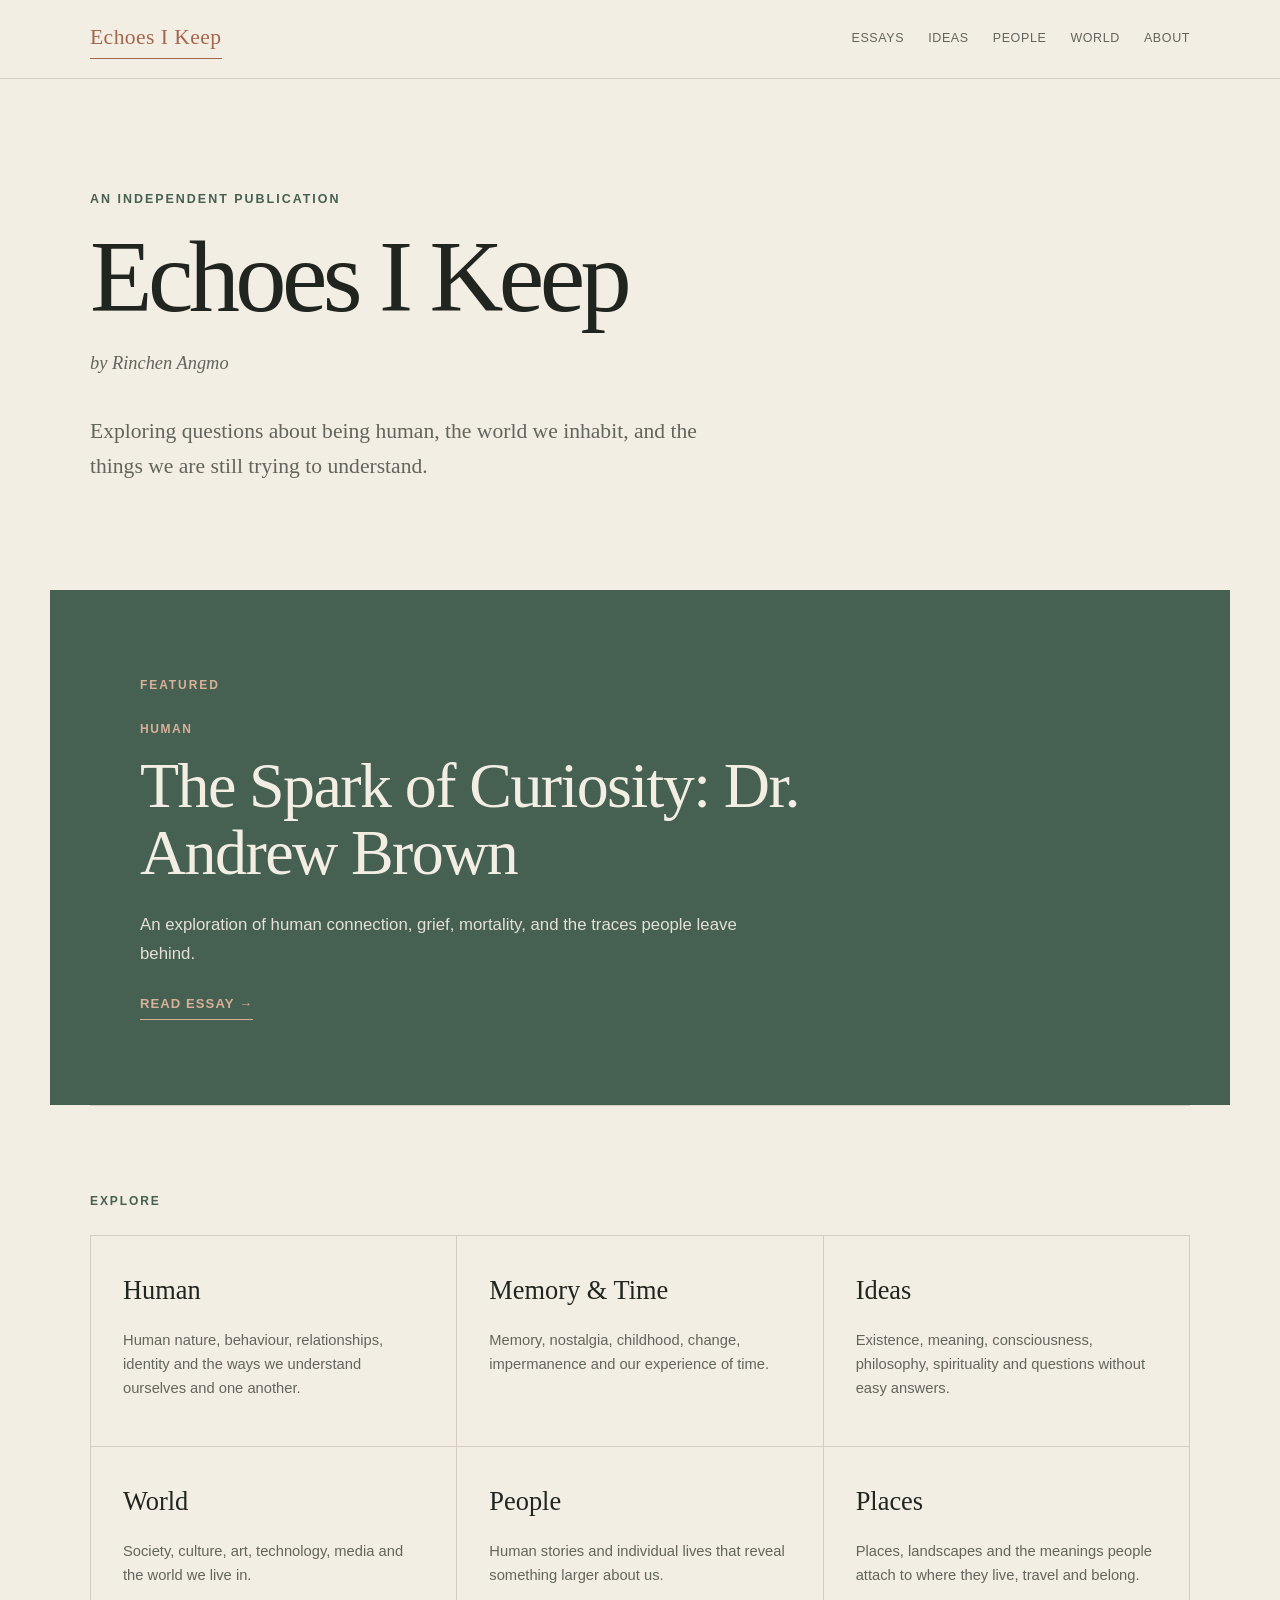
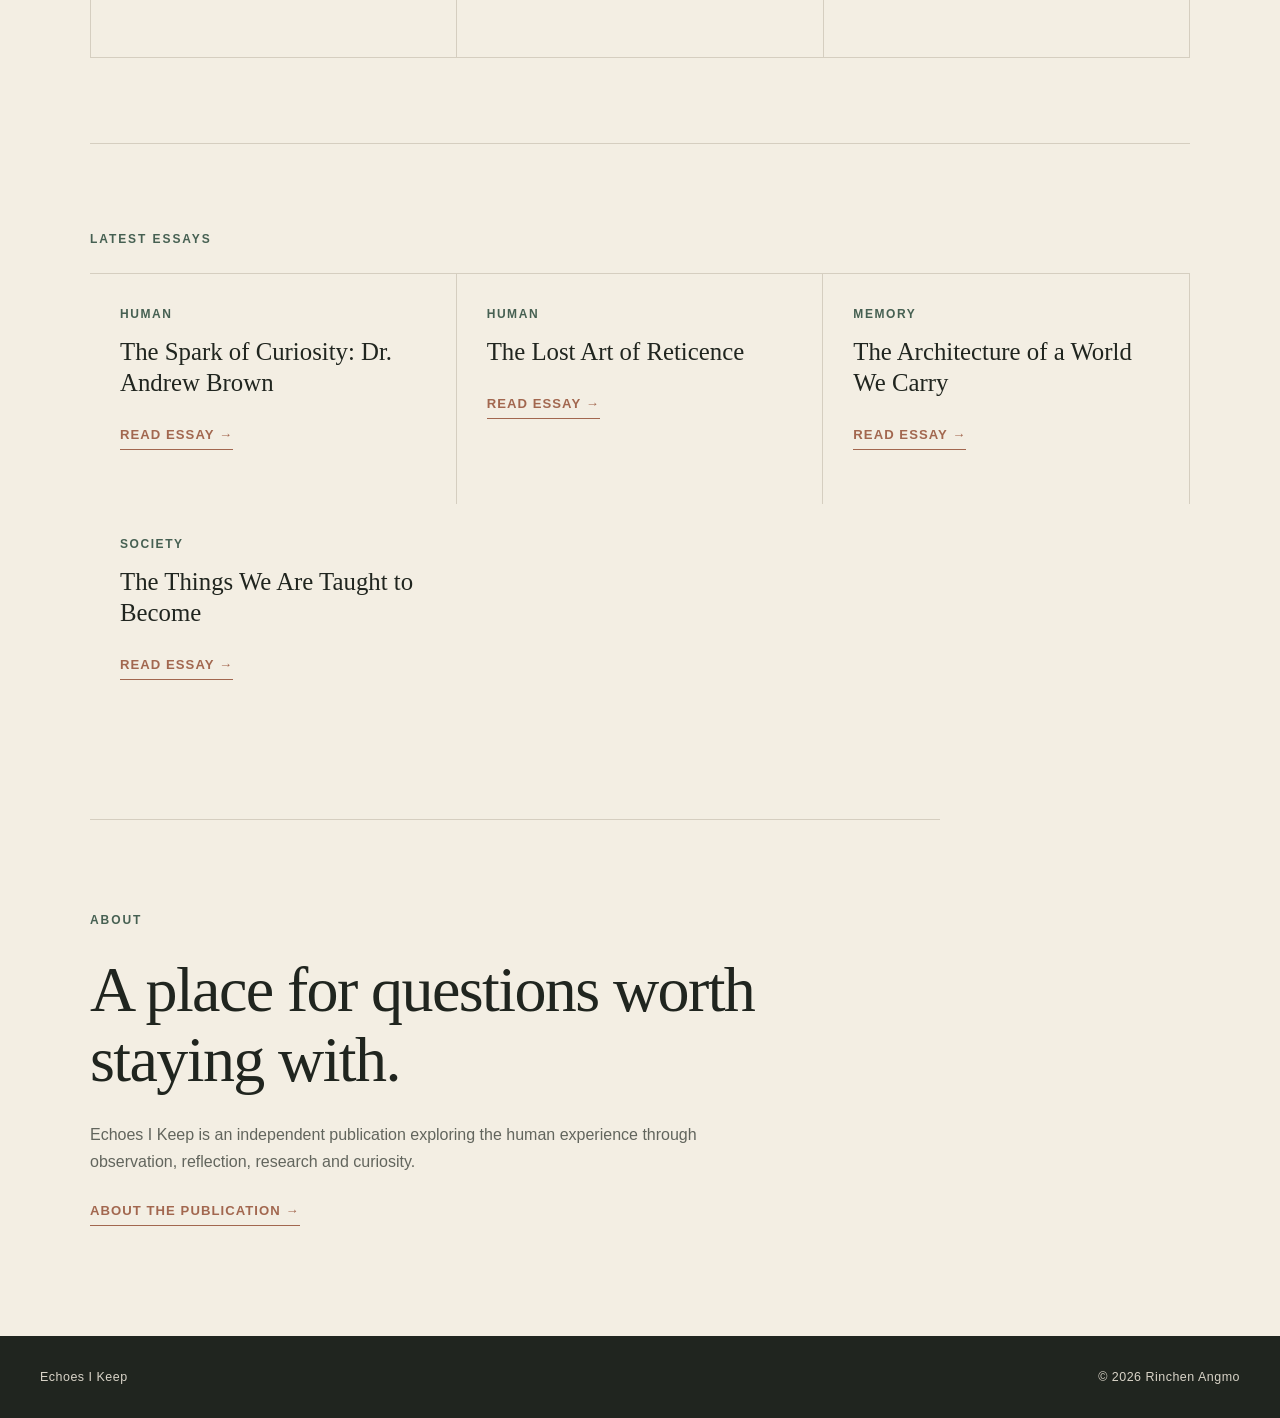
<file: index.html>
<!DOCTYPE html>
<html lang="en">
<head>
    <meta charset="UTF-8">
    <meta name="viewport" content="width=device-width, initial-scale=1.0">

    <title>Echoes I Keep</title>

    <link rel="stylesheet" href="style.css">
</head>

<body>

    <!-- ==============================
         HEADER
         ============================== -->

    <header>

        <nav>

            <a href="index.html" class="logo">
                Echoes I Keep
            </a>

            <div class="nav-links">

                <a href="essays.html">Essays</a>

                <a href="ideas.html">Ideas</a>

                <a href="#">People</a>

                <a href="#">World</a>

                <a href="about.html">About</a>

            </div>

        </nav>

    </header>


    <!-- ==============================
         MAIN
         ============================== -->

    <main>


        <!-- HERO -->

        <section class="hero">

            <p class="eyebrow">
                An independent publication
            </p>

            <h1>
                Echoes I Keep
            </h1>

            <p class="author">
                by Rinchen Angmo
            </p>

            <p class="hero-description">
                Exploring questions about being human,
                the world we inhabit, and the things
                we are still trying to understand.
            </p>

        </section>


        <!-- FEATURED -->

        <section class="featured">

    <p class="section-label">
        Featured
    </p>

    <article class="featured-article">

        <p class="category">
            Human
        </p>

        <h2>
            The Spark of Curiosity: Dr. Andrew Brown
        </h2>

        <p>
            An exploration of human connection, grief,
            mortality, and the traces people leave behind.
        </p>

        <a href="essay-3.html" class="read-link">
            Read essay →
        </a>

    </article>

</section>


        <!-- EXPLORE -->

        <section class="explore">

            <p class="section-label">
                Explore
            </p>

            <div class="category-grid">


                <a href="#" class="category-card">

                    <h3>
                        Human
                    </h3>

                    <p>
                        Human nature, behaviour, relationships,
                        identity and the ways we understand
                        ourselves and one another.
                    </p>

                </a>


                <a href="#" class="category-card">

                    <h3>
                        Memory &amp; Time
                    </h3>

                    <p>
                        Memory, nostalgia, childhood, change,
                        impermanence and our experience of time.
                    </p>

                </a>


                <a href="ideas.html" class="category-card">

                    <h3>
                        Ideas
                    </h3>

                    <p>
                        Existence, meaning, consciousness,
                        philosophy, spirituality and questions
                        without easy answers.
                    </p>

                </a>


                <a href="#" class="category-card">

                    <h3>
                        World
                    </h3>

                    <p>
                        Society, culture, art, technology,
                        media and the world we live in.
                    </p>

                </a>


                <a href="#" class="category-card">

                    <h3>
                        People
                    </h3>

                    <p>
                        Human stories and individual lives
                        that reveal something larger about us.
                    </p>

                </a>


                <a href="#" class="category-card">

                    <h3>
                        Places
                    </h3>

                    <p>
                        Places, landscapes and the meanings
                        people attach to where they live,
                        travel and belong.
                    </p>

                </a>


            </div>

        </section>


        <!-- LATEST ESSAYS -->

<section class="latest">

    <p class="section-label">
        Latest Essays
    </p>

    <div class="article-list">

        <article class="article-preview">

            <p class="category">
                Human
            </p>

            <h3>
                The Spark of Curiosity: Dr. Andrew Brown
            </h3>

            <a href="essay-3.html" class="read-link">
                Read essay →
            </a>

        </article>

 <article class="article-preview">

    <p class="category">
        Human
    </p>

    <h3>
        <a href="essay-4.html">
            The Lost Art of Reticence
        </a>
    </h3>

    <a href="essay-4.html" class="read-link">
        Read essay →
    </a>

</article>
            <article class="article-preview">

                <p class="category">
                    Memory
                </p>

                <h3>
                    <a href="essay-5.html">
                        The Architecture of a World We Carry
                    </a>
                </h3>

                <a href="essay-5.html" class="read-link">
                    Read essay →
                </a>

            </article>

<article class="article-preview">

    <p class="category">
        Society
    </p>

    <h3>
        <a href="essay-6.html">
            The Things We Are Taught to Become
        </a>
    </h3>

    <a href="essay-6.html" class="read-link">
        Read essay →
    </a>

</article>


    </div>

</section>

        <!-- ABOUT -->

        <section class="about-preview">

            <p class="section-label">
                About
            </p>

            <h2>
                A place for questions worth staying with.
            </h2>

            <p>
                Echoes I Keep is an independent publication
                exploring the human experience through
                observation, reflection, research and curiosity.
            </p>

            <a href="#" class="read-link">
                About the publication →
            </a>

        </section>


    </main>


    <!-- ==============================
         FOOTER
         ============================== -->

    <footer>

        <p>
            Echoes I Keep
        </p>

        <p>
            © 2026 Rinchen Angmo
        </p>

    </footer>


    <script src="script.js"></script>

</body>
</html>
</file>
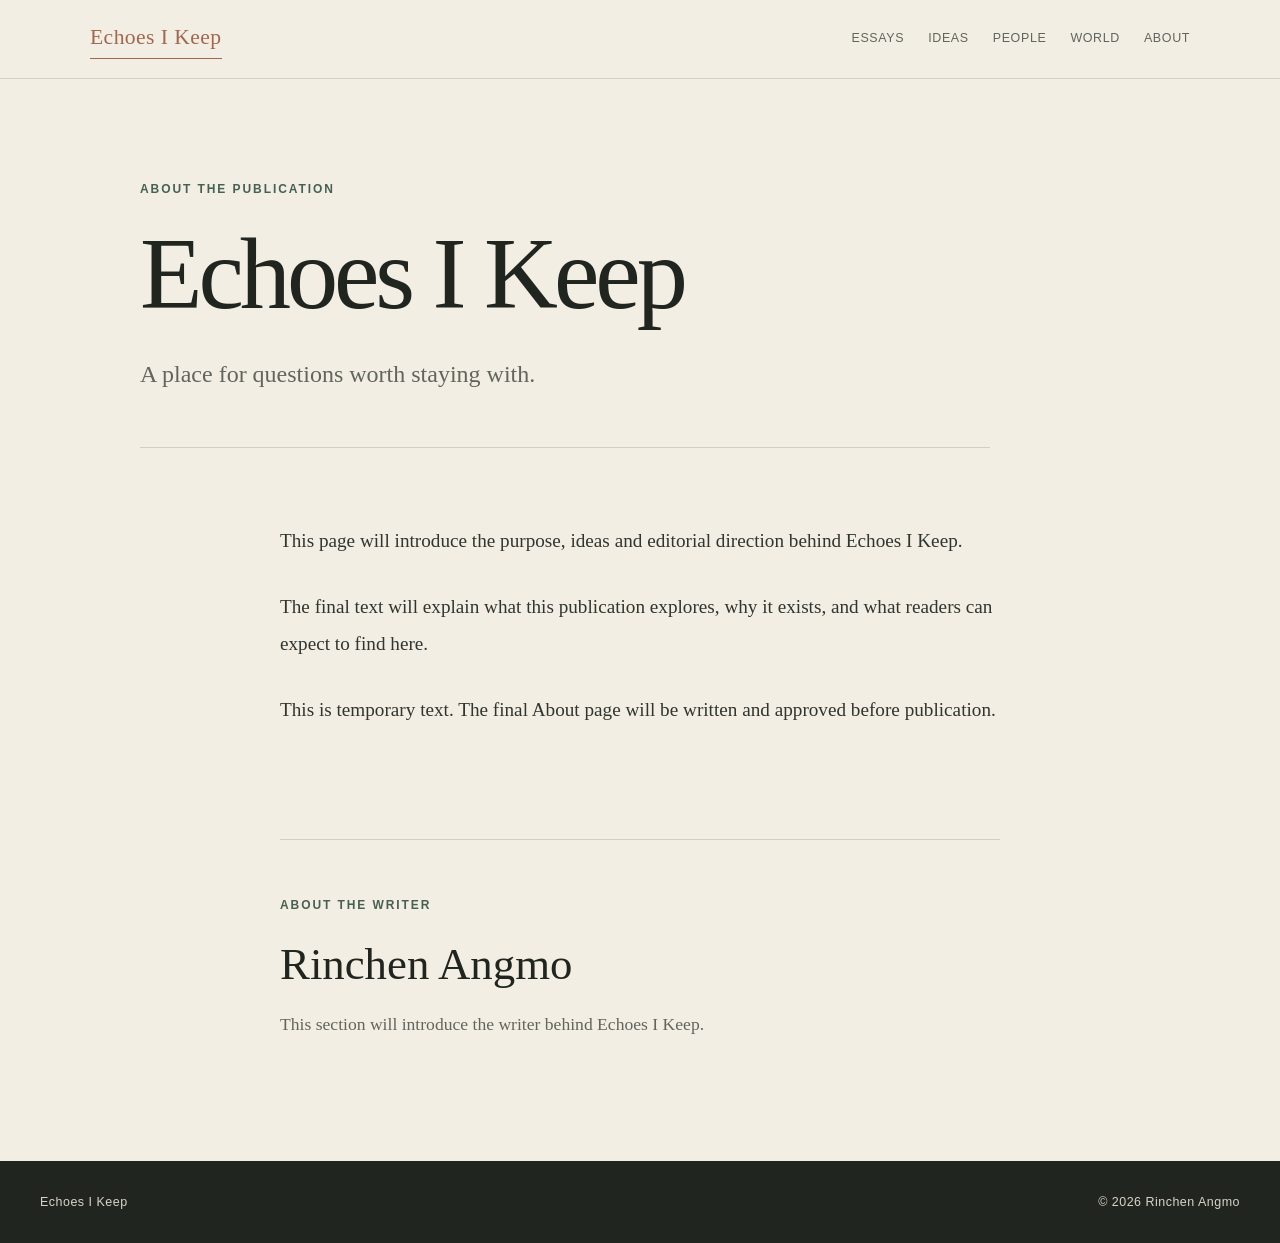
<file: about.html>
<!DOCTYPE html>
<html lang="en">
<head>
    <meta charset="UTF-8">
    <meta name="viewport" content="width=device-width, initial-scale=1.0">

    <title>About — Echoes I Keep</title>

    <link rel="stylesheet" href="style.css">
</head>

<body>

    <!-- HEADER -->

    <header>

        <nav>

            <a href="index.html" class="logo">
                Echoes I Keep
            </a>

            <div class="nav-links">

               <a href="essays.html">Essays</a>

               <a href="ideas.html">Ideas</a>

                <a href="#">People</a>

                <a href="#">World</a>

                <a href="about.html">About</a>

            </div>

        </nav>

    </header>


    <!-- ABOUT PAGE -->

    <main>

        <article class="about-page">

            <header class="about-header">

                <p class="eyebrow">
                    About the publication
                </p>

                <h1>
                    Echoes I Keep
                </h1>

                <p class="about-subtitle">
                    A place for questions worth staying with.
                </p>

            </header>


            <div class="about-content">

                <p>
                    This page will introduce the purpose,
                    ideas and editorial direction behind
                    Echoes I Keep.
                </p>

                <p>
                    The final text will explain what this
                    publication explores, why it exists,
                    and what readers can expect to find here.
                </p>

                <p>
                    This is temporary text. The final
                    About page will be written and approved
                    before publication.
                </p>

            </div>


            <section class="about-author">

                <p class="section-label">
                    About the Writer
                </p>

                <h2>
                    Rinchen Angmo
                </h2>

                <p>
                    This section will introduce the writer
                    behind Echoes I Keep.
                </p>

            </section>


        </article>

    </main>


    <!-- FOOTER -->

    <footer>

        <p>
            Echoes I Keep
        </p>

        <p>
            © 2026 Rinchen Angmo
        </p>

    </footer>


    <script src="script.js"></script>

</body>
</html>
</file>
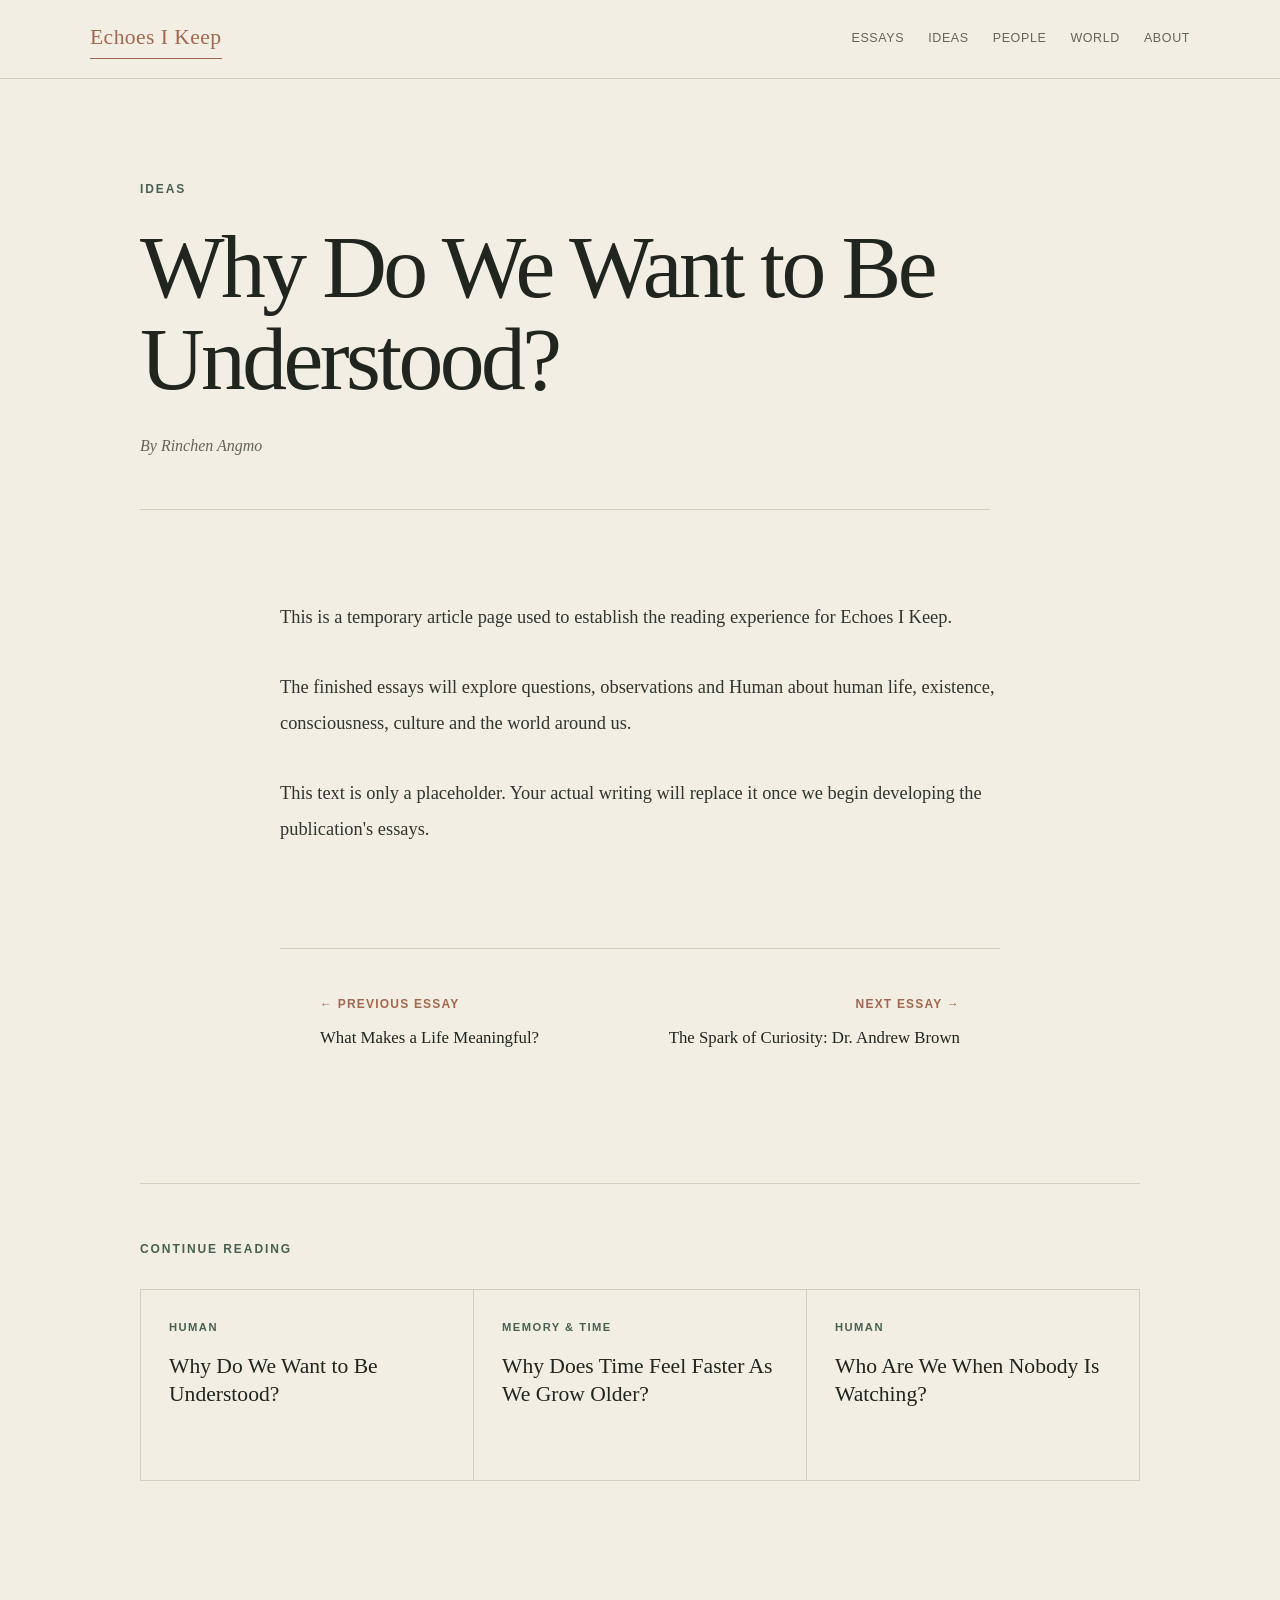
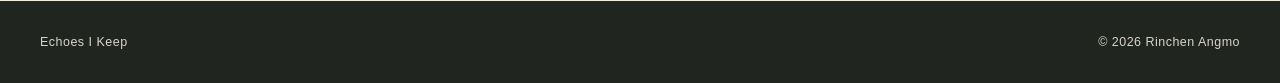
<file: essay-2.html>
<!DOCTYPE html>
<html lang="en">
<head>
    <meta charset="UTF-8">
    <meta name="viewport" content="width=device-width, initial-scale=1.0">

    <title>Essay — Echoes I Keep</title>

    <link rel="stylesheet" href="style.css">
</head>

<body>

    <!-- HEADER -->

    <header>

        <nav>

           <a href="index.html" class="logo active">Echoes I Keep</a>

            <div class="nav-links">

                <a href="index.html">Essays</a>

                <a href="#">Ideas</a>

                <a href="#">People</a>

                <a href="#">World</a>

                <a href="#">About</a>

            </div>

        </nav>

    </header>


    <!-- ARTICLE -->

    <main>

        <article class="essay-page">

            <header class="essay-header">

                <p class="category">
                    Ideas
                </p>

                <h1>
                    Why Do We Want to Be Understood?
                </h1>

                <p class="essay-author">
                    By Rinchen Angmo
                </p>

            </header>


            <div class="essay-body">

                <p>
                    This is a temporary article page used to
                    establish the reading experience for
                    Echoes I Keep.
                </p>

                <p>
                    The finished essays will explore questions,
                    observations and Human about human life,
                    existence, consciousness, culture and the
                    world around us.
                </p>

                <p>
                    This text is only a placeholder. Your actual
                    writing will replace it once we begin
                    developing the publication's essays.
                </p>

            </div>


            <!-- ARTICLE NAVIGATION -->

            <nav class="essay-navigation">

                <a href="essay.html" class="previous-essay">

    <span>
        ← Previous Essay
    </span>

    <strong>
        What Makes a Life Meaningful?
    </strong>

</a>


               <a href="essay-3.html" class="next-essay">

    <span>
        Next Essay →
    </span>

    <strong>
        The Spark of Curiosity: Dr. Andrew Brown
    </strong>

</a>
            </nav>


            <!-- RELATED ESSAYS -->

            <section class="related-essays">

                <p class="section-label">
                    Continue Reading
                </p>

                <div class="related-grid">

                    <a href="#" class="related-card">

                        <p class="category">
                            Human
                        </p>

                        <h3>
                            Why Do We Want to Be Understood?
                        </h3>

                    </a>


                    <a href="#" class="related-card">

                        <p class="category">
                            Memory &amp; Time
                        </p>

                        <h3>
                            Why Does Time Feel Faster As We Grow Older?
                        </h3>

                    </a>


                    <a href="#" class="related-card">

                        <p class="category">
                            Human
                        </p>

                        <h3>
                            Who Are We When Nobody Is Watching?
                        </h3>

                    </a>

                </div>

            </section>

        </article>

    </main>


    <!-- FOOTER -->

    <footer>

        <p>
            Echoes I Keep
        </p>

        <p>
            © 2026 Rinchen Angmo
        </p>

    </footer>


    <script src="script.js"></script>

</body>
</html>
</file>
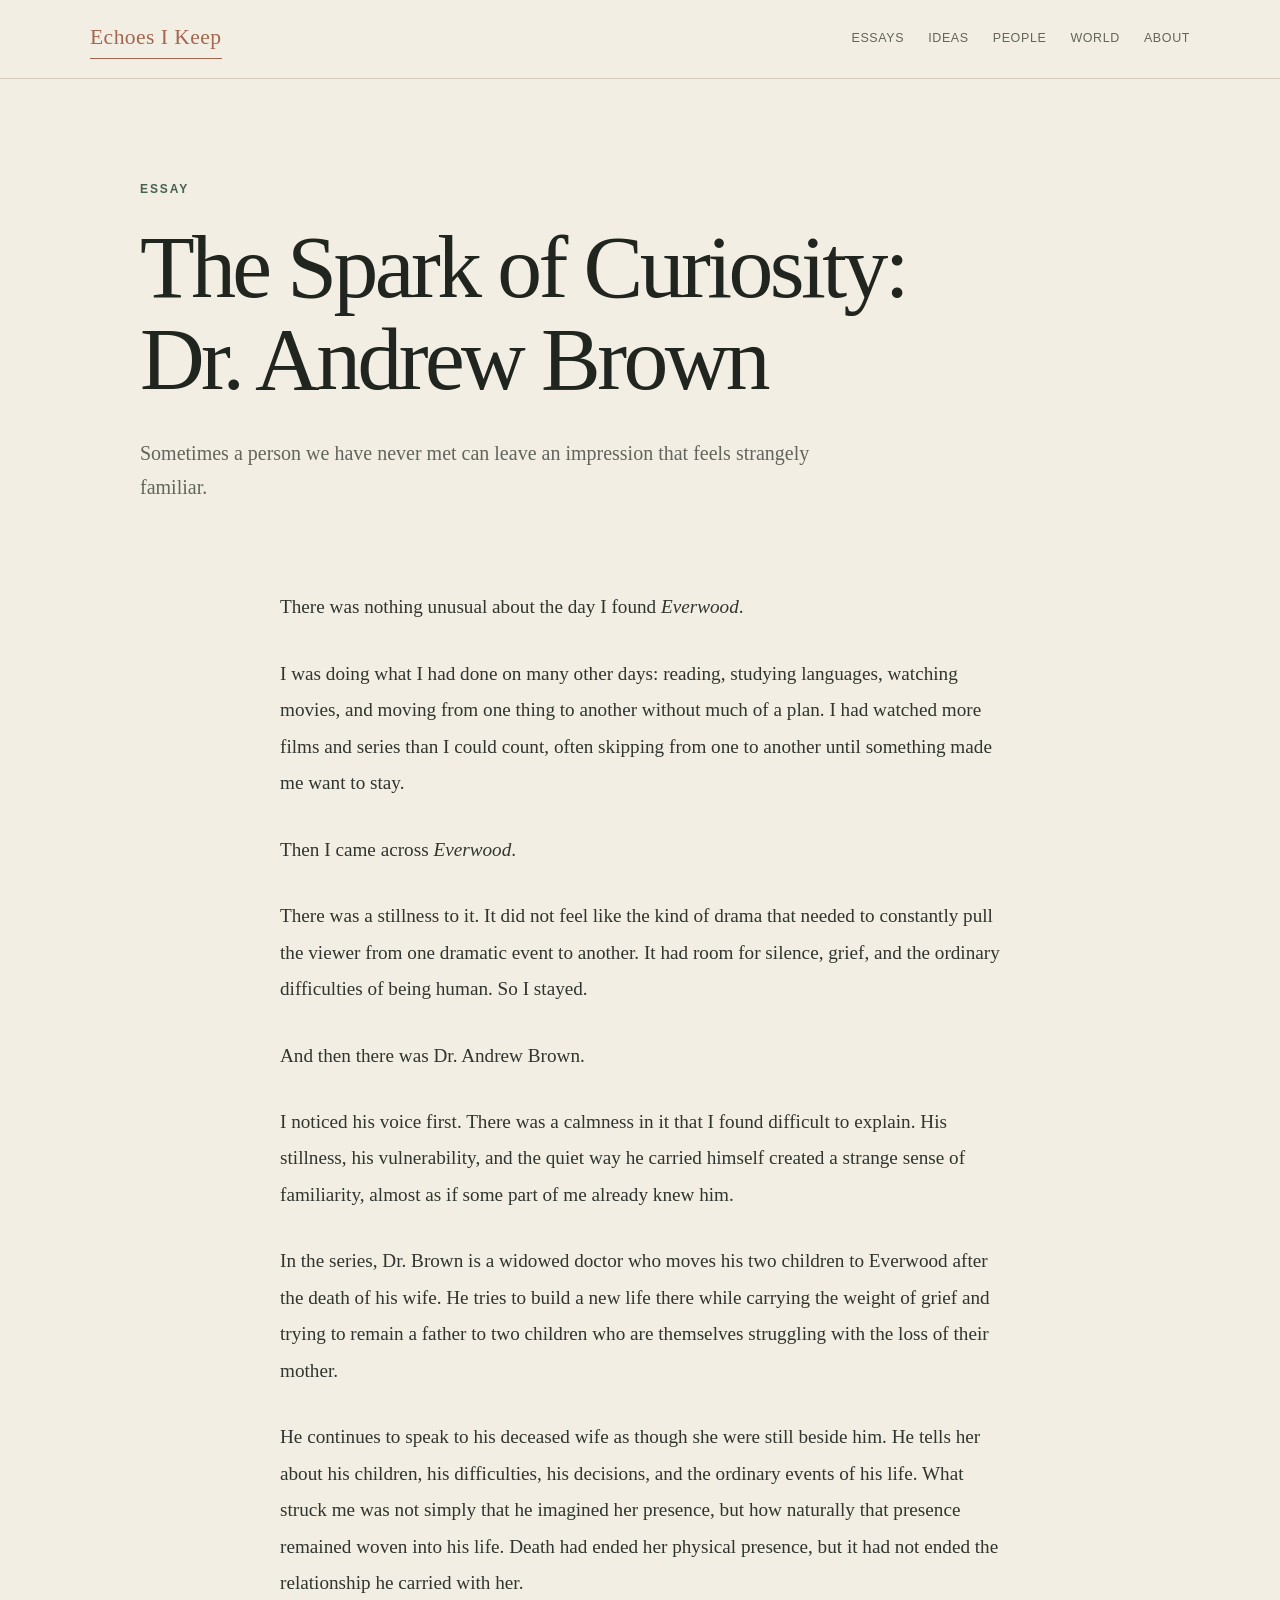
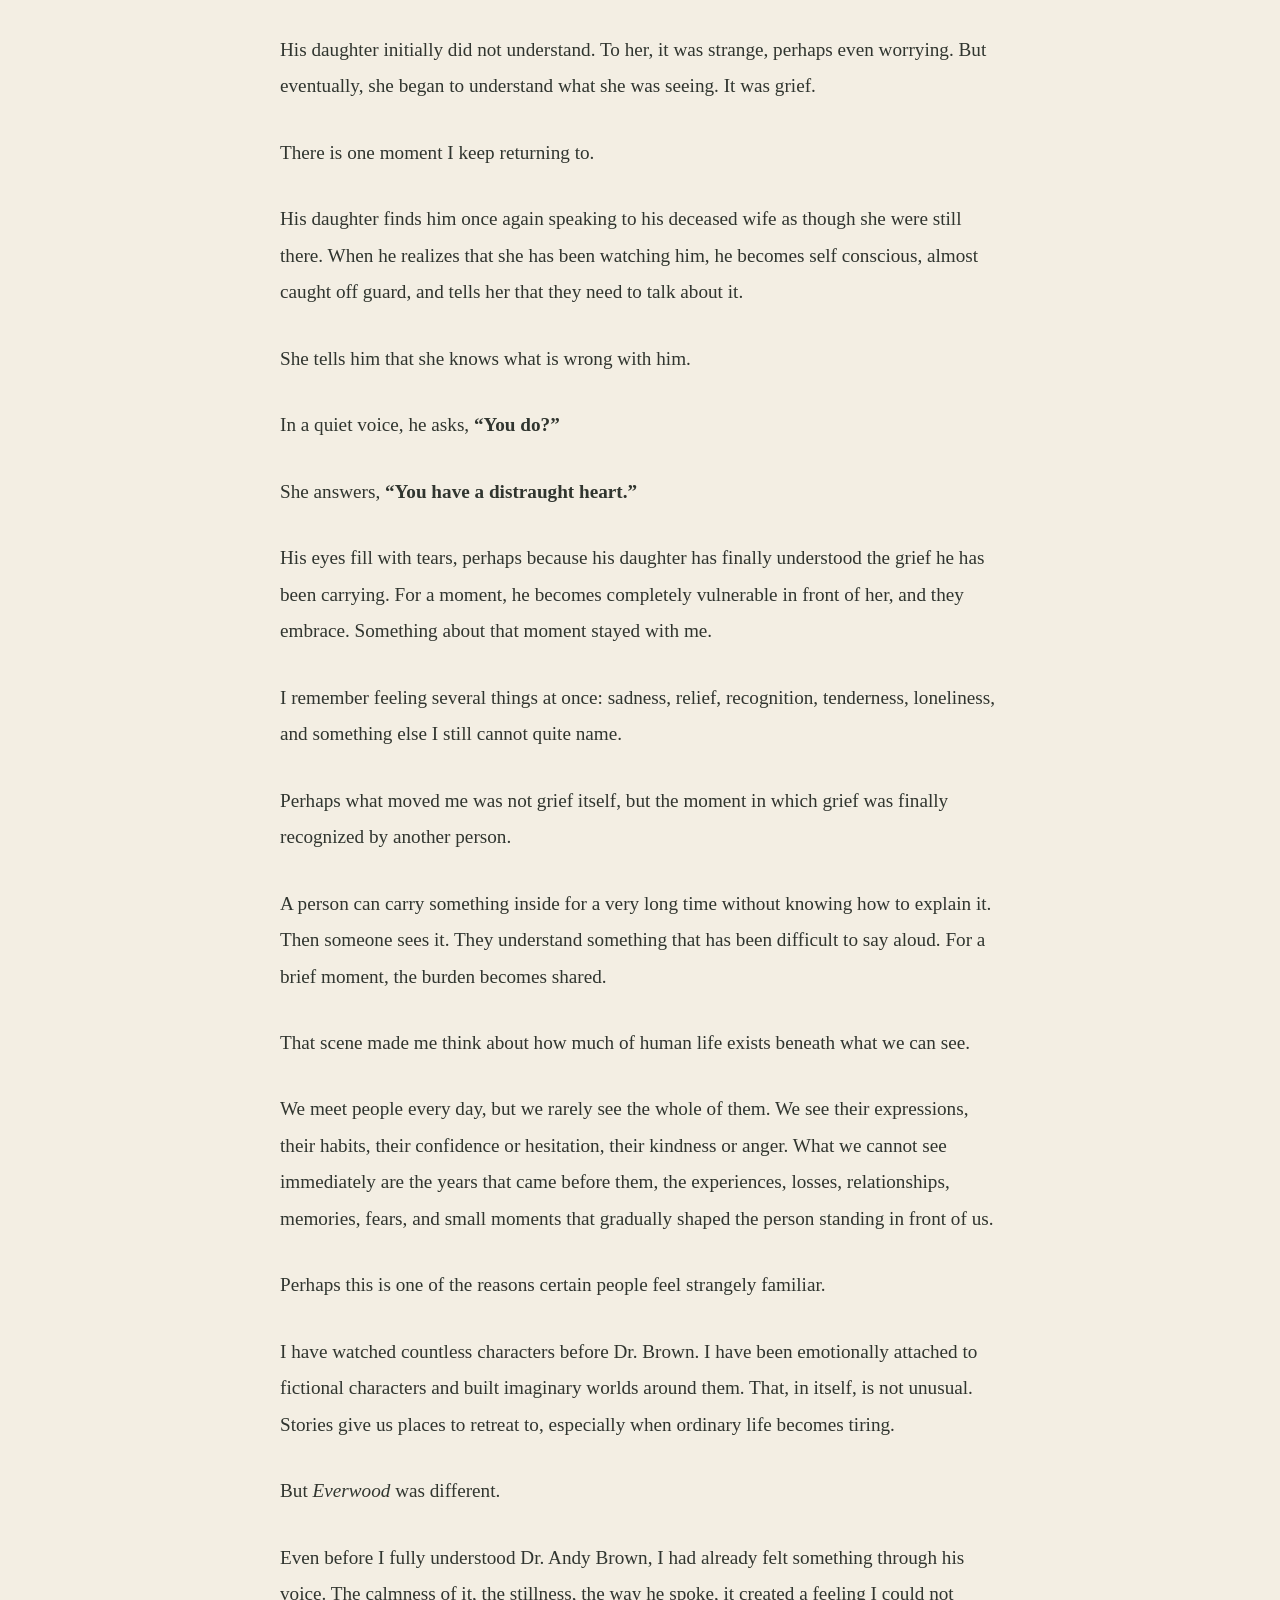
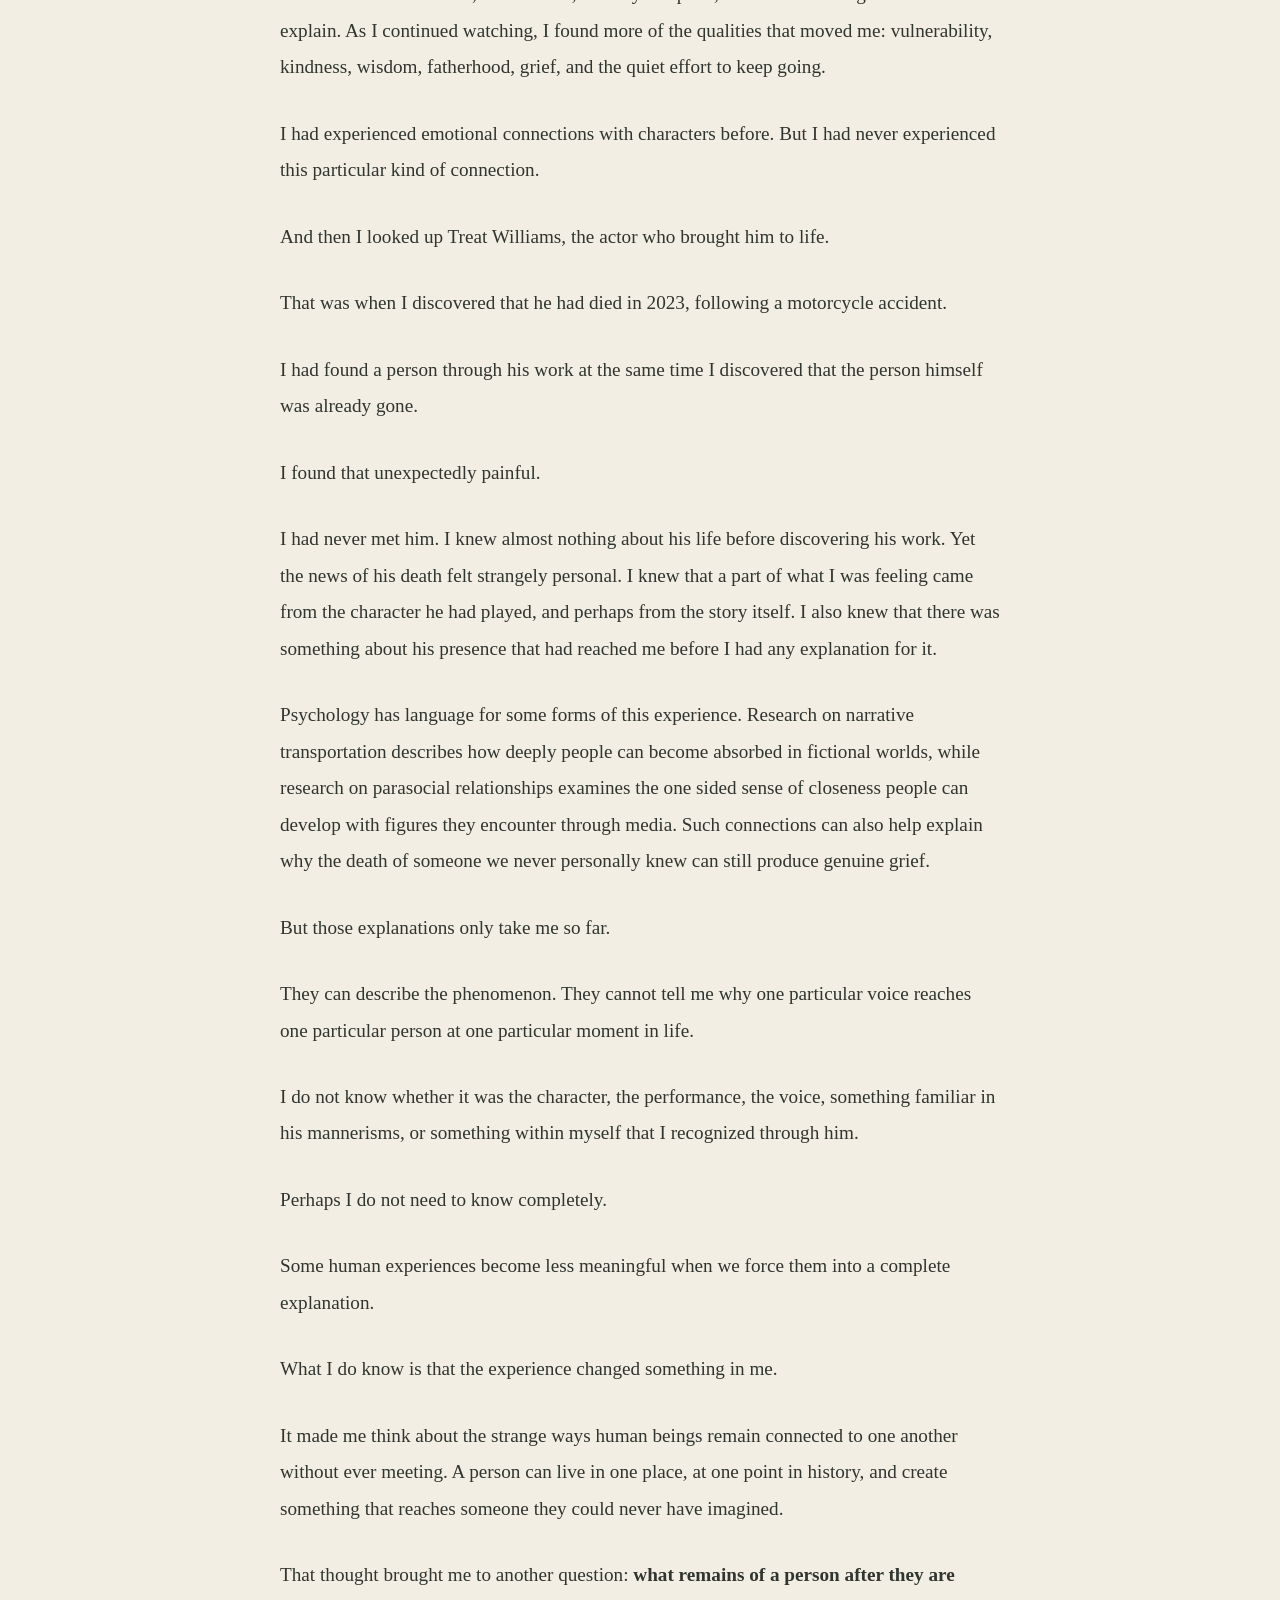
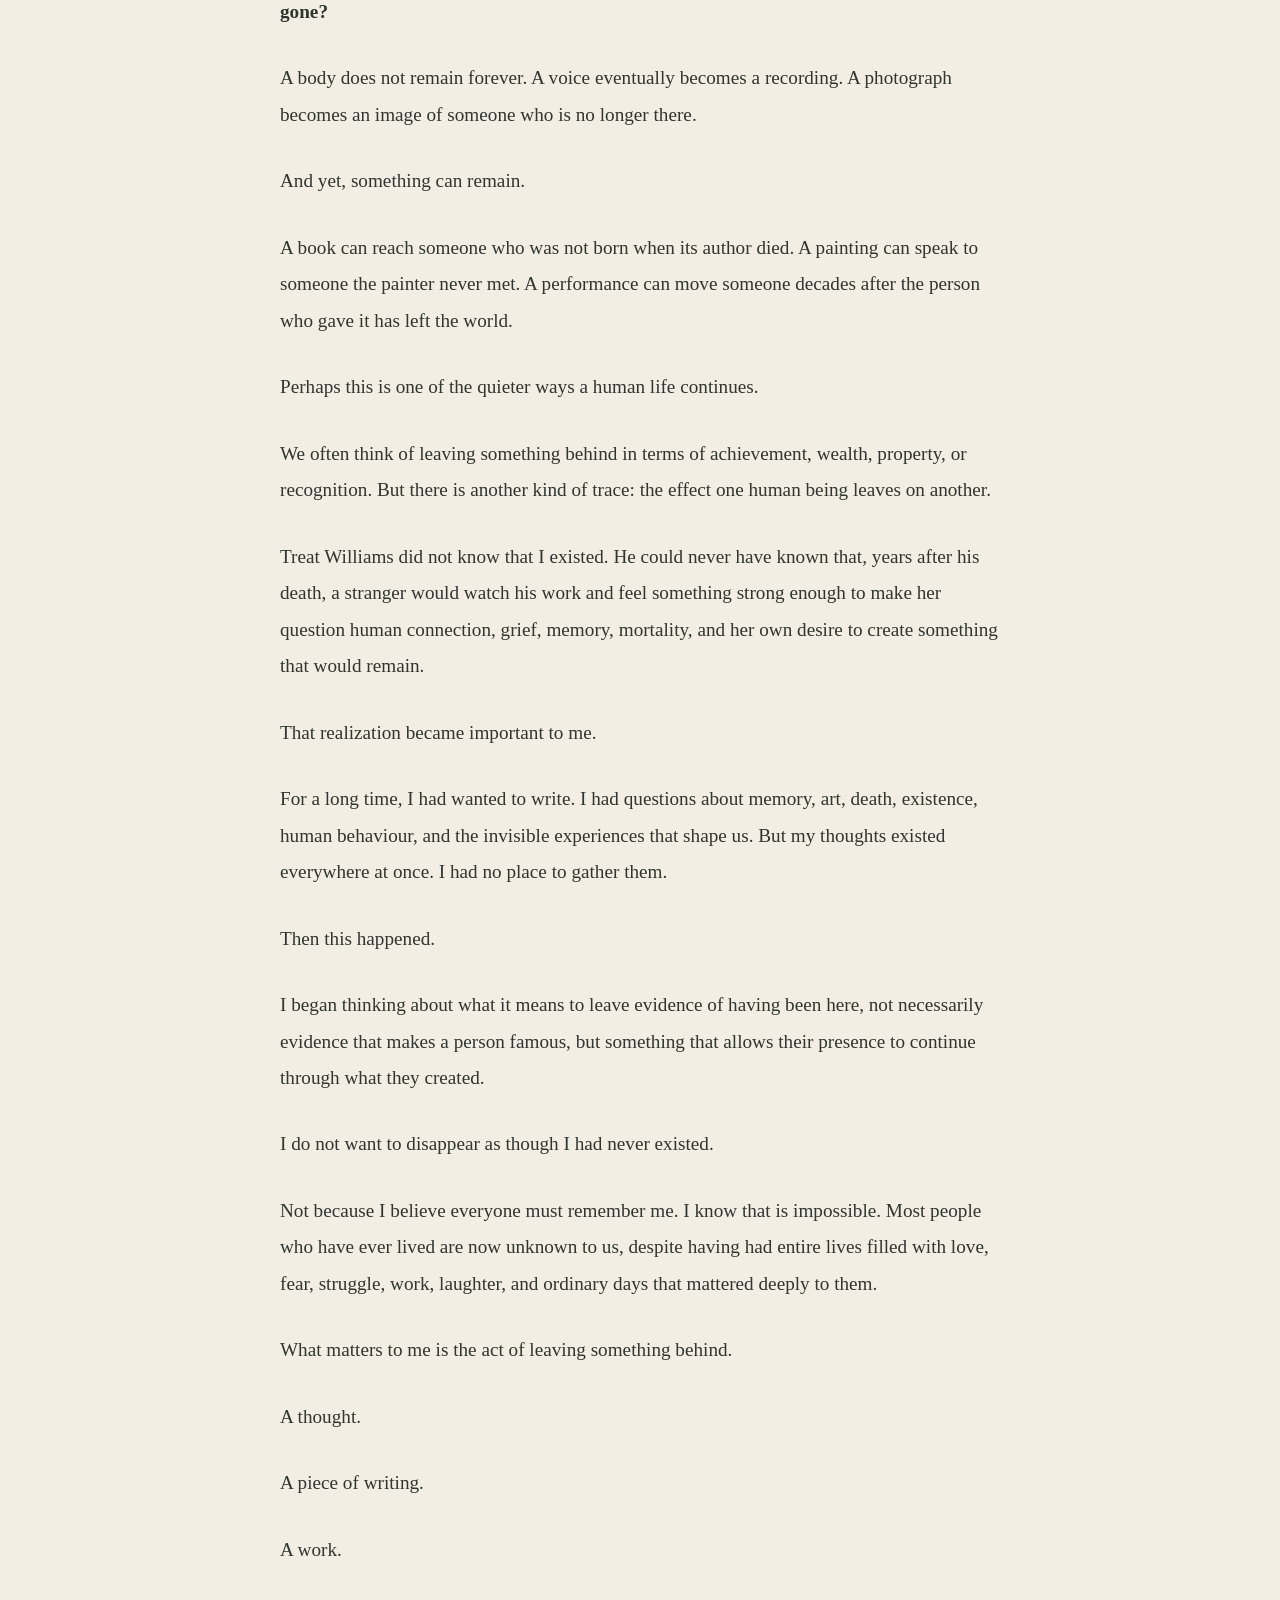
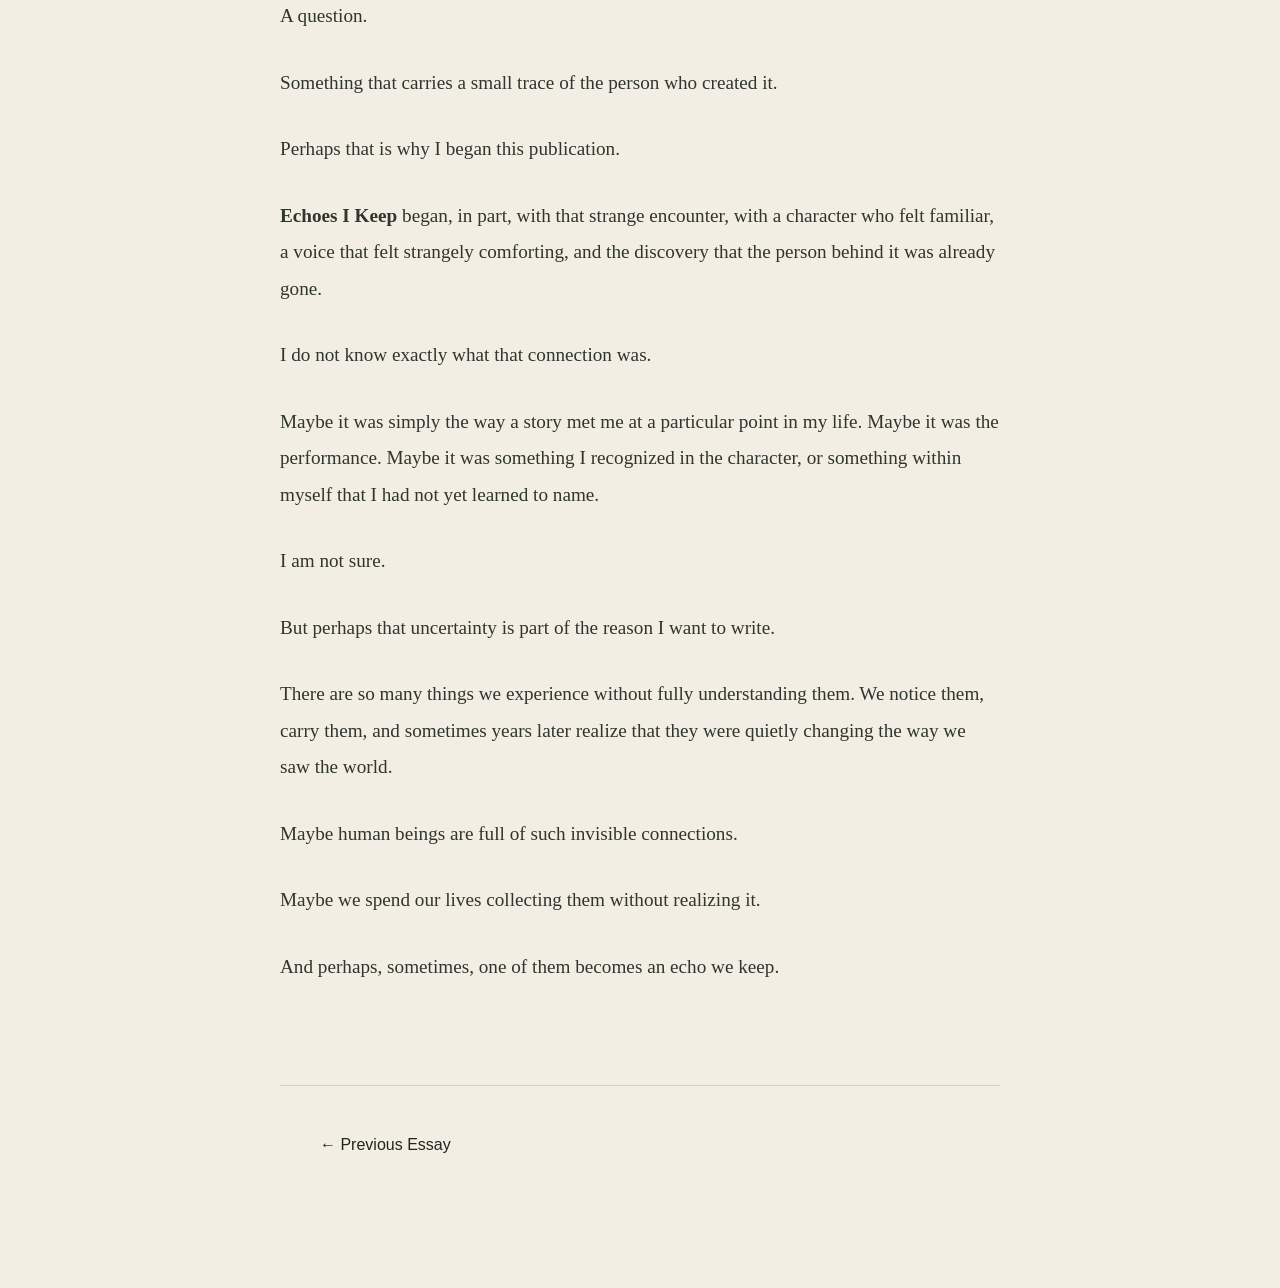
<file: essay-3.html>
<!DOCTYPE html>
<html lang="en">
<head>
    <meta charset="UTF-8">
    <meta name="viewport" content="width=device-width, initial-scale=1.0">

    <title>The Spark of Curiosity: Dr. Andrew Brown | Echoes I Keep</title>

    <link rel="stylesheet" href="style.css">
</head>

<body>

    <header>

        <nav>

            <a href="index.html" class="logo active">Echoes I Keep</a>

            <div class="nav-links">

                <a href="essays.html">Essays</a>

                <a href="ideas.html">Ideas</a>

                <a href="#">People</a>

                <a href="#">World</a>

                <a href="about.html">About</a>

            </div>

        </nav>

    </header>


    <main class="essay-page">

        <article>

            <p class="essay-category">ESSAY</p>

            <h1>The Spark of Curiosity: Dr. Andrew Brown</h1>

            <p class="essay-intro">
                Sometimes a person we have never met can leave an impression that feels strangely familiar.
            </p>


            <div class="essay-content">

                <p>
                    There was nothing unusual about the day I found <em>Everwood</em>.
                </p>

                <p>
                    I was doing what I had done on many other days: reading, studying languages, watching movies, and moving from one thing to another without much of a plan. I had watched more films and series than I could count, often skipping from one to another until something made me want to stay.
                </p>

                <p>
                    Then I came across <em>Everwood</em>.
                </p>

                <p>
                    There was a stillness to it. It did not feel like the kind of drama that needed to constantly pull the viewer from one dramatic event to another. It had room for silence, grief, and the ordinary difficulties of being human. So I stayed.
                </p>

                <p>
                    And then there was Dr. Andrew Brown.
                </p>

                <p>
                    I noticed his voice first. There was a calmness in it that I found difficult to explain. His stillness, his vulnerability, and the quiet way he carried himself created a strange sense of familiarity, almost as if some part of me already knew him.
                </p>

                <p>
                    In the series, Dr. Brown is a widowed doctor who moves his two children to Everwood after the death of his wife. He tries to build a new life there while carrying the weight of grief and trying to remain a father to two children who are themselves struggling with the loss of their mother.
                </p>

                <p>
                    He continues to speak to his deceased wife as though she were still beside him. He tells her about his children, his difficulties, his decisions, and the ordinary events of his life. What struck me was not simply that he imagined her presence, but how naturally that presence remained woven into his life. Death had ended her physical presence, but it had not ended the relationship he carried with her.
                </p>

                <p>
                    His daughter initially did not understand. To her, it was strange, perhaps even worrying. But eventually, she began to understand what she was seeing. It was grief.
                </p>

                <p>
                    There is one moment I keep returning to.
                </p>

                <p>
                    His daughter finds him once again speaking to his deceased wife as though she were still there. When he realizes that she has been watching him, he becomes self conscious, almost caught off guard, and tells her that they need to talk about it.
                </p>

                <p>
                    She tells him that she knows what is wrong with him.
                </p>

                <p>
                    In a quiet voice, he asks, <strong>“You do?”</strong>
                </p>

                <p>
                    She answers, <strong>“You have a distraught heart.”</strong>
                </p>

                <p>
                    His eyes fill with tears, perhaps because his daughter has finally understood the grief he has been carrying. For a moment, he becomes completely vulnerable in front of her, and they embrace. Something about that moment stayed with me.
                </p>

                <p>
                    I remember feeling several things at once: sadness, relief, recognition, tenderness, loneliness, and something else I still cannot quite name.
                </p>

                <p>
                    Perhaps what moved me was not grief itself, but the moment in which grief was finally recognized by another person.
                </p>

                <p>
                    A person can carry something inside for a very long time without knowing how to explain it. Then someone sees it. They understand something that has been difficult to say aloud. For a brief moment, the burden becomes shared.
                </p>

                <p>
                    That scene made me think about how much of human life exists beneath what we can see.
                </p>

                <p>
                    We meet people every day, but we rarely see the whole of them. We see their expressions, their habits, their confidence or hesitation, their kindness or anger. What we cannot see immediately are the years that came before them, the experiences, losses, relationships, memories, fears, and small moments that gradually shaped the person standing in front of us.
                </p>

                <p>
                    Perhaps this is one of the reasons certain people feel strangely familiar.
                </p>

                <p>
                    I have watched countless characters before Dr. Brown. I have been emotionally attached to fictional characters and built imaginary worlds around them. That, in itself, is not unusual. Stories give us places to retreat to, especially when ordinary life becomes tiring.
                </p>

                <p>
                    But <em>Everwood</em> was different.
                </p>

                <p>
                    Even before I fully understood Dr. Andy Brown, I had already felt something through his voice. The calmness of it, the stillness, the way he spoke, it created a feeling I could not explain. As I continued watching, I found more of the qualities that moved me: vulnerability, kindness, wisdom, fatherhood, grief, and the quiet effort to keep going.
                </p>

                <p>
                    I had experienced emotional connections with characters before. But I had never experienced this particular kind of connection.
                </p>

                <p>
                    And then I looked up Treat Williams, the actor who brought him to life.
                </p>

                <p>
                    That was when I discovered that he had died in 2023, following a motorcycle accident.
                </p>

                <p>
                    I had found a person through his work at the same time I discovered that the person himself was already gone.
                </p>

                <p>
                    I found that unexpectedly painful.
                </p>

                <p>
                    I had never met him. I knew almost nothing about his life before discovering his work. Yet the news of his death felt strangely personal. I knew that a part of what I was feeling came from the character he had played, and perhaps from the story itself. I also knew that there was something about his presence that had reached me before I had any explanation for it.
                </p>

                <p>
                    Psychology has language for some forms of this experience. Research on narrative transportation describes how deeply people can become absorbed in fictional worlds, while research on parasocial relationships examines the one sided sense of closeness people can develop with figures they encounter through media. Such connections can also help explain why the death of someone we never personally knew can still produce genuine grief.
                </p>

                <p>
                    But those explanations only take me so far.
                </p>

                <p>
                    They can describe the phenomenon. They cannot tell me why one particular voice reaches one particular person at one particular moment in life.
                </p>

                <p>
                    I do not know whether it was the character, the performance, the voice, something familiar in his mannerisms, or something within myself that I recognized through him.
                </p>

                <p>
                    Perhaps I do not need to know completely.
                </p>

                <p>
                    Some human experiences become less meaningful when we force them into a complete explanation.
                </p>

                <p>
                    What I do know is that the experience changed something in me.
                </p>

                <p>
                    It made me think about the strange ways human beings remain connected to one another without ever meeting. A person can live in one place, at one point in history, and create something that reaches someone they could never have imagined.
                </p>

                <p>
                    That thought brought me to another question: <strong>what remains of a person after they are gone?</strong>
                </p>

                <p>
                    A body does not remain forever. A voice eventually becomes a recording. A photograph becomes an image of someone who is no longer there.
                </p>

                <p>
                    And yet, something can remain.
                </p>

                <p>
                    A book can reach someone who was not born when its author died. A painting can speak to someone the painter never met. A performance can move someone decades after the person who gave it has left the world.
                </p>

                <p>
                    Perhaps this is one of the quieter ways a human life continues.
                </p>

                <p>
                    We often think of leaving something behind in terms of achievement, wealth, property, or recognition. But there is another kind of trace: the effect one human being leaves on another.
                </p>

                <p>
                    Treat Williams did not know that I existed. He could never have known that, years after his death, a stranger would watch his work and feel something strong enough to make her question human connection, grief, memory, mortality, and her own desire to create something that would remain.
                </p>

                <p>
                    That realization became important to me.
                </p>

                <p>
                    For a long time, I had wanted to write. I had questions about memory, art, death, existence, human behaviour, and the invisible experiences that shape us. But my thoughts existed everywhere at once. I had no place to gather them.
                </p>

                <p>
                    Then this happened.
                </p>

                <p>
                    I began thinking about what it means to leave evidence of having been here, not necessarily evidence that makes a person famous, but something that allows their presence to continue through what they created.
                </p>

                <p>
                    I do not want to disappear as though I had never existed.
                </p>

                <p>
                    Not because I believe everyone must remember me. I know that is impossible. Most people who have ever lived are now unknown to us, despite having had entire lives filled with love, fear, struggle, work, laughter, and ordinary days that mattered deeply to them.
                </p>

                <p>
                    What matters to me is the act of leaving something behind.
                </p>

                <p>
                    A thought.
                </p>

                <p>
                    A piece of writing.
                </p>

                <p>
                    A work.
                </p>

                <p>
                    A question.
                </p>

                <p>
                    Something that carries a small trace of the person who created it.
                </p>

                <p>
                    Perhaps that is why I began this publication.
                </p>

                <p>
                    <strong>Echoes I Keep</strong> began, in part, with that strange encounter, with a character who felt familiar, a voice that felt strangely comforting, and the discovery that the person behind it was already gone.
                </p>

                <p>
                    I do not know exactly what that connection was.
                </p>

                <p>
                    Maybe it was simply the way a story met me at a particular point in my life. Maybe it was the performance. Maybe it was something I recognized in the character, or something within myself that I had not yet learned to name.
                </p>

                <p>
                    I am not sure.
                </p>

                <p>
                    But perhaps that uncertainty is part of the reason I want to write.
                </p>

                <p>
                    There are so many things we experience without fully understanding them. We notice them, carry them, and sometimes years later realize that they were quietly changing the way we saw the world.
                </p>

                <p>
                    Maybe human beings are full of such invisible connections.
                </p>

                <p>
                    Maybe we spend our lives collecting them without realizing it.
                </p>

                               <p>
                    And perhaps, sometimes, one of them becomes an echo we keep.
                </p>

            </div>


            <nav class="essay-navigation">

                <a href="essay-2.html" class="previous-essay">
                    ← Previous Essay
                </a>

            </nav>


        </article>
</file>
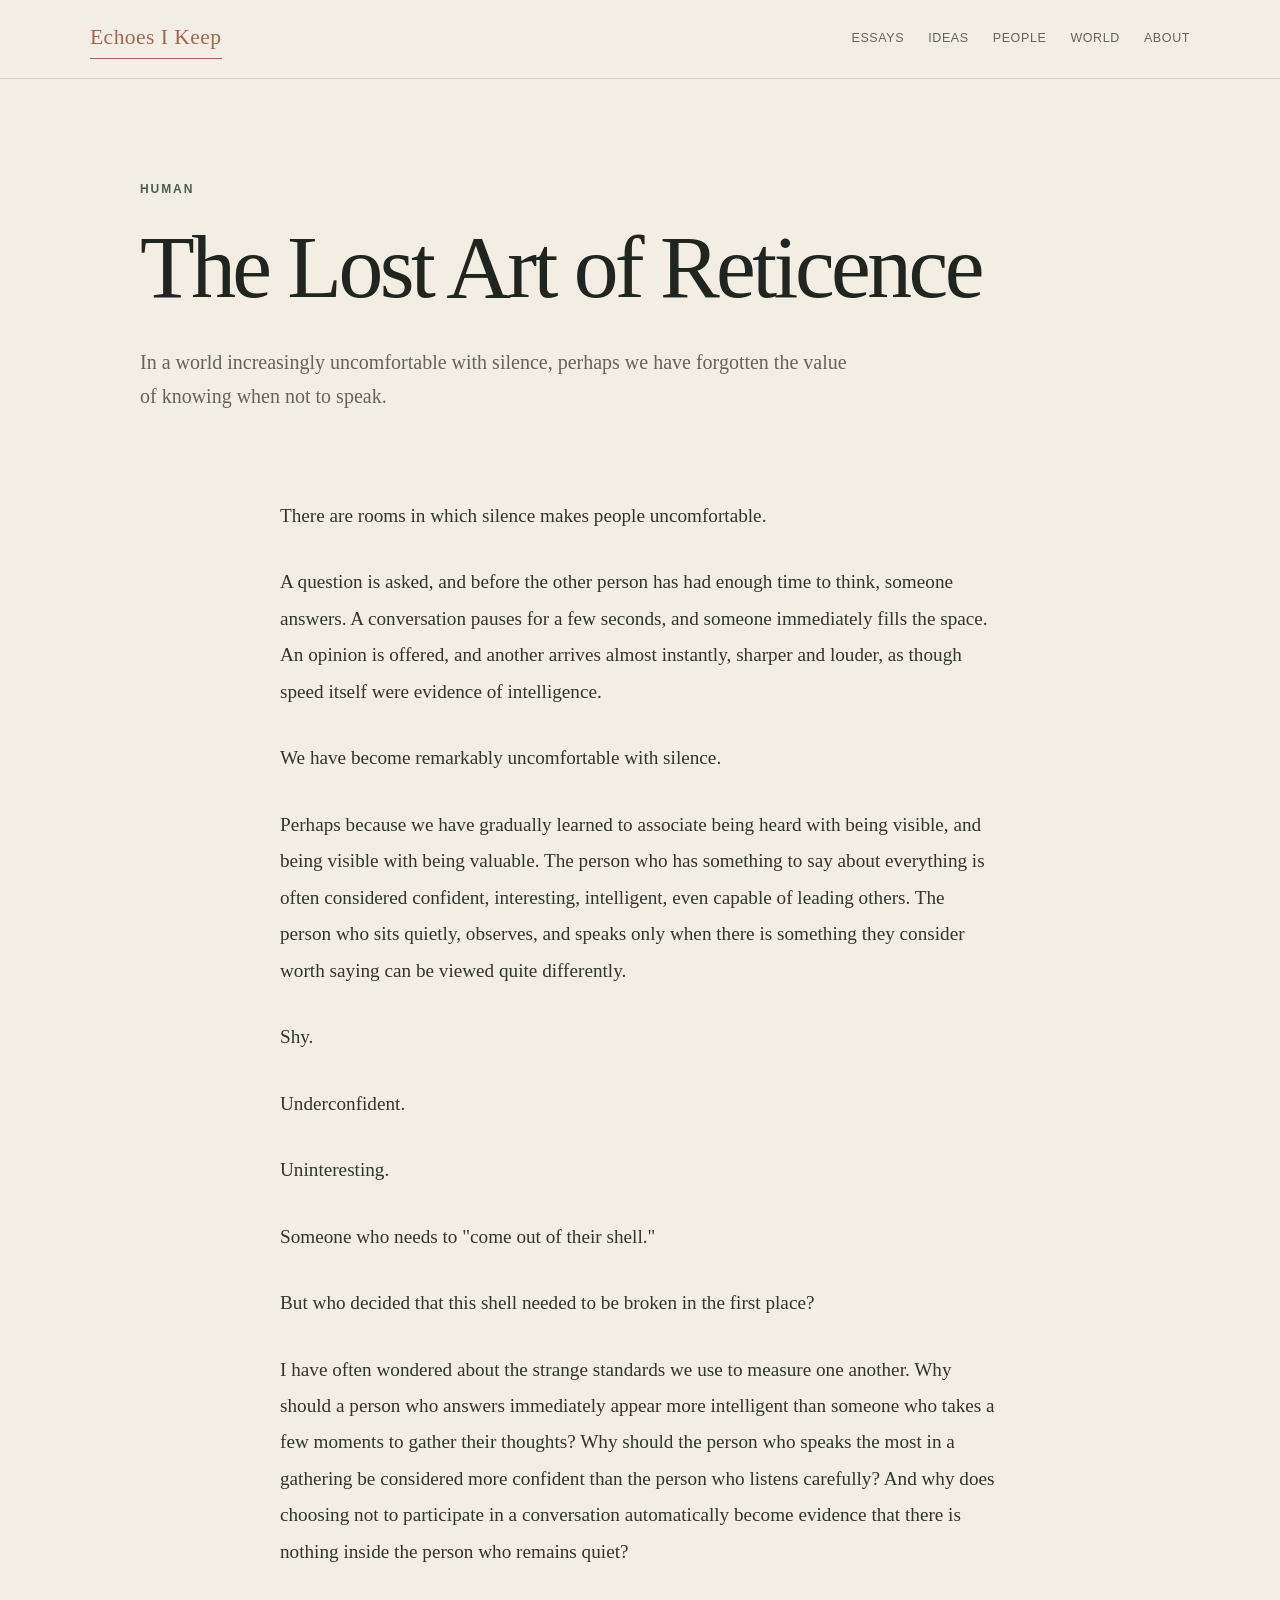
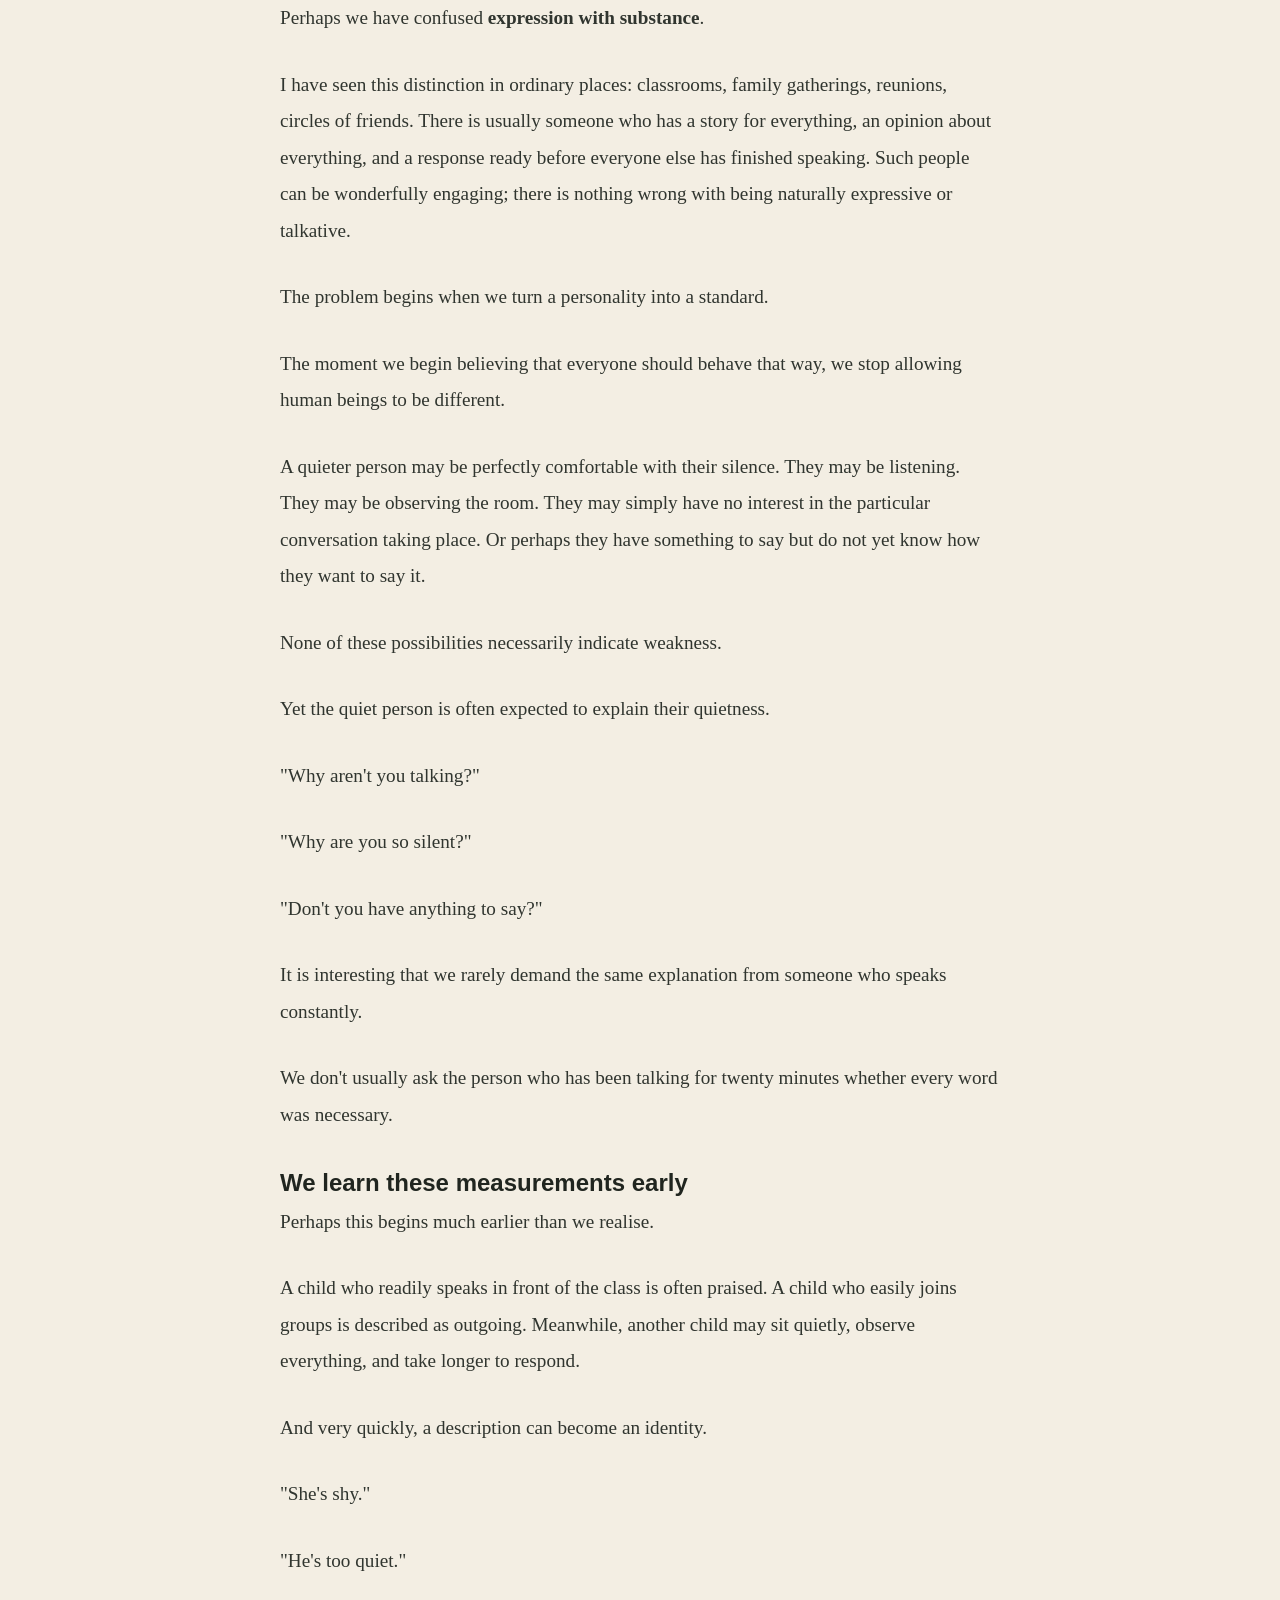
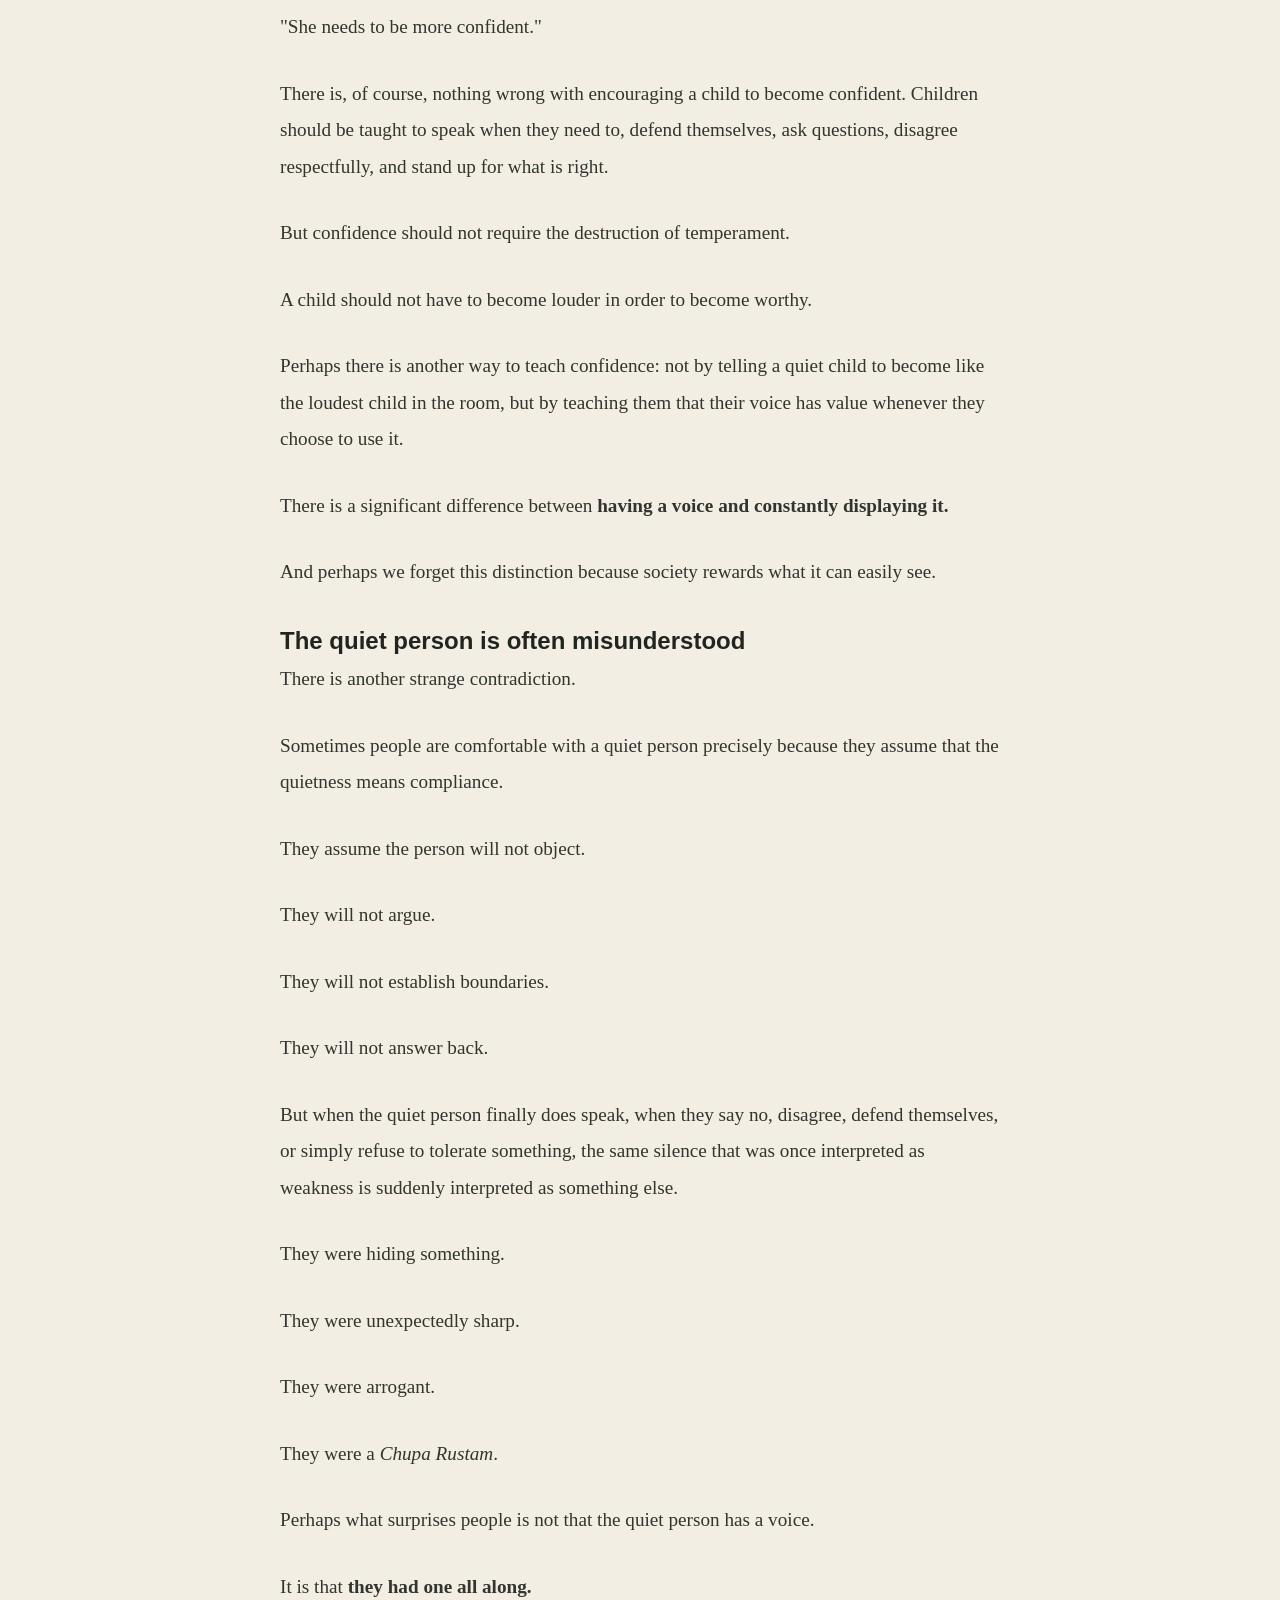
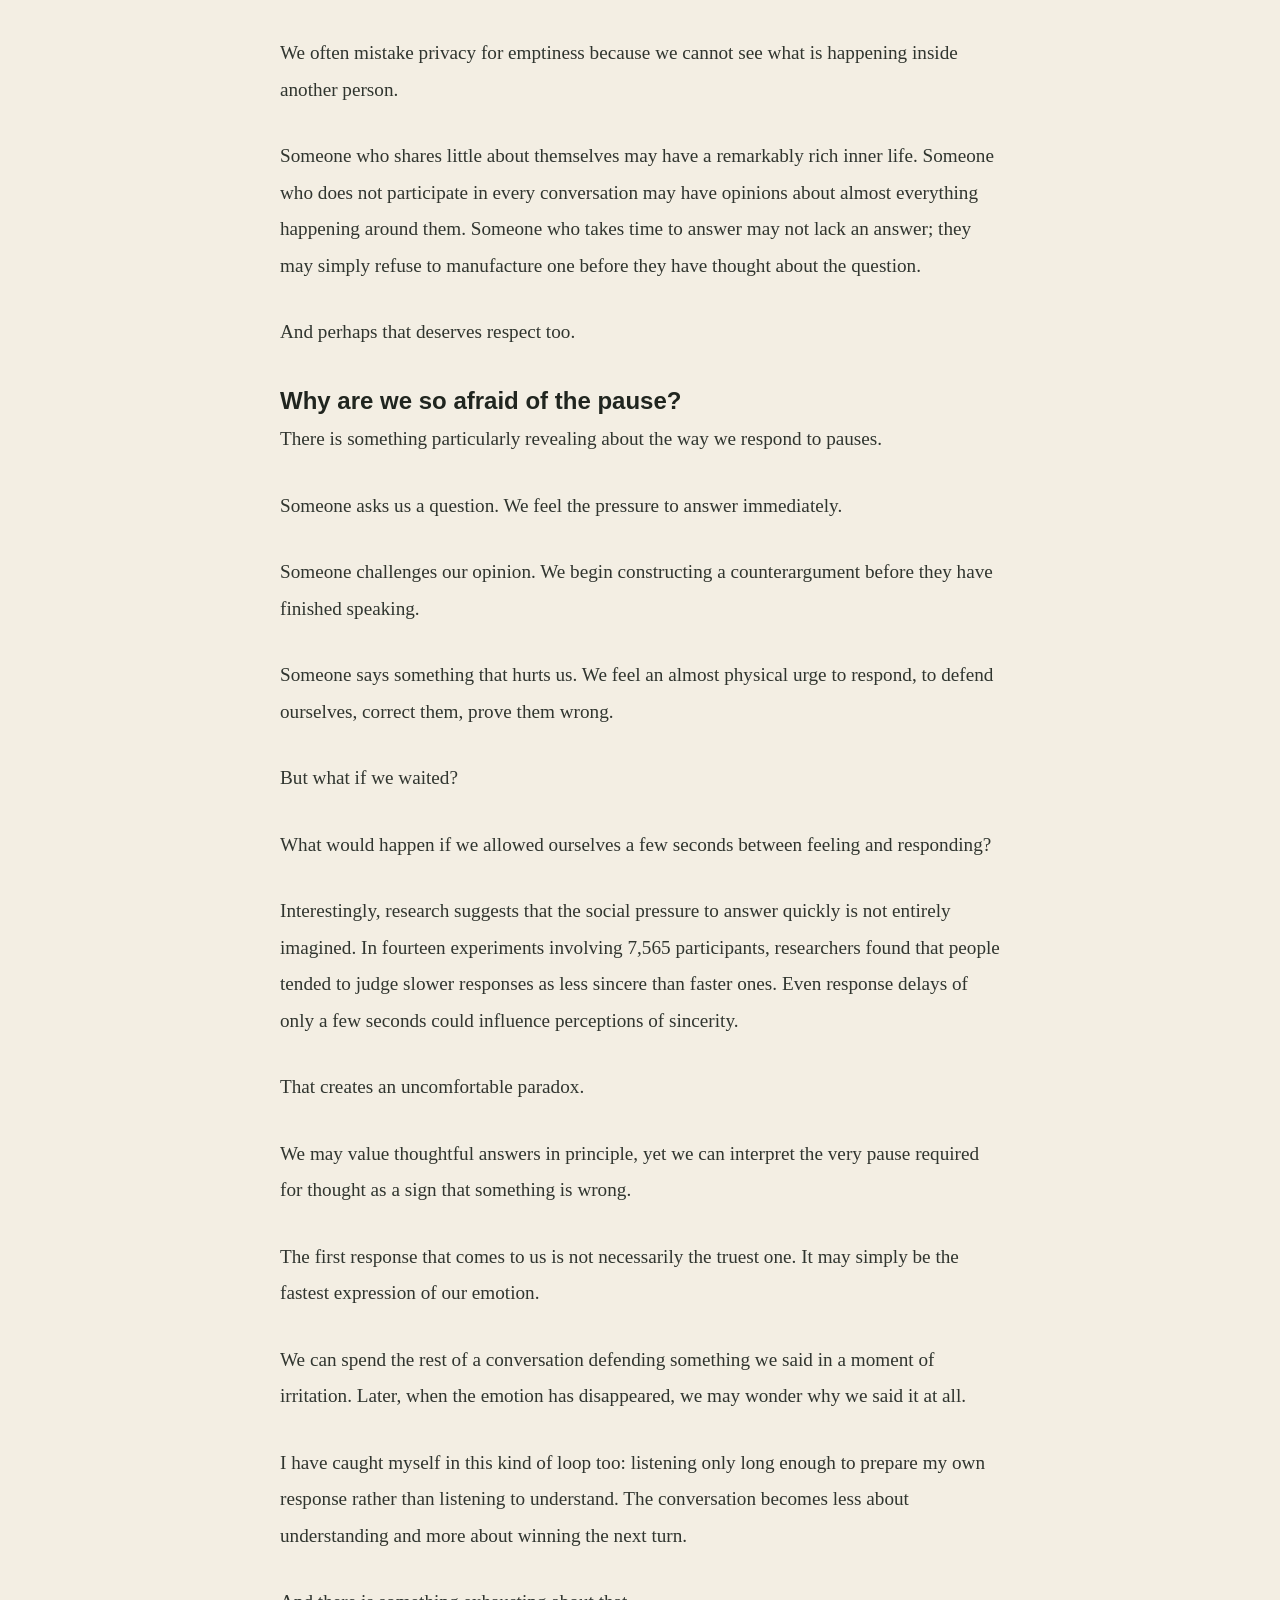
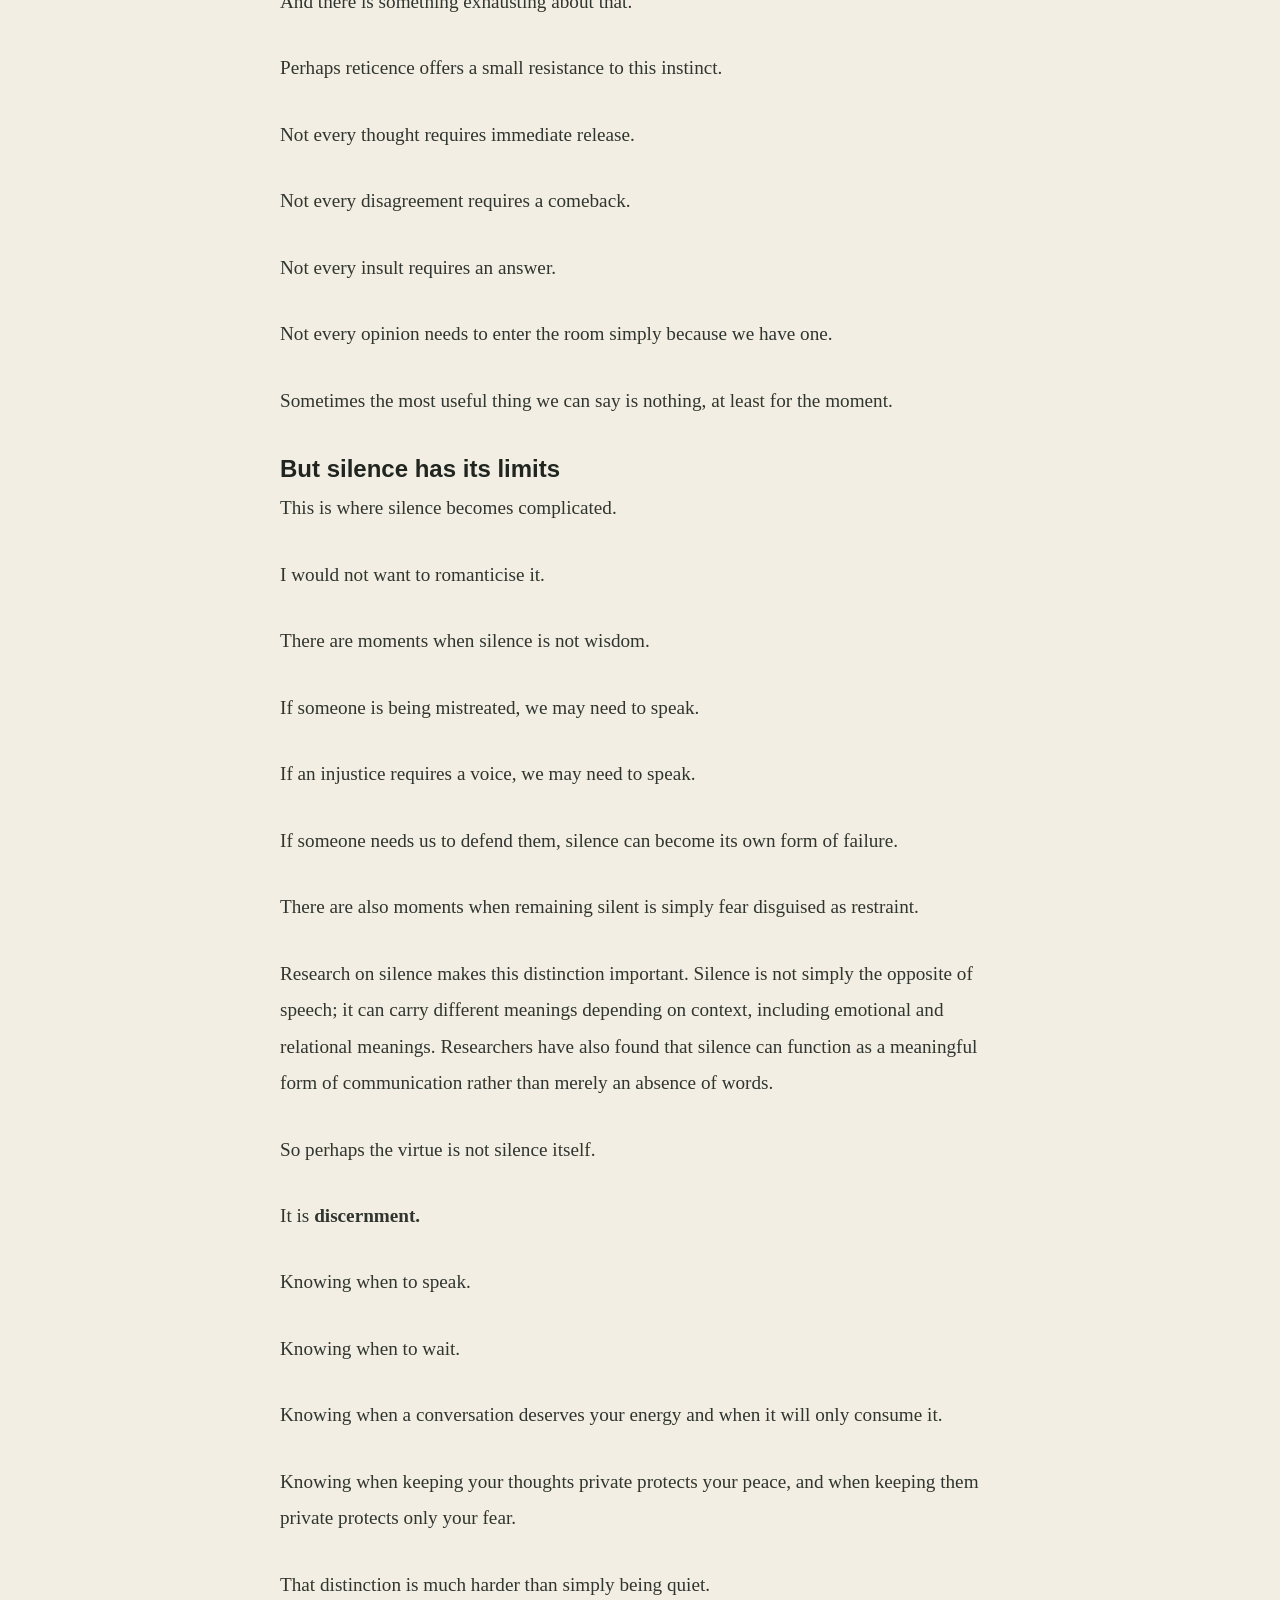
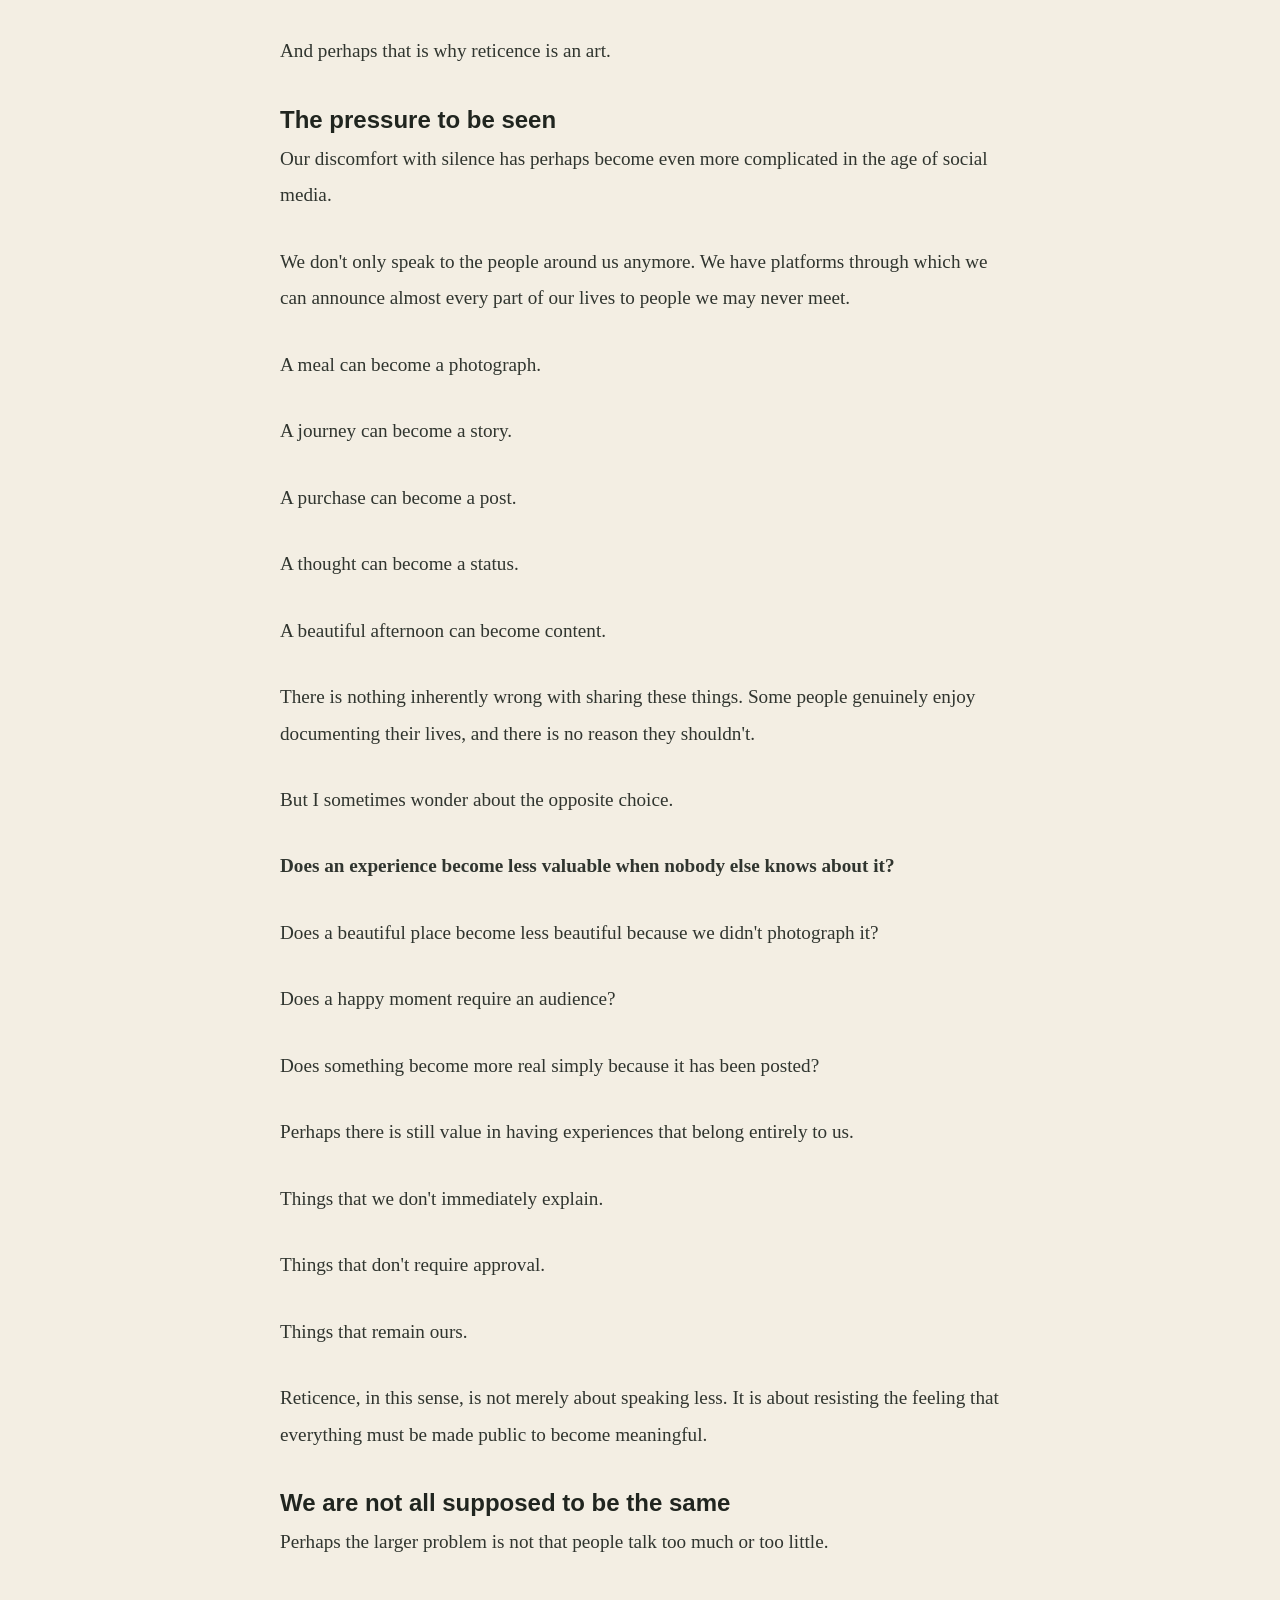
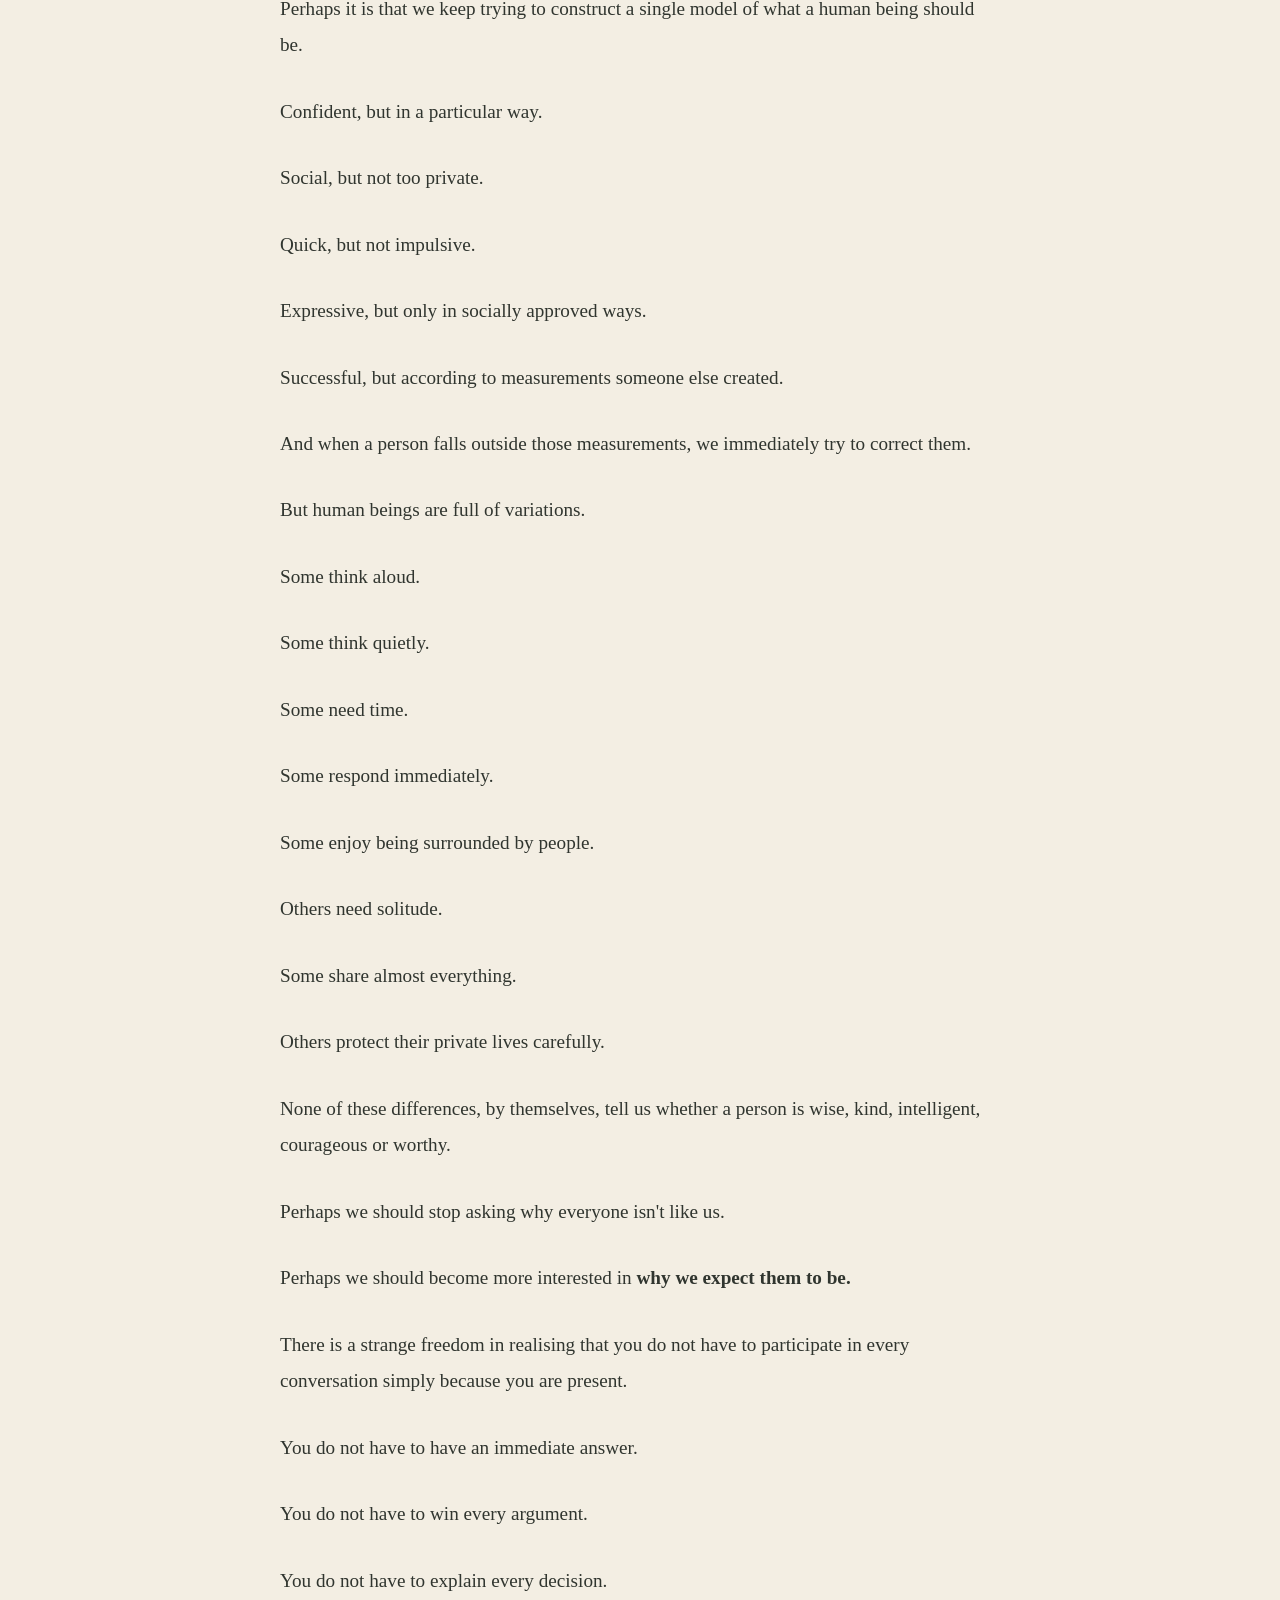
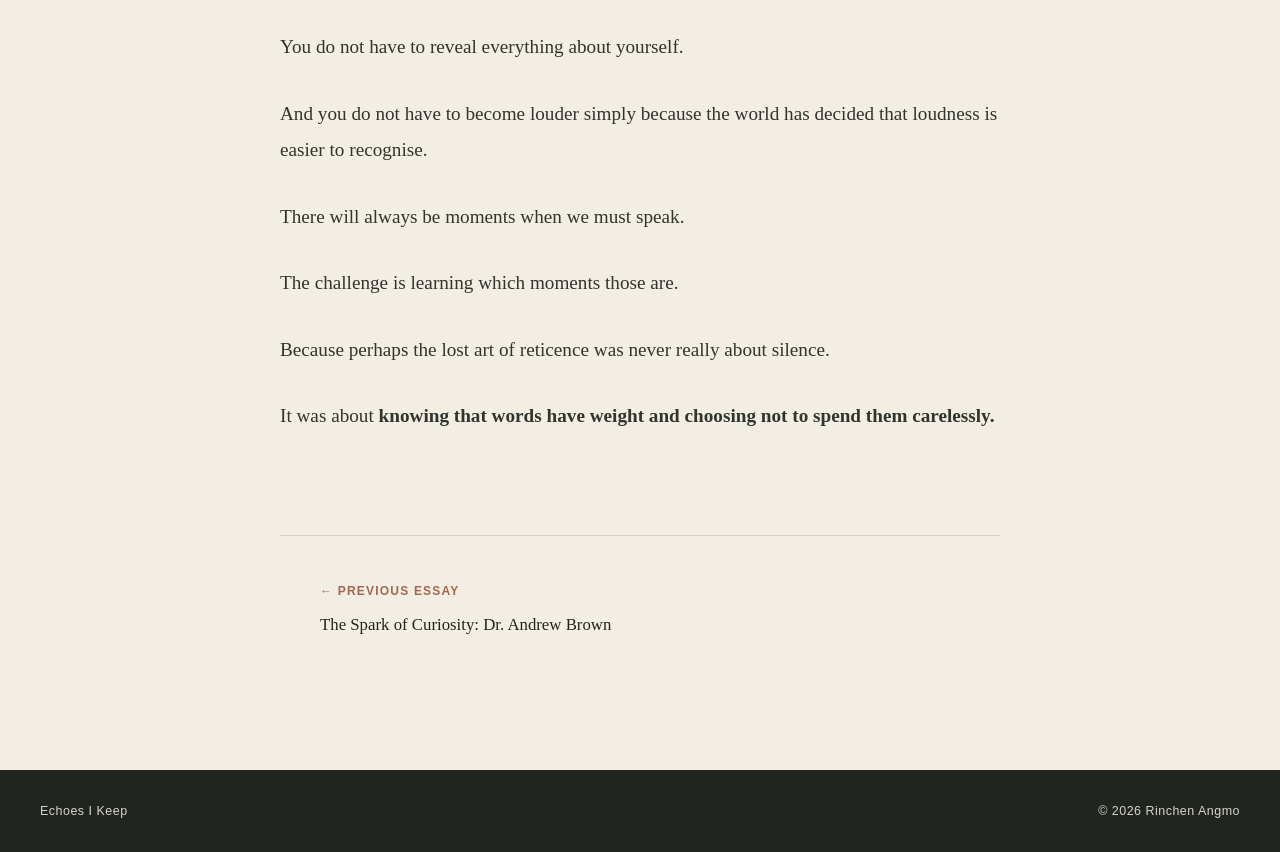
<file: essay-4.html>
<!DOCTYPE html>
<html lang="en">
<head>
    <meta charset="UTF-8">
    <meta name="viewport" content="width=device-width, initial-scale=1.0">

    <title>The Lost Art of Reticence | Echoes I Keep</title>

    <link rel="stylesheet" href="style.css">
</head>

<body>

    <!-- HEADER -->

    <header>

        <nav>

            <a href="index.html" class="logo">Echoes I Keep</a>

            <div class="nav-links">

                <a href="essays.html">Essays</a>

                <a href="ideas.html">Ideas</a>

                <a href="#">People</a>

                <a href="#">World</a>

                <a href="about.html">About</a>

            </div>

        </nav>

    </header>


    <!-- ARTICLE -->

    <main class="essay-page">

        <article>

            <p class="essay-category">
                HUMAN
            </p>

            <h1>
                The Lost Art of Reticence
            </h1>

            <p class="essay-intro">
                In a world increasingly uncomfortable with silence,
                perhaps we have forgotten the value of knowing when
                not to speak.
            </p>


            <div class="essay-content">

                <p>
                    There are rooms in which silence makes people uncomfortable.
                </p>

                <p>
                    A question is asked, and before the other person has had enough time to think, someone answers. A conversation pauses for a few seconds, and someone immediately fills the space. An opinion is offered, and another arrives almost instantly, sharper and louder, as though speed itself were evidence of intelligence.
                </p>

                <p>
                    We have become remarkably uncomfortable with silence.
                </p>

                <p>
                    Perhaps because we have gradually learned to associate being heard with being visible, and being visible with being valuable. The person who has something to say about everything is often considered confident, interesting, intelligent, even capable of leading others. The person who sits quietly, observes, and speaks only when there is something they consider worth saying can be viewed quite differently.
                </p>

                <p>
                    Shy.
                </p>

                <p>
                    Underconfident.
                </p>

                <p>
                    Uninteresting.
                </p>

                <p>
                    Someone who needs to "come out of their shell."
                </p>

                <p>
                    But who decided that this shell needed to be broken in the first place?
                </p>

                <p>
                    I have often wondered about the strange standards we use to measure one another. Why should a person who answers immediately appear more intelligent than someone who takes a few moments to gather their thoughts? Why should the person who speaks the most in a gathering be considered more confident than the person who listens carefully? And why does choosing not to participate in a conversation automatically become evidence that there is nothing inside the person who remains quiet?
                </p>

                <p>
                    Perhaps we have confused <strong>expression with substance</strong>.
                </p>

                <p>
                    I have seen this distinction in ordinary places: classrooms, family gatherings, reunions, circles of friends. There is usually someone who has a story for everything, an opinion about everything, and a response ready before everyone else has finished speaking. Such people can be wonderfully engaging; there is nothing wrong with being naturally expressive or talkative.
                </p>

                <p>
                    The problem begins when we turn a personality into a standard.
                </p>

                <p>
                    The moment we begin believing that everyone should behave that way, we stop allowing human beings to be different.
                </p>

                <p>
                    A quieter person may be perfectly comfortable with their silence. They may be listening. They may be observing the room. They may simply have no interest in the particular conversation taking place. Or perhaps they have something to say but do not yet know how they want to say it.
                </p>

                <p>
                    None of these possibilities necessarily indicate weakness.
                </p>

                <p>
                    Yet the quiet person is often expected to explain their quietness.
                </p>

                <p>
                    "Why aren't you talking?"
                </p>

                <p>
                    "Why are you so silent?"
                </p>

                <p>
                    "Don't you have anything to say?"
                </p>

                <p>
                    It is interesting that we rarely demand the same explanation from someone who speaks constantly.
                </p>

                <p>
                    We don't usually ask the person who has been talking for twenty minutes whether every word was necessary.
                </p>


                <h2>
                    We learn these measurements early
                </h2>

                <p>
                    Perhaps this begins much earlier than we realise.
                </p>

                <p>
                    A child who readily speaks in front of the class is often praised. A child who easily joins groups is described as outgoing. Meanwhile, another child may sit quietly, observe everything, and take longer to respond.
                </p>

                <p>
                    And very quickly, a description can become an identity.
                </p>

                <p>
                    "She's shy."
                </p>

                <p>
                    "He's too quiet."
                </p>

                <p>
                    "She needs to be more confident."
                </p>

                <p>
                    There is, of course, nothing wrong with encouraging a child to become confident. Children should be taught to speak when they need to, defend themselves, ask questions, disagree respectfully, and stand up for what is right.
                </p>

                <p>
                    But confidence should not require the destruction of temperament.
                </p>

                <p>
                    A child should not have to become louder in order to become worthy.
                </p>

                <p>
                    Perhaps there is another way to teach confidence: not by telling a quiet child to become like the loudest child in the room, but by teaching them that their voice has value whenever they choose to use it.
                </p>

                <p>
                    There is a significant difference between <strong>having a voice and constantly displaying it.</strong>
                </p>

                <p>
                    And perhaps we forget this distinction because society rewards what it can easily see.
                </p>


                <h2>
                    The quiet person is often misunderstood
                </h2>

                <p>
                    There is another strange contradiction.
                </p>

                <p>
                    Sometimes people are comfortable with a quiet person precisely because they assume that the quietness means compliance.
                </p>

                <p>
                    They assume the person will not object.
                </p>

                <p>
                    They will not argue.
                </p>

                <p>
                    They will not establish boundaries.
                </p>

                <p>
                    They will not answer back.
                </p>

                <p>
                    But when the quiet person finally does speak, when they say no, disagree, defend themselves, or simply refuse to tolerate something, the same silence that was once interpreted as weakness is suddenly interpreted as something else.
                </p>

                <p>
                    They were hiding something.
                </p>

                <p>
                    They were unexpectedly sharp.
                </p>

                <p>
                    They were arrogant.
                </p>

                <p>
                    They were a <em>Chupa Rustam</em>.
                </p>

                <p>
                    Perhaps what surprises people is not that the quiet person has a voice.
                </p>

                <p>
                    It is that <strong>they had one all along.</strong>
                </p>

                <p>
                    We often mistake privacy for emptiness because we cannot see what is happening inside another person.
                </p>

                <p>
                    Someone who shares little about themselves may have a remarkably rich inner life. Someone who does not participate in every conversation may have opinions about almost everything happening around them. Someone who takes time to answer may not lack an answer; they may simply refuse to manufacture one before they have thought about the question.
                </p>

                <p>
                    And perhaps that deserves respect too.
                </p>


                <h2>
                    Why are we so afraid of the pause?
                </h2>

                <p>
                    There is something particularly revealing about the way we respond to pauses.
                </p>

                <p>
                    Someone asks us a question. We feel the pressure to answer immediately.
                </p>

                <p>
                    Someone challenges our opinion. We begin constructing a counterargument before they have finished speaking.
                </p>

                <p>
                    Someone says something that hurts us. We feel an almost physical urge to respond, to defend ourselves, correct them, prove them wrong.
                </p>

                <p>
                    But what if we waited?
                </p>

                <p>
                    What would happen if we allowed ourselves a few seconds between feeling and responding?
                </p>

                <p>
                    Interestingly, research suggests that the social pressure to answer quickly is not entirely imagined. In fourteen experiments involving 7,565 participants, researchers found that people tended to judge slower responses as less sincere than faster ones. Even response delays of only a few seconds could influence perceptions of sincerity.
                </p>

                <p>
                    That creates an uncomfortable paradox.
                </p>

                <p>
                    We may value thoughtful answers in principle, yet we can interpret the very pause required for thought as a sign that something is wrong.
                </p>

                <p>
                    The first response that comes to us is not necessarily the truest one. It may simply be the fastest expression of our emotion.
                </p>

                <p>
                    We can spend the rest of a conversation defending something we said in a moment of irritation. Later, when the emotion has disappeared, we may wonder why we said it at all.
                </p>

                <p>
                    I have caught myself in this kind of loop too: listening only long enough to prepare my own response rather than listening to understand. The conversation becomes less about understanding and more about winning the next turn.
                </p>

                <p>
                    And there is something exhausting about that.
                </p>

                <p>
                    Perhaps reticence offers a small resistance to this instinct.
                </p>

                <p>
                    Not every thought requires immediate release.
                </p>

                <p>
                    Not every disagreement requires a comeback.
                </p>

                <p>
                    Not every insult requires an answer.
                </p>

                <p>
                    Not every opinion needs to enter the room simply because we have one.
                </p>

                <p>
                    Sometimes the most useful thing we can say is nothing, at least for the moment.
                </p>


                <h2>
                    But silence has its limits
                </h2>

                <p>
                    This is where silence becomes complicated.
                </p>

                <p>
                    I would not want to romanticise it.
                </p>

                <p>
                    There are moments when silence is not wisdom.
                </p>

                <p>
                    If someone is being mistreated, we may need to speak.
                </p>

                <p>
                    If an injustice requires a voice, we may need to speak.
                </p>

                <p>
                    If someone needs us to defend them, silence can become its own form of failure.
                </p>

                <p>
                    There are also moments when remaining silent is simply fear disguised as restraint.
                </p>

                <p>
                    Research on silence makes this distinction important. Silence is not simply the opposite of speech; it can carry different meanings depending on context, including emotional and relational meanings. Researchers have also found that silence can function as a meaningful form of communication rather than merely an absence of words.
                </p>

                <p>
                    So perhaps the virtue is not silence itself.
                </p>

                <p>
                    It is <strong>discernment.</strong>
                </p>

                <p>
                    Knowing when to speak.
                </p>

                <p>
                    Knowing when to wait.
                </p>

                <p>
                    Knowing when a conversation deserves your energy and when it will only consume it.
                </p>

                <p>
                    Knowing when keeping your thoughts private protects your peace, and when keeping them private protects only your fear.
                </p>

                <p>
                    That distinction is much harder than simply being quiet.
                </p>

                <p>
                    And perhaps that is why reticence is an art.
                </p>


                <h2>
                    The pressure to be seen
                </h2>

                <p>
                    Our discomfort with silence has perhaps become even more complicated in the age of social media.
                </p>

                <p>
                    We don't only speak to the people around us anymore. We have platforms through which we can announce almost every part of our lives to people we may never meet.
                </p>

                <p>
                    A meal can become a photograph.
                </p>

                <p>
                    A journey can become a story.
                </p>

                <p>
                    A purchase can become a post.
                </p>

                <p>
                    A thought can become a status.
                </p>

                <p>
                    A beautiful afternoon can become content.
                </p>

                <p>
                    There is nothing inherently wrong with sharing these things. Some people genuinely enjoy documenting their lives, and there is no reason they shouldn't.
                </p>

                <p>
                    But I sometimes wonder about the opposite choice.
                </p>

                <p>
                    <strong>Does an experience become less valuable when nobody else knows about it?</strong>
                </p>

                <p>
                    Does a beautiful place become less beautiful because we didn't photograph it?
                </p>

                <p>
                    Does a happy moment require an audience?
                </p>

                <p>
                    Does something become more real simply because it has been posted?
                </p>

                <p>
                    Perhaps there is still value in having experiences that belong entirely to us.
                </p>

                <p>
                    Things that we don't immediately explain.
                </p>

                <p>
                    Things that don't require approval.
                </p>

                <p>
                    Things that remain ours.
                </p>

                <p>
                    Reticence, in this sense, is not merely about speaking less. It is about resisting the feeling that everything must be made public to become meaningful.
                </p>


                <h2>
                    We are not all supposed to be the same
                </h2>

                <p>
                    Perhaps the larger problem is not that people talk too much or too little.
                </p>

                <p>
                    Perhaps it is that we keep trying to construct a single model of what a human being should be.
                </p>

                <p>
                    Confident, but in a particular way.
                </p>

                <p>
                    Social, but not too private.
                </p>

                <p>
                    Quick, but not impulsive.
                </p>

                <p>
                    Expressive, but only in socially approved ways.
                </p>

                <p>
                    Successful, but according to measurements someone else created.
                </p>

                <p>
                    And when a person falls outside those measurements, we immediately try to correct them.
                </p>

                <p>
                    But human beings are full of variations.
                </p>

                <p>
                    Some think aloud.
                </p>

                <p>
                    Some think quietly.
                </p>

                <p>
                    Some need time.
                </p>

                <p>
                    Some respond immediately.
                </p>

                <p>
                    Some enjoy being surrounded by people.
                </p>

                <p>
                    Others need solitude.
                </p>

                <p>
                    Some share almost everything.
                </p>

                <p>
                    Others protect their private lives carefully.
                </p>

                <p>
                    None of these differences, by themselves, tell us whether a person is wise, kind, intelligent, courageous or worthy.
                </p>

                <p>
                    Perhaps we should stop asking why everyone isn't like us.
                </p>

                <p>
                    Perhaps we should become more interested in <strong>why we expect them to be.</strong>
                </p>


                <p>
                    There is a strange freedom in realising that you do not have to participate in every conversation simply because you are present.
                </p>

                <p>
                    You do not have to have an immediate answer.
                </p>

                <p>
                    You do not have to win every argument.
                </p>

                <p>
                    You do not have to explain every decision.
                </p>

                <p>
                    You do not have to reveal everything about yourself.
                </p>

                <p>
                    And you do not have to become louder simply because the world has decided that loudness is easier to recognise.
                </p>

                <p>
                    There will always be moments when we must speak.
                </p>

                <p>
                    The challenge is learning which moments those are.
                </p>

                <p>
                    Because perhaps the lost art of reticence was never really about silence.
                </p>

                <p>
                    It was about <strong>knowing that words have weight and choosing not to spend them carelessly.</strong>
                </p>

            </div>


            <!-- ARTICLE NAVIGATION -->

            <nav class="essay-navigation">

                <a href="essay-3.html" class="previous-essay">

                    <span>
                        ← Previous Essay
                    </span>

                    <strong>
                        The Spark of Curiosity: Dr. Andrew Brown
                    </strong>

                </a>

            </nav>

        </article>

    </main>


    <!-- FOOTER -->

    <footer>

        <p>
            Echoes I Keep
        </p>

        <p>
            © 2026 Rinchen Angmo
        </p>

    </footer>


    <script src="script.js"></script>

</body>
</html>
</file>
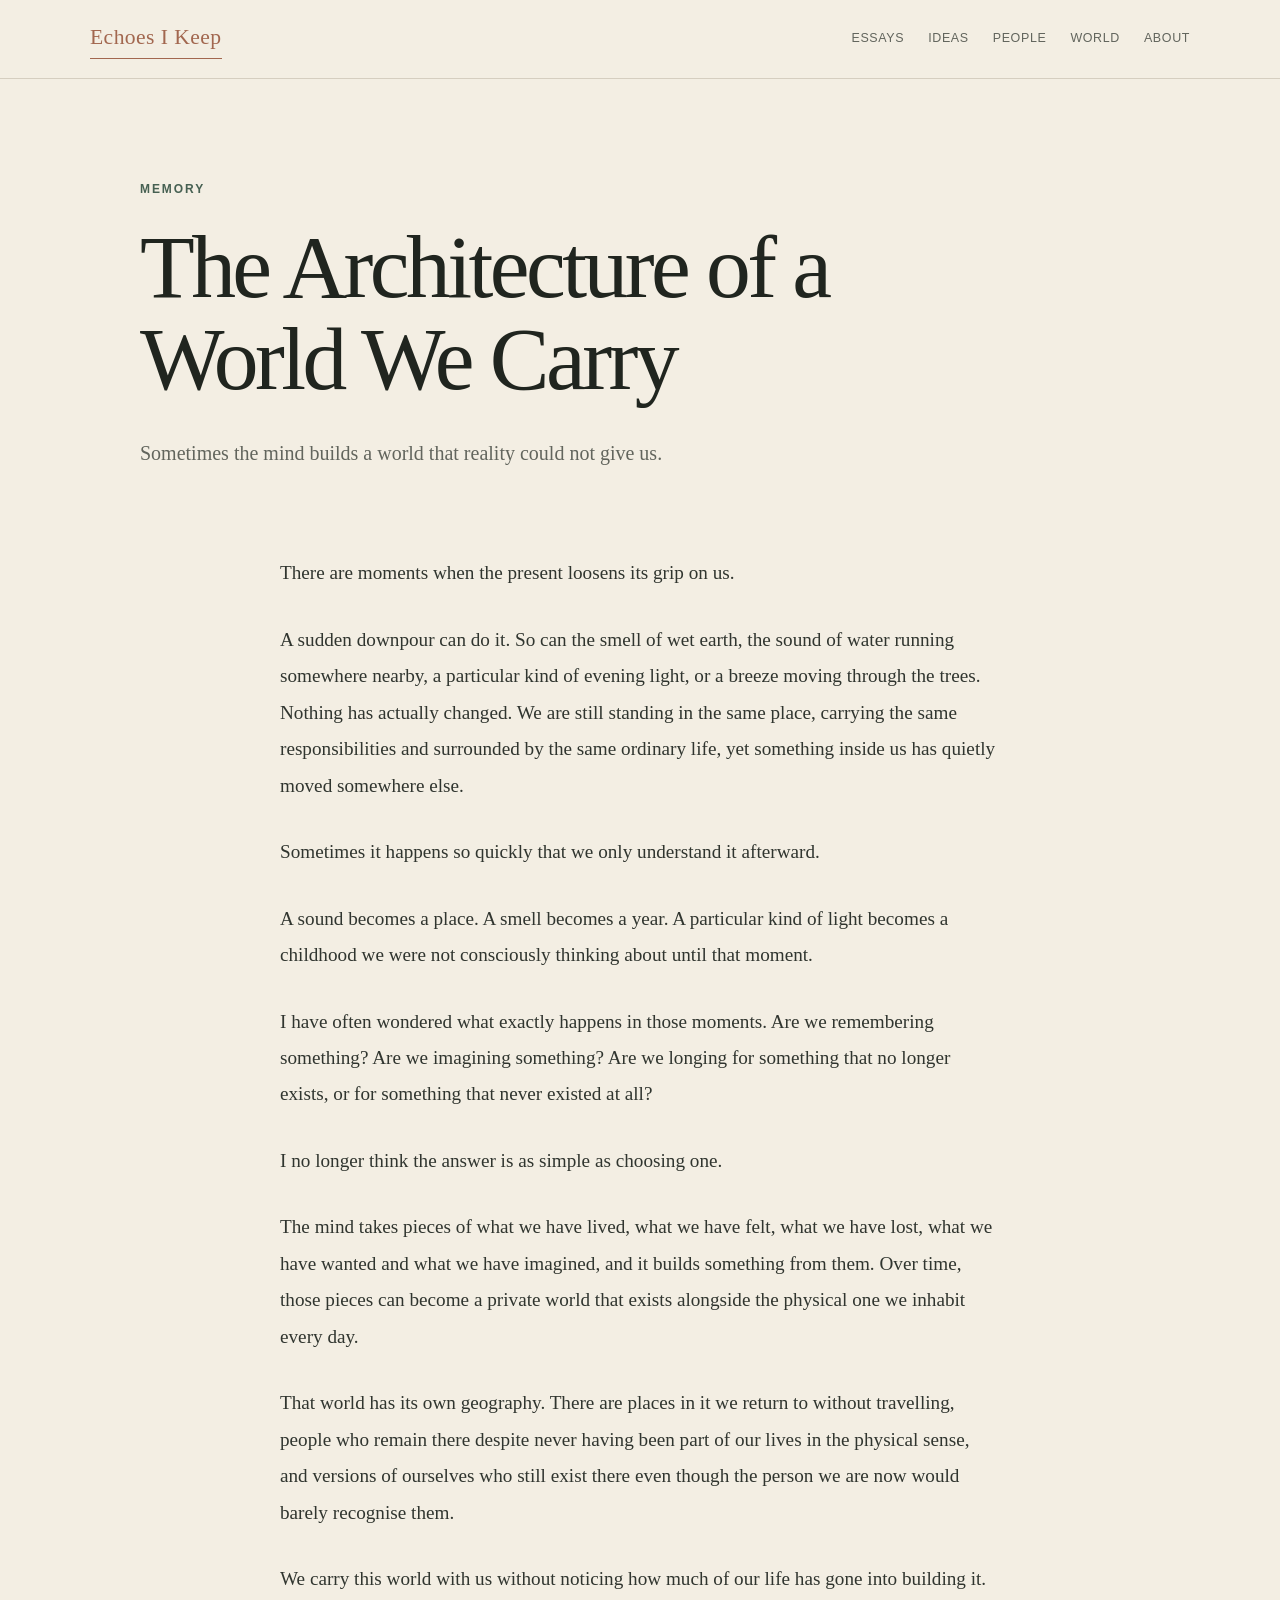
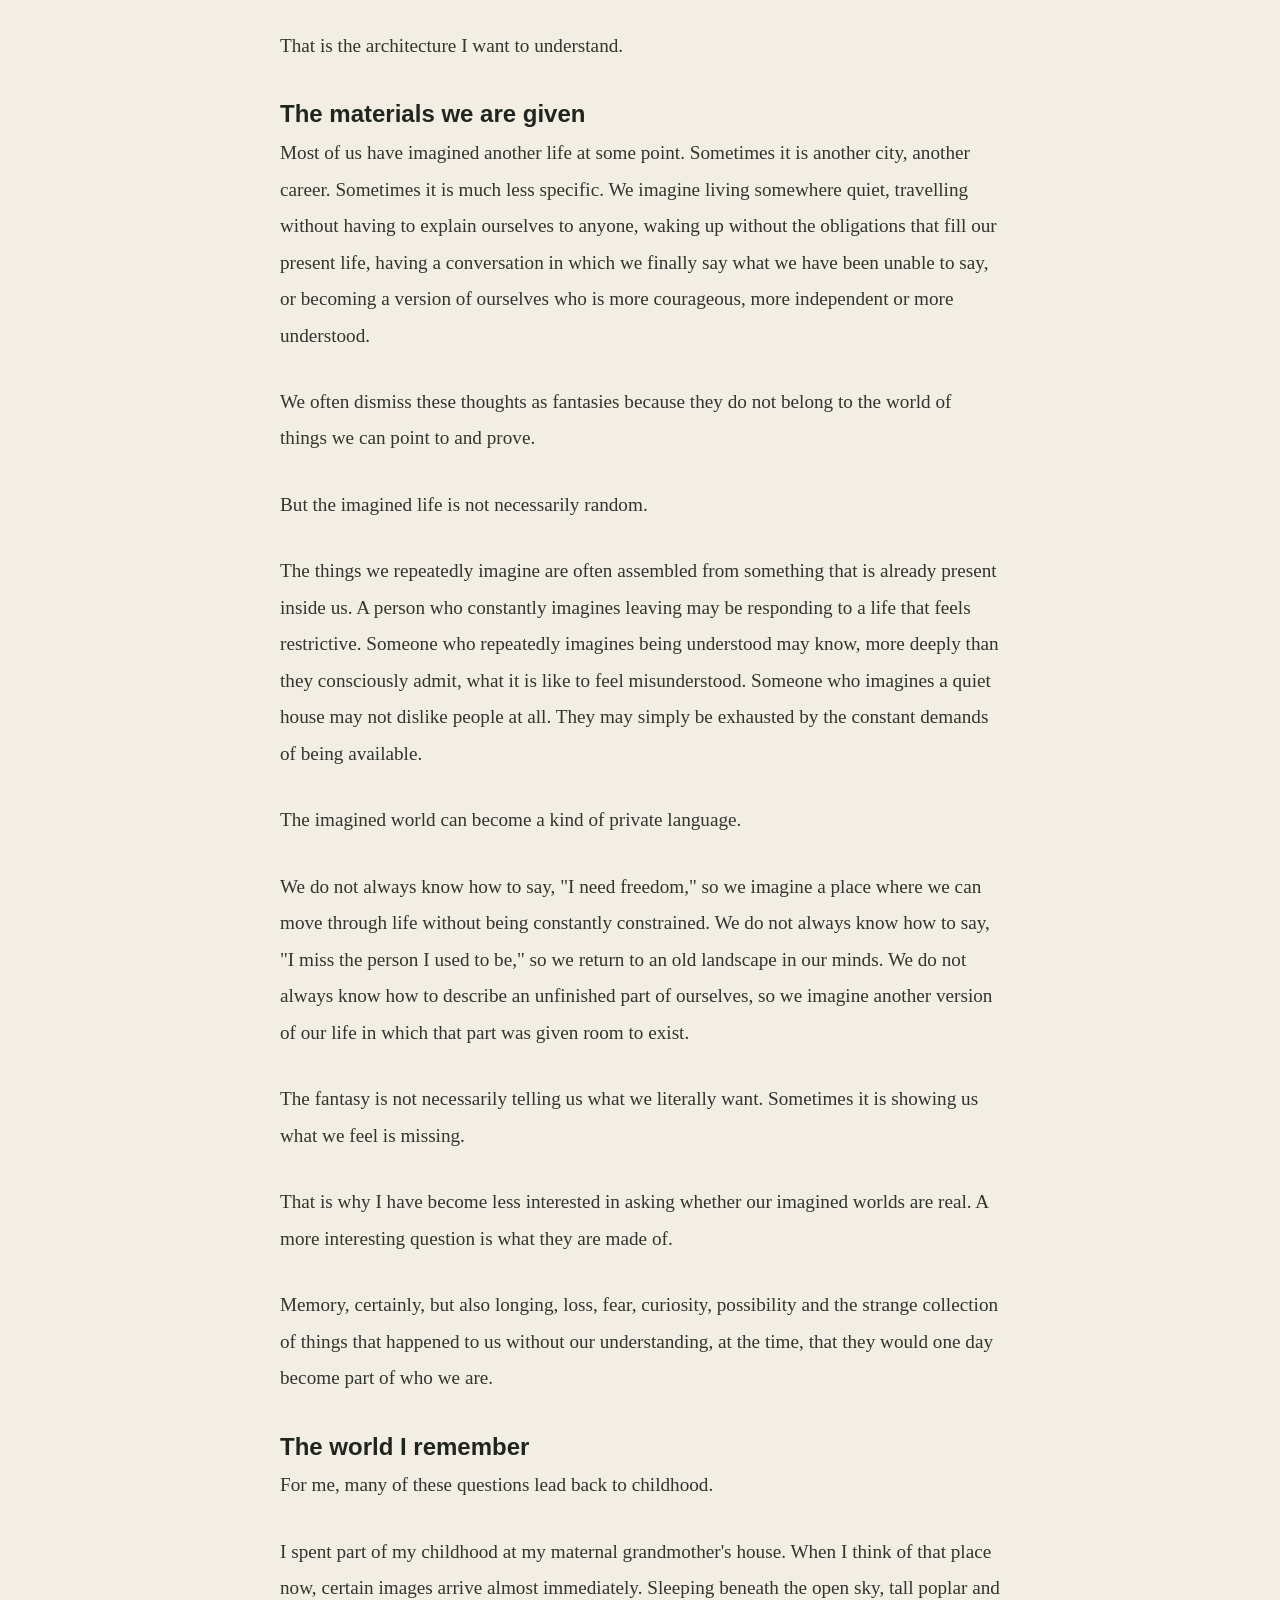
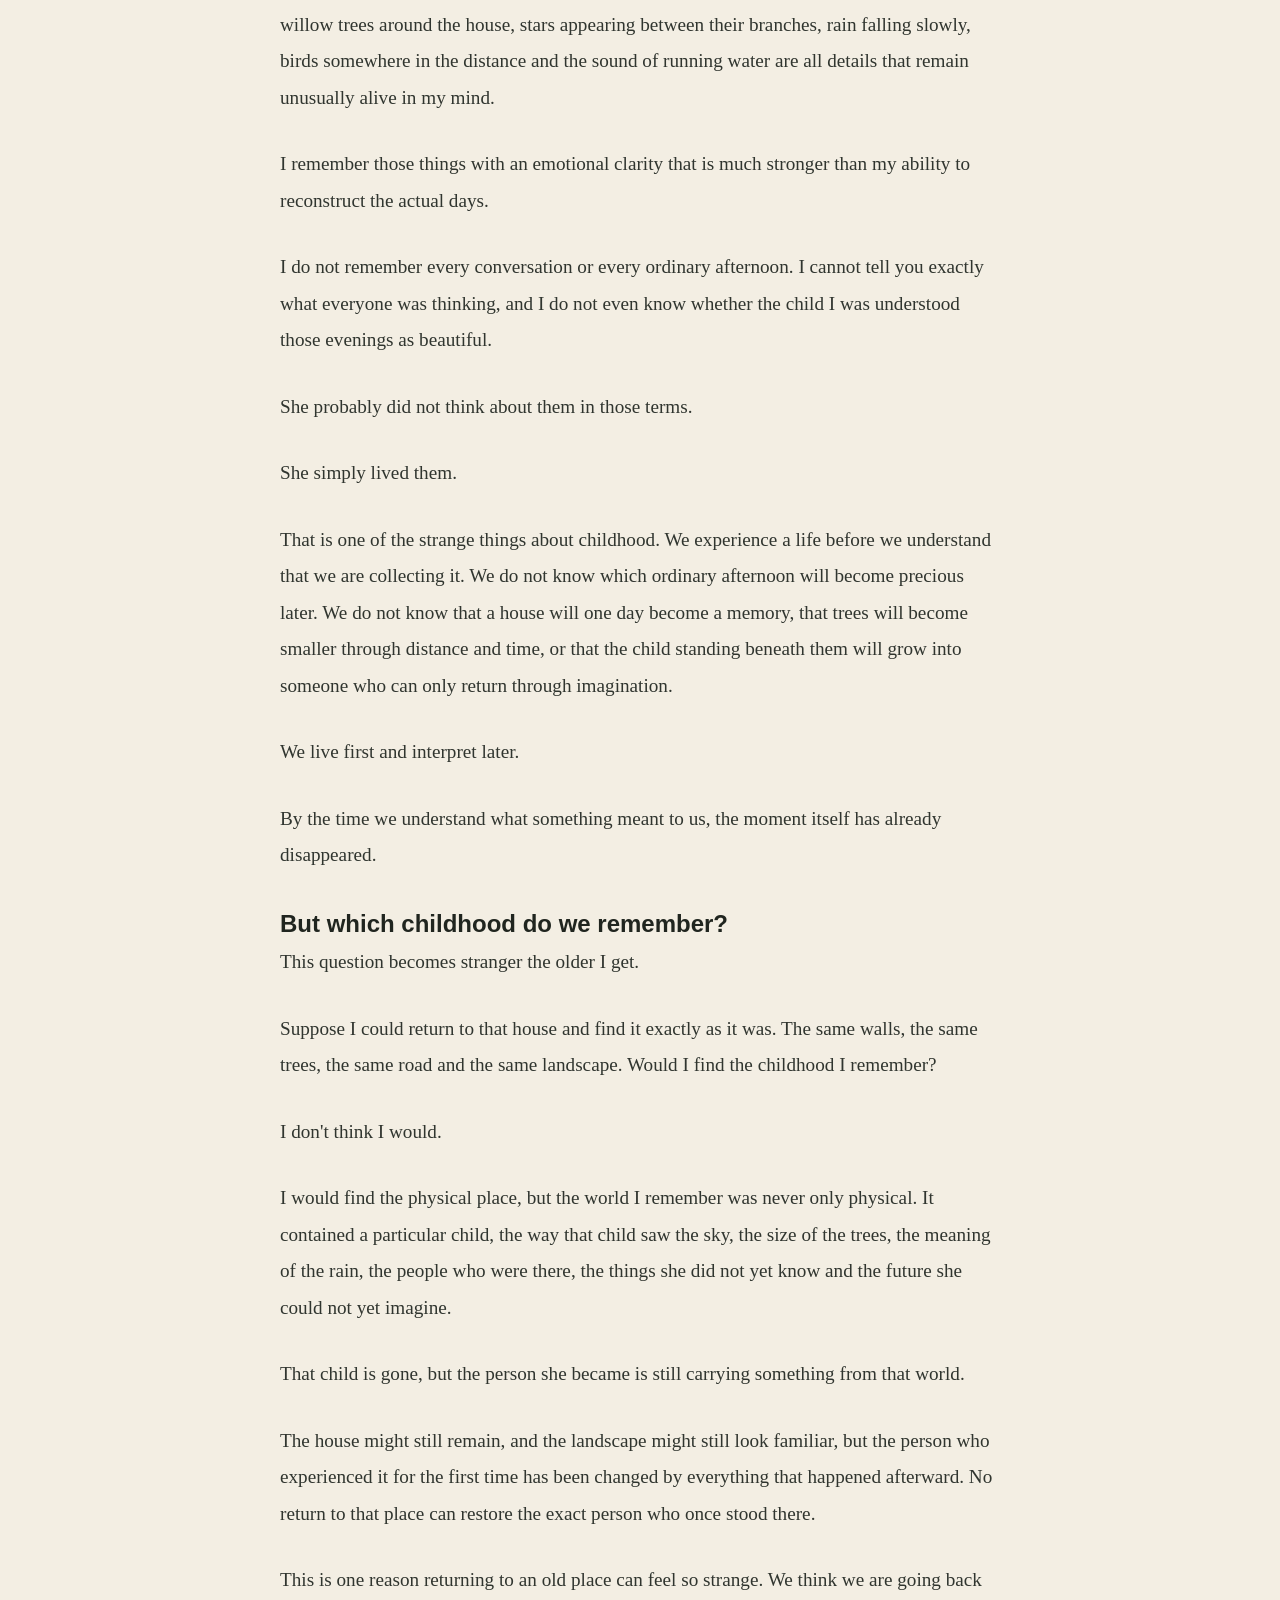
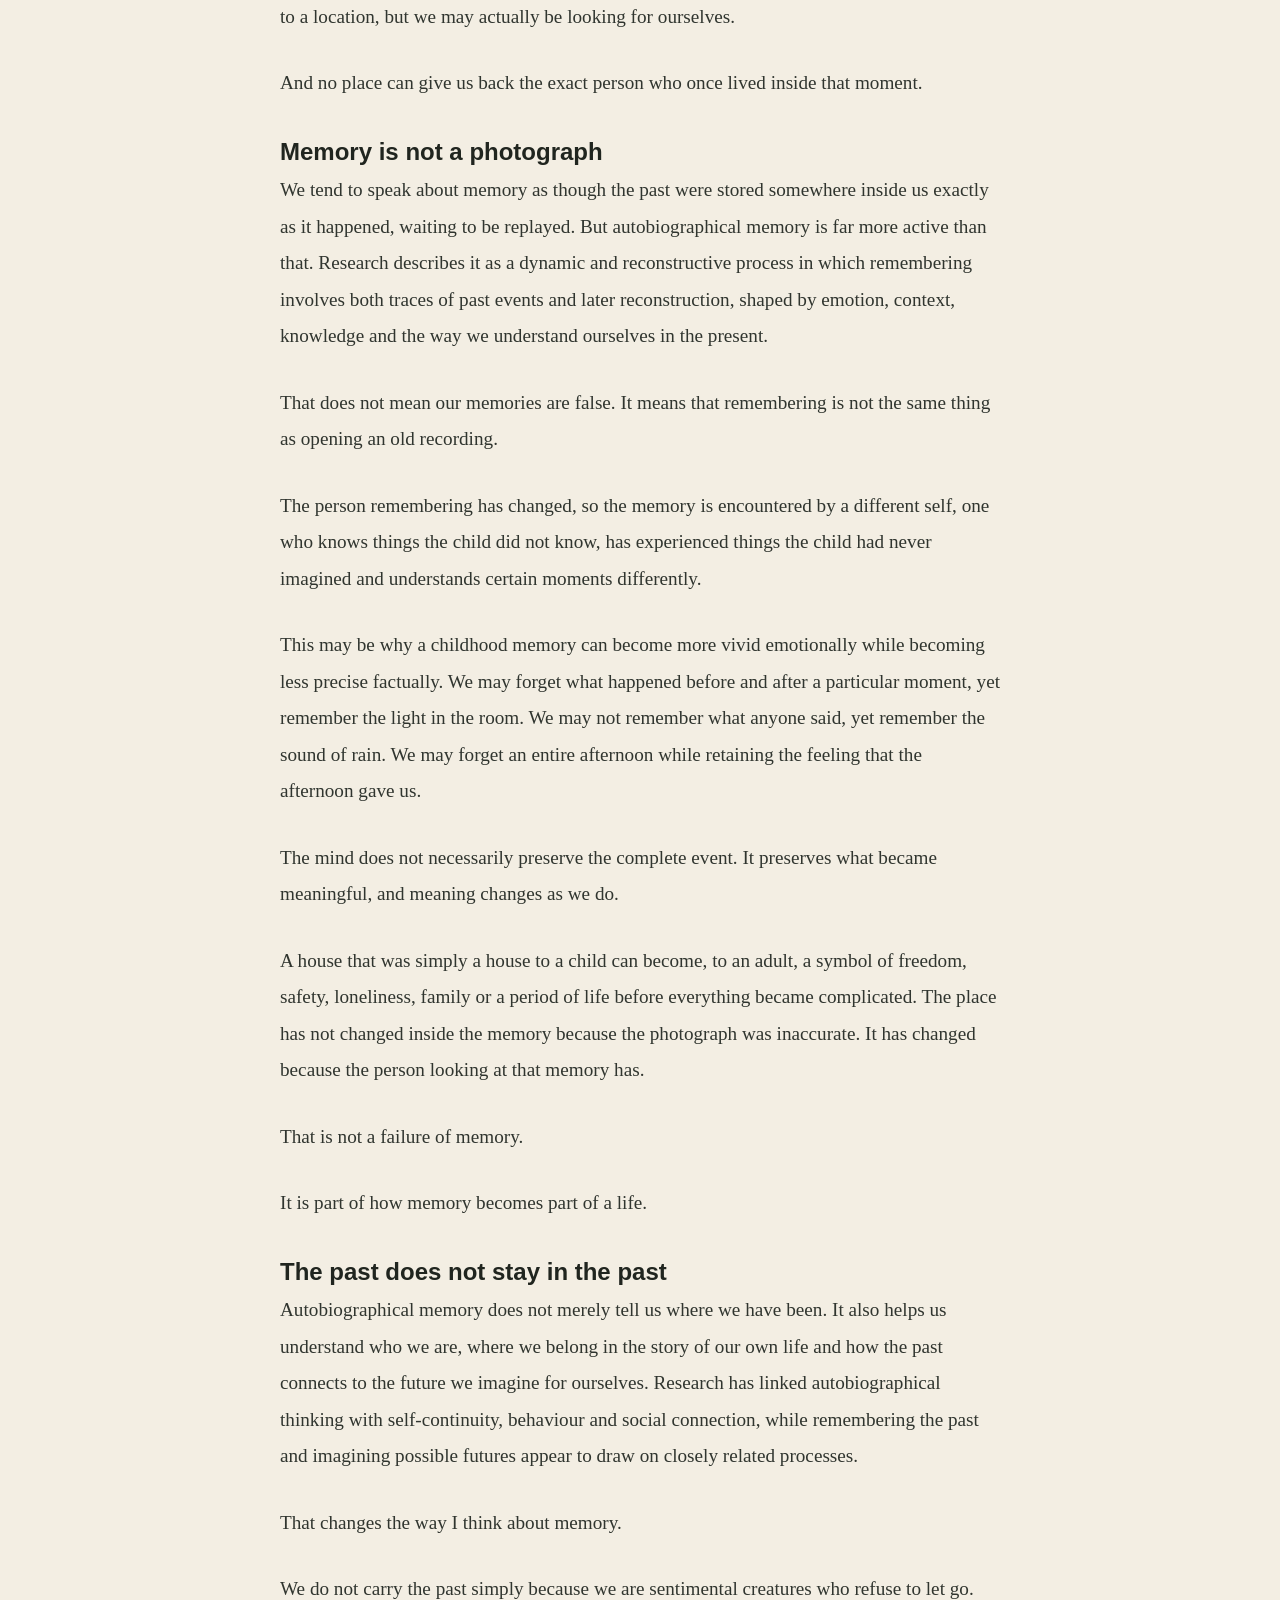
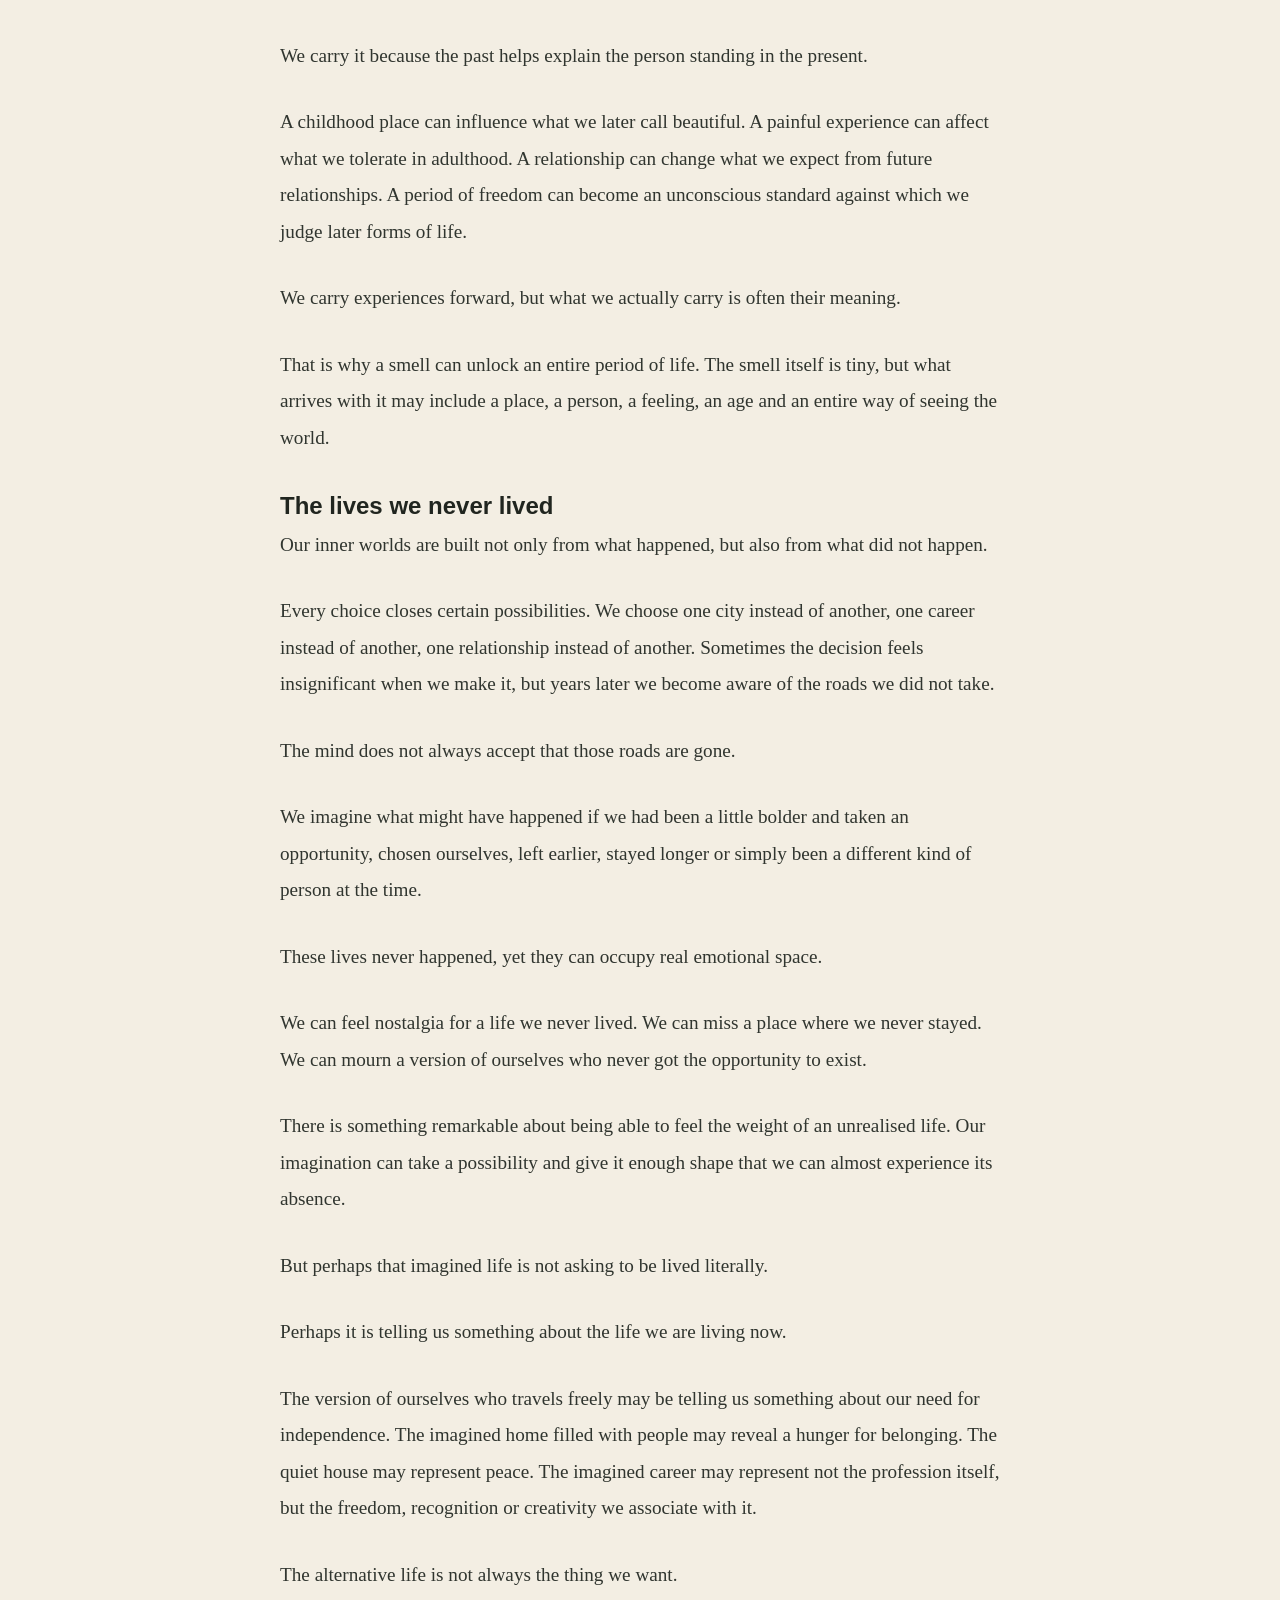
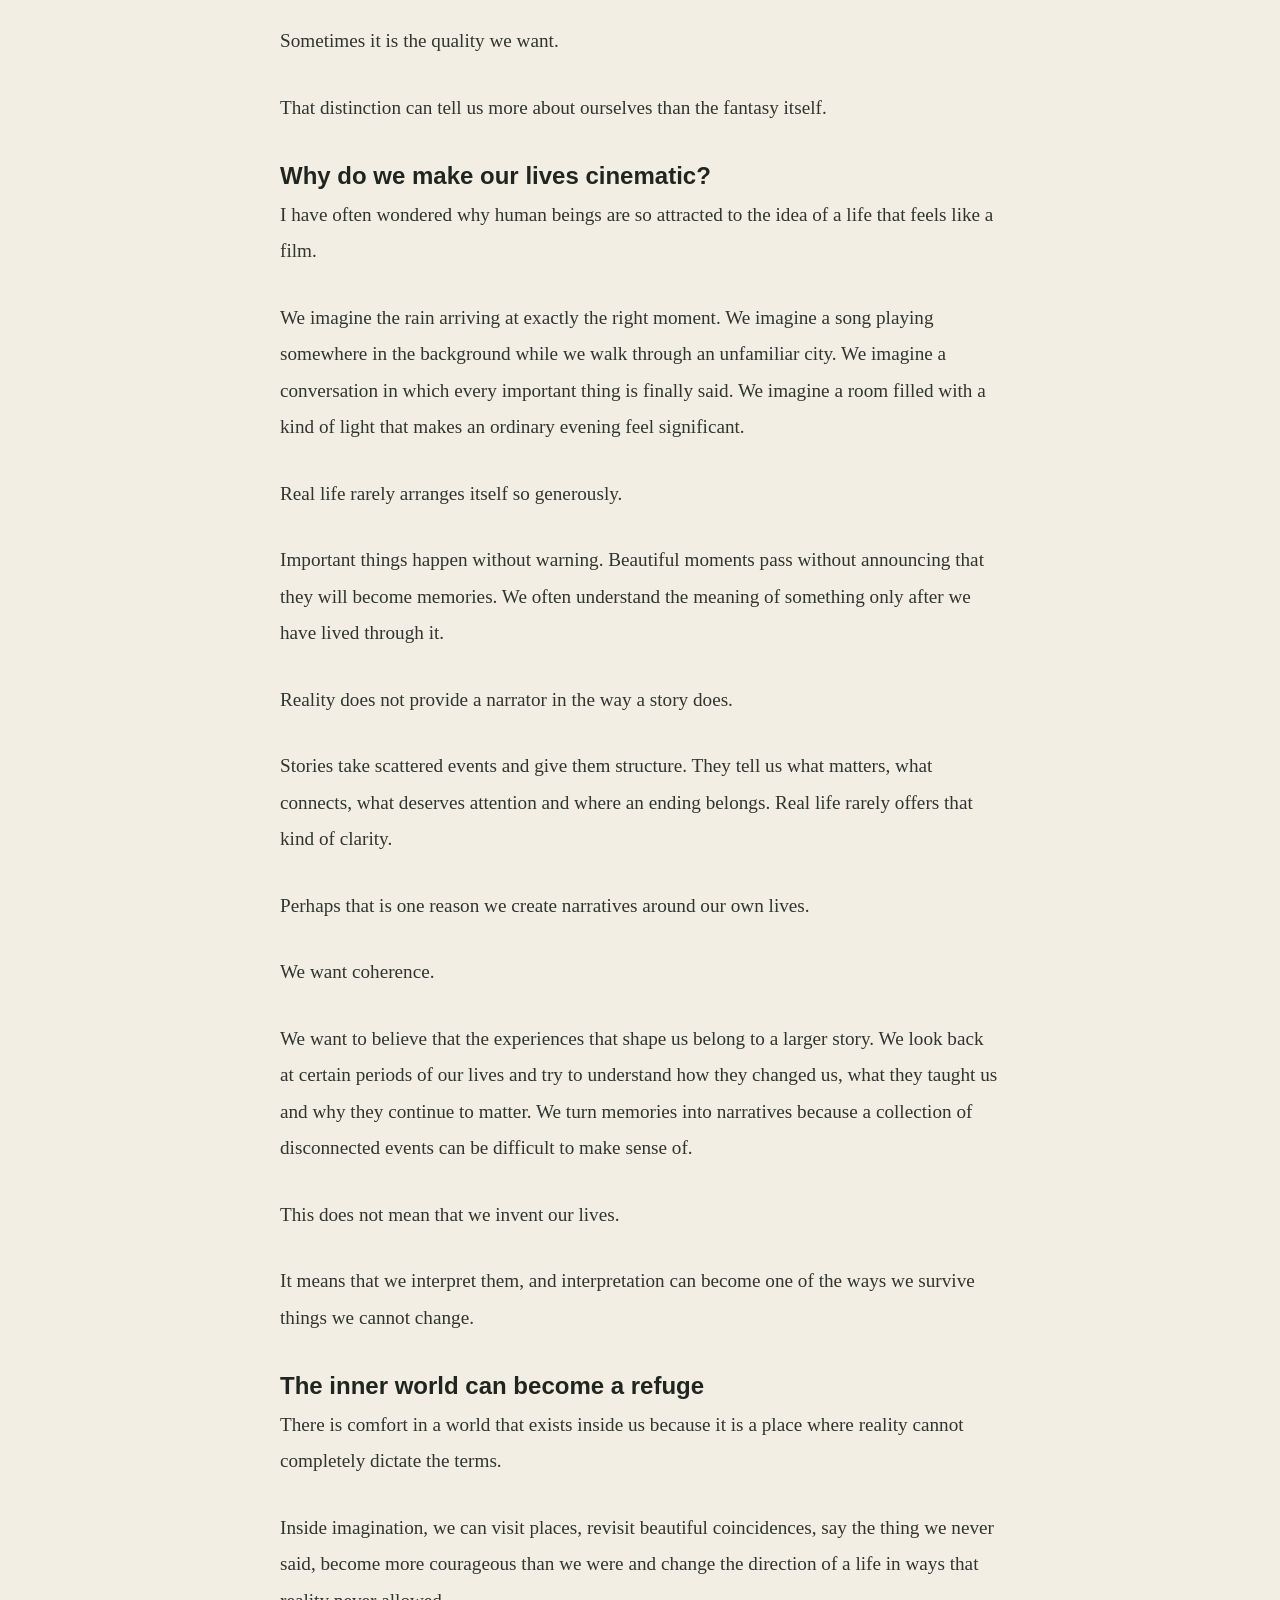
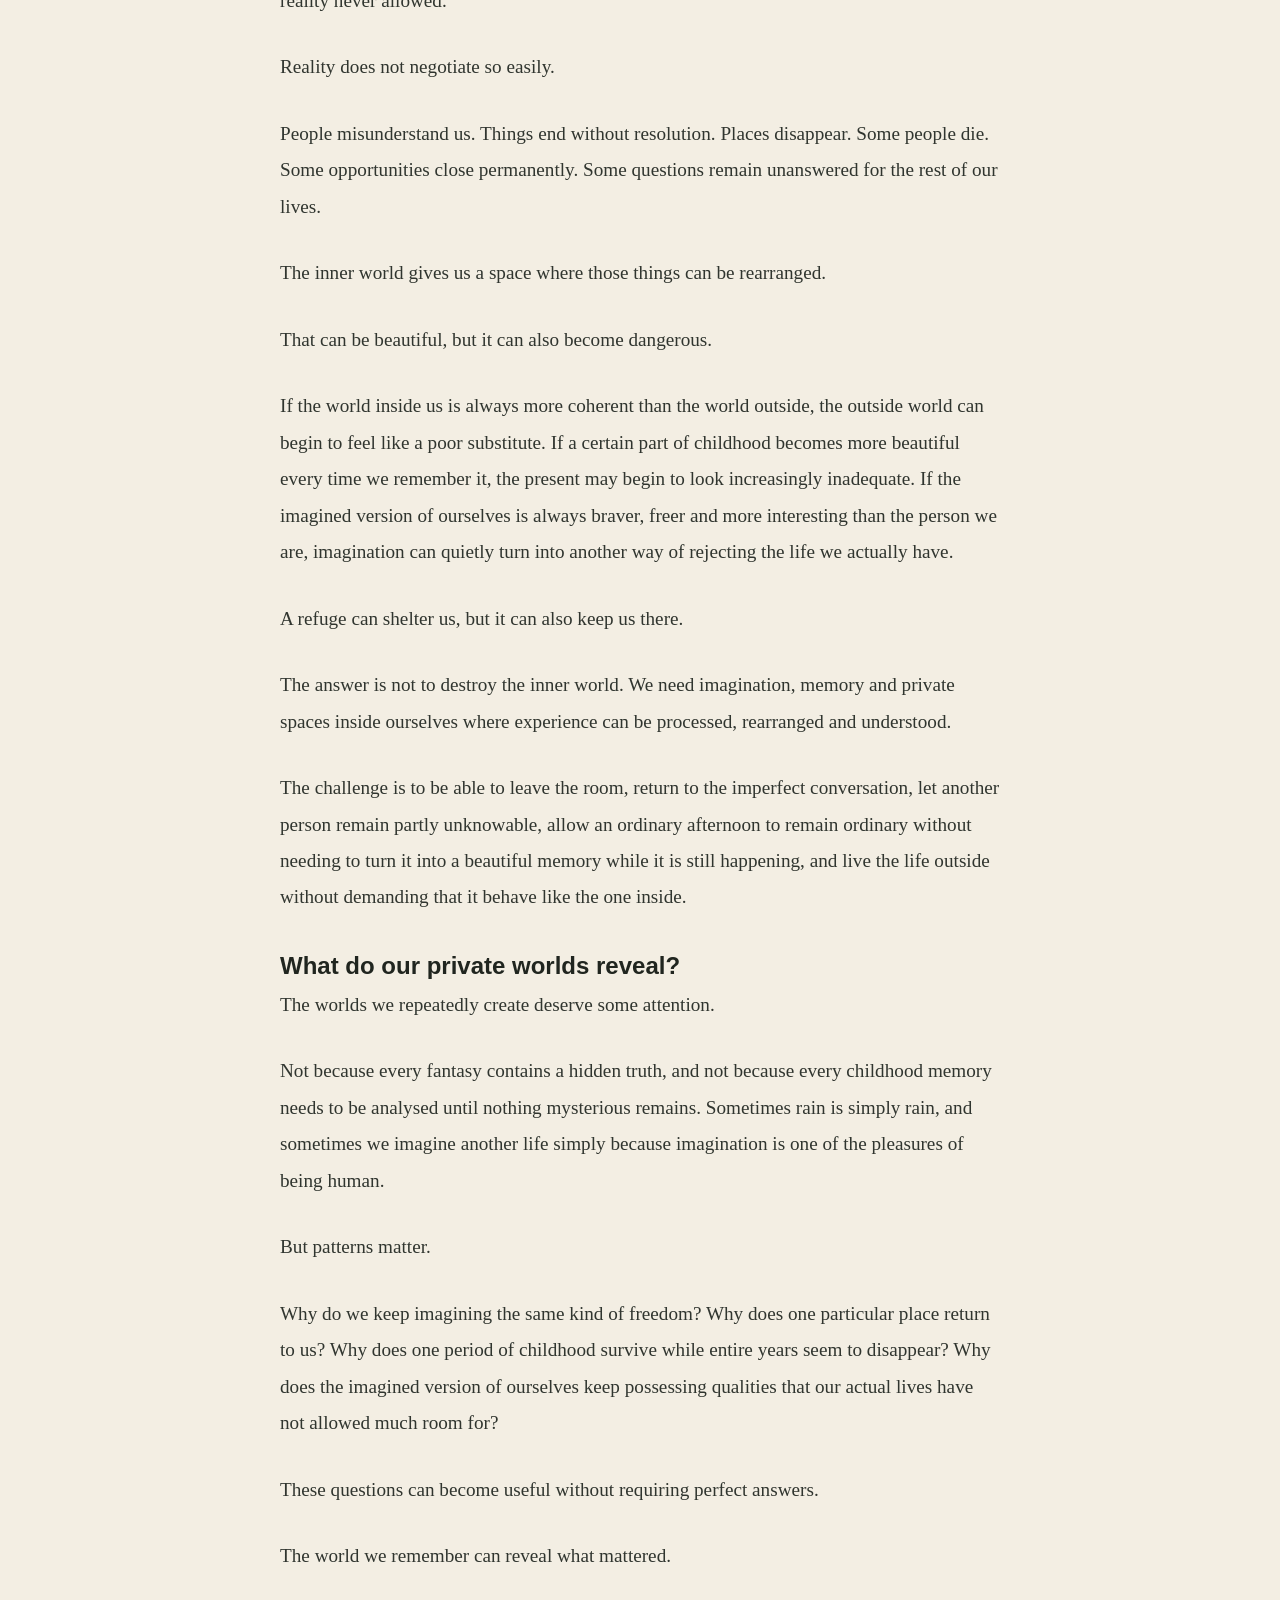
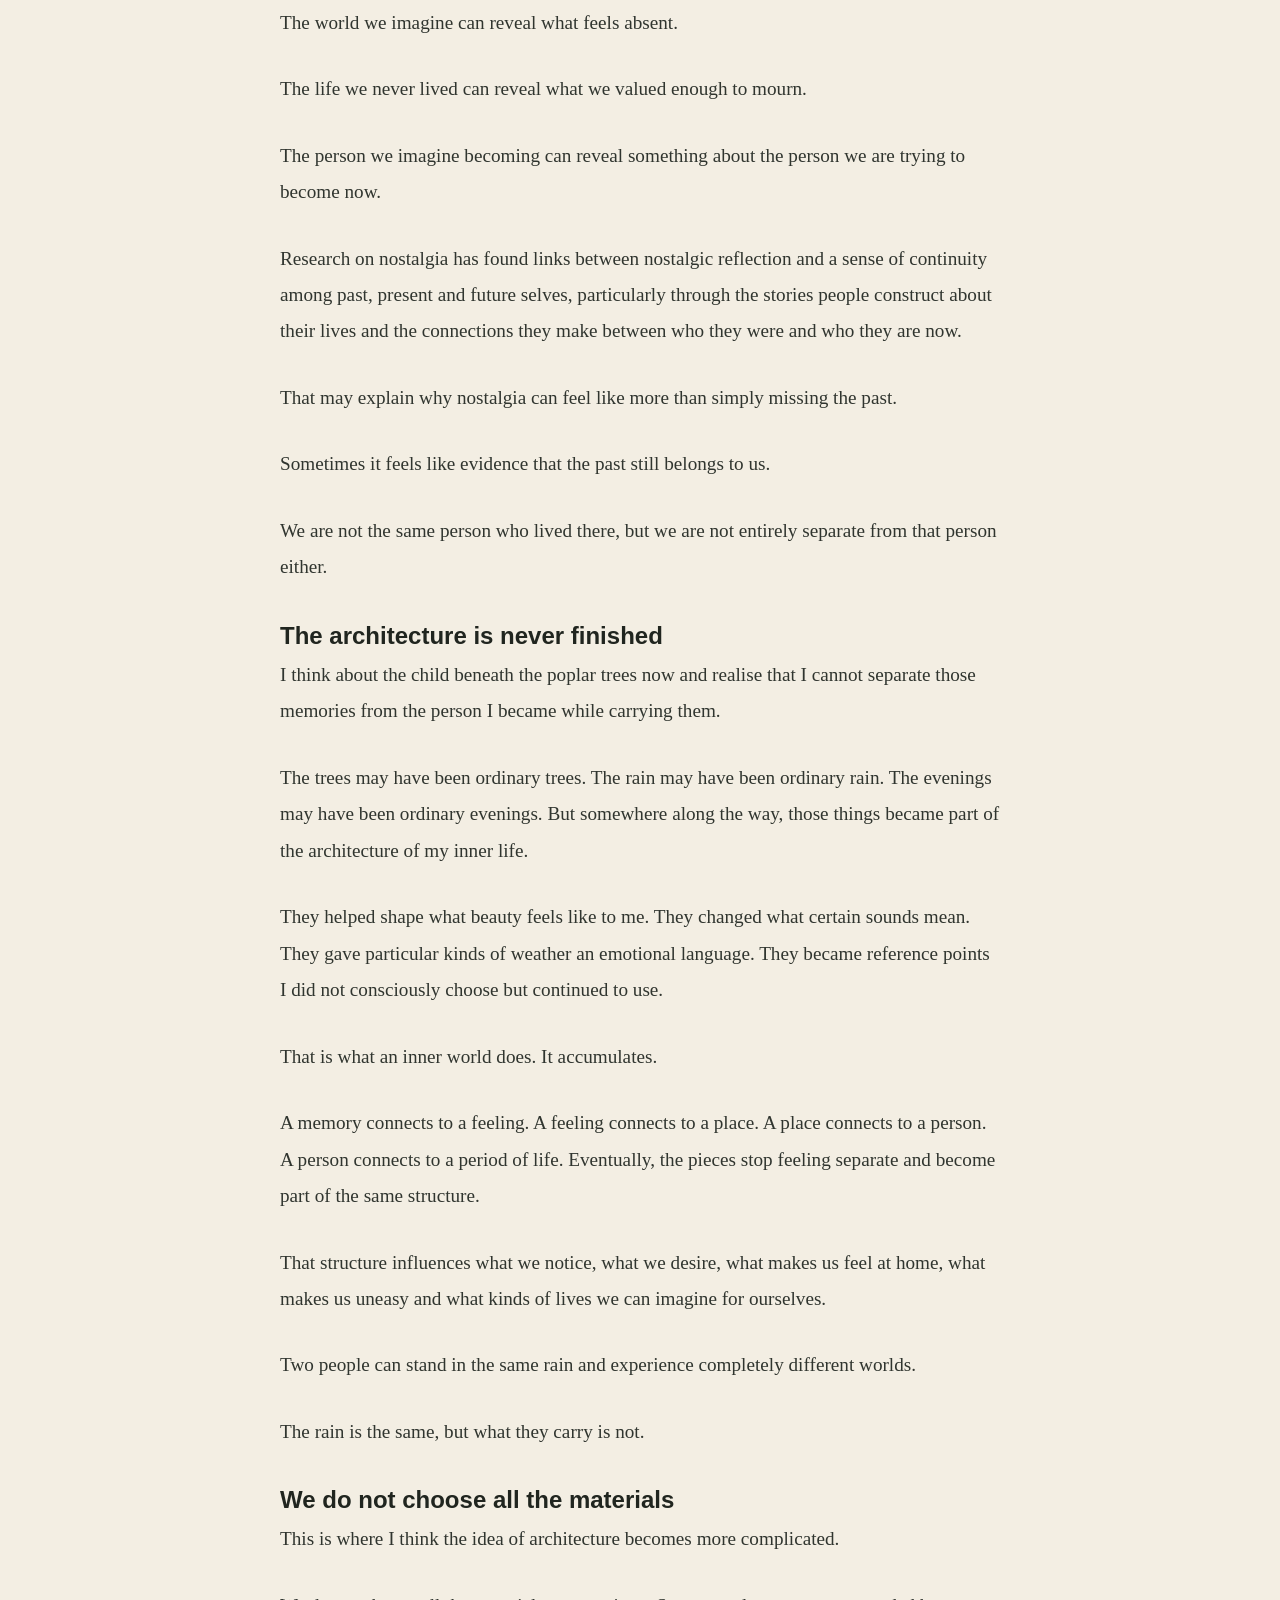
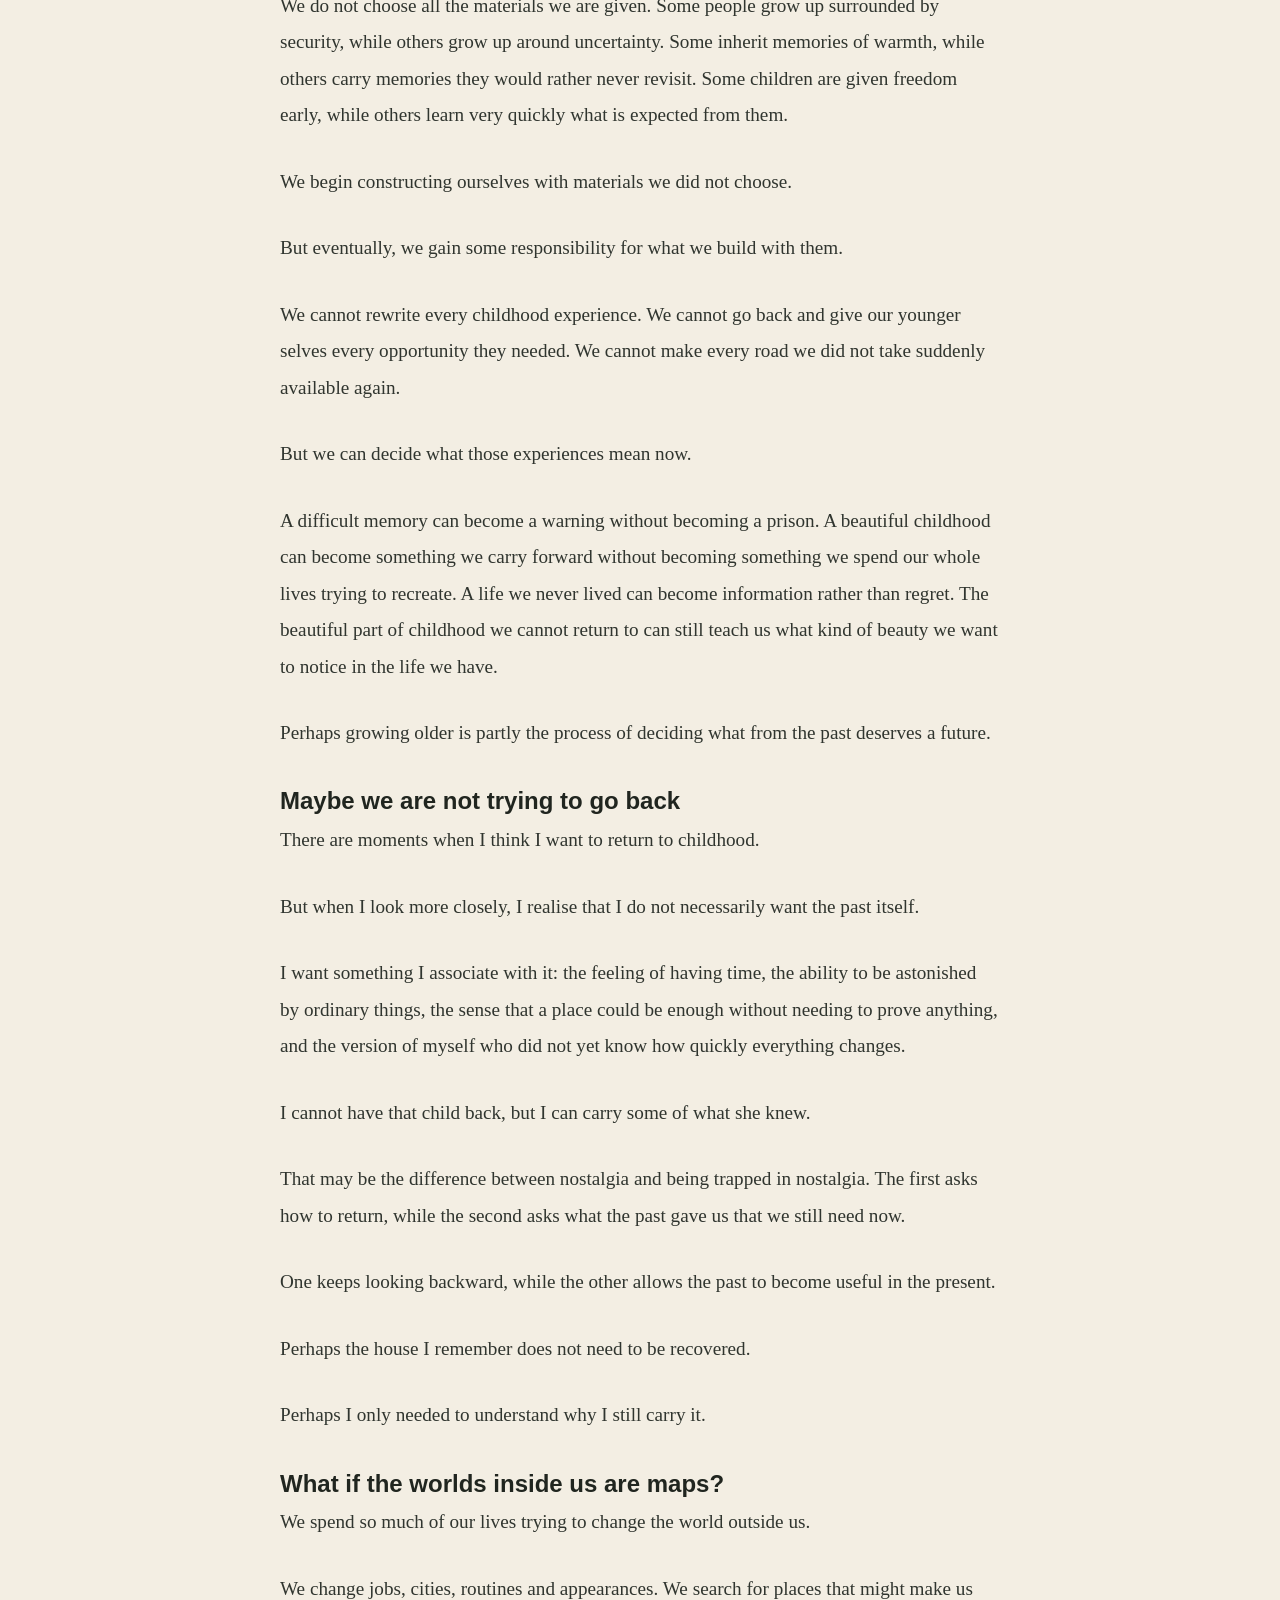
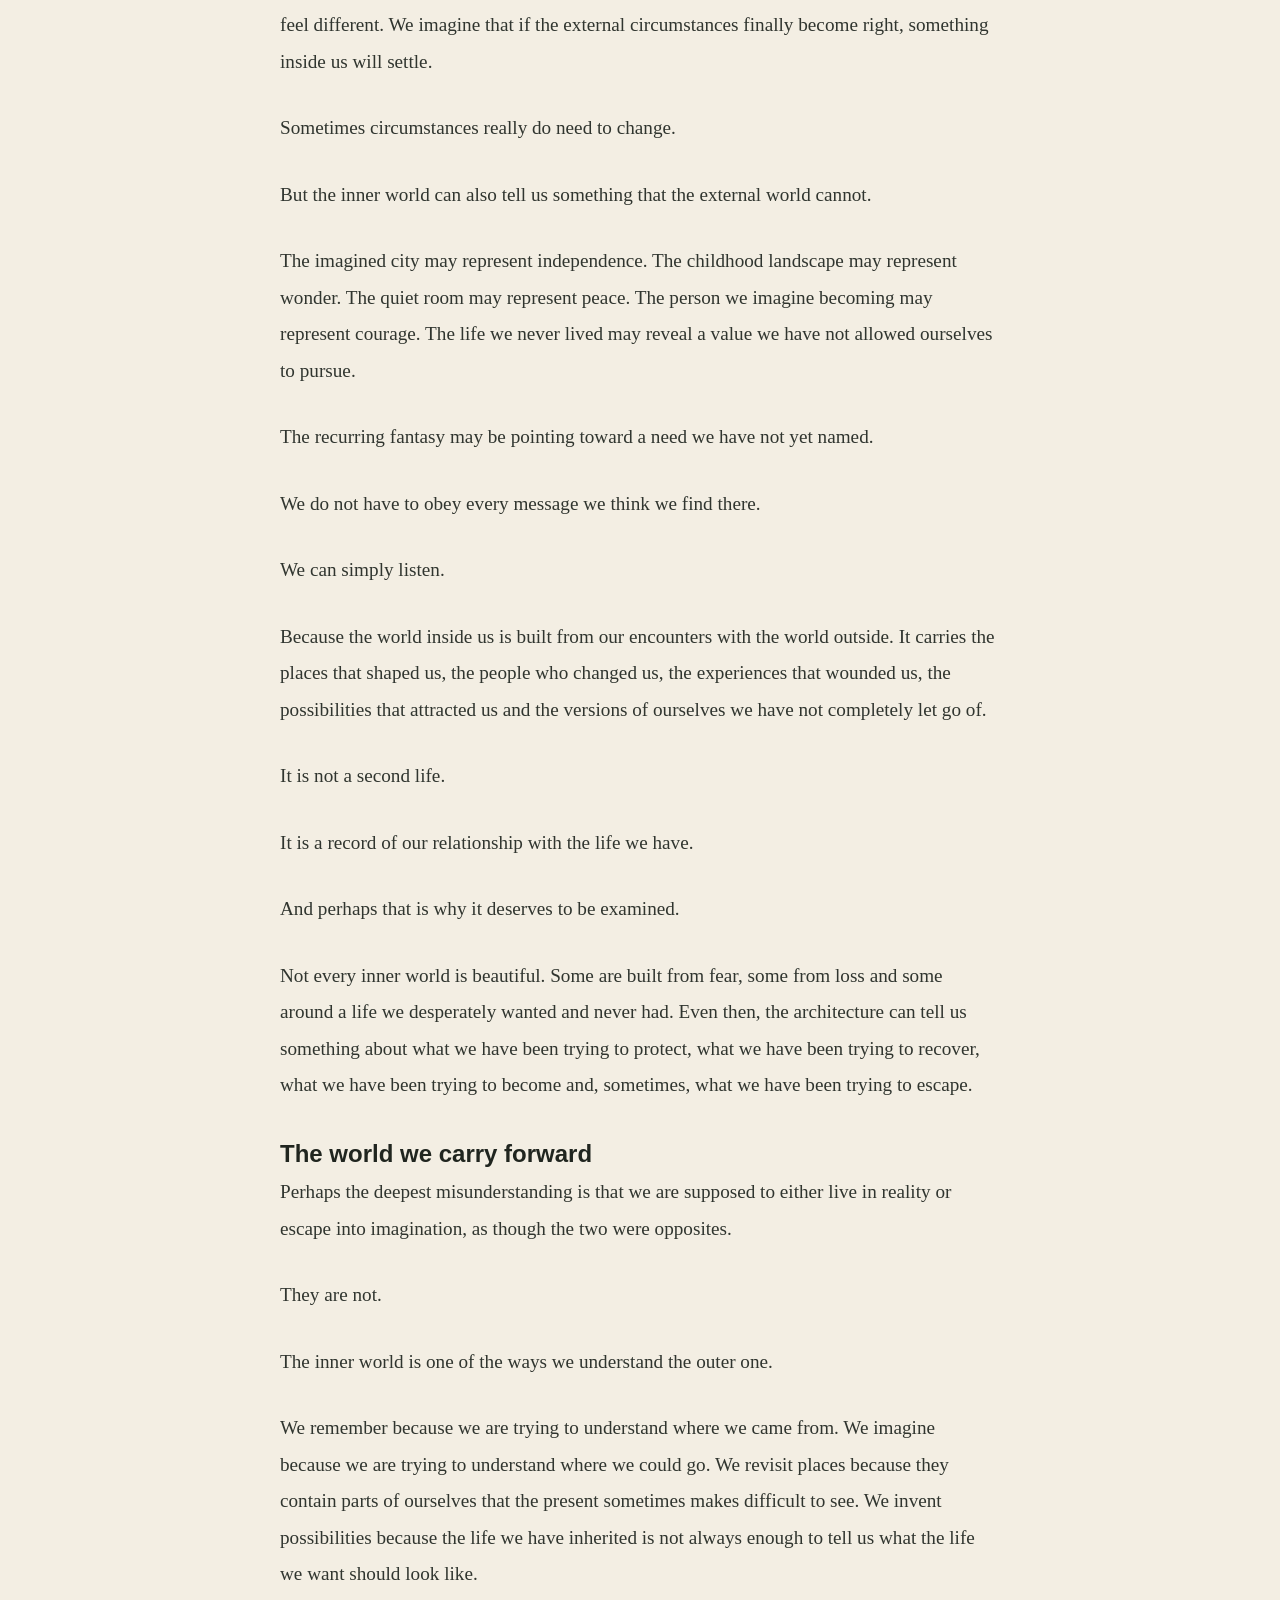
<file: essay-5.html>
<!DOCTYPE html>
<html lang="en">
<head>
    <meta charset="UTF-8">
    <meta name="viewport" content="width=device-width, initial-scale=1.0">

    <title>The Architecture of a World We Carry | Echoes I Keep</title>

    <link rel="stylesheet" href="style.css">
</head>

<body>

    <!-- HEADER -->

    <header>
        <nav>
            <a href="index.html" class="logo">Echoes I Keep</a>

            <div class="nav-links">
                <a href="essays.html">Essays</a>
                <a href="ideas.html">Ideas</a>
                <a href="#">People</a>
                <a href="#">World</a>
                <a href="about.html">About</a>
            </div>
        </nav>
    </header>


    <!-- ARTICLE -->

    <main class="essay-page">

        <article>

            <p class="essay-category">
                MEMORY
            </p>

            <h1>
                The Architecture of a World We Carry
            </h1>

            <p class="essay-intro">
                Sometimes the mind builds a world that reality could not give us.
            </p>


            <div class="essay-content">

                <p>
                    There are moments when the present loosens its grip on us.
                </p>

                <p>
                    A sudden downpour can do it. So can the smell of wet earth, the sound of water running somewhere nearby, a particular kind of evening light, or a breeze moving through the trees. Nothing has actually changed. We are still standing in the same place, carrying the same responsibilities and surrounded by the same ordinary life, yet something inside us has quietly moved somewhere else.
                </p>

                <p>
                    Sometimes it happens so quickly that we only understand it afterward.
                </p>

                <p>
                    A sound becomes a place. A smell becomes a year. A particular kind of light becomes a childhood we were not consciously thinking about until that moment.
                </p>

                <p>
                    I have often wondered what exactly happens in those moments. Are we remembering something? Are we imagining something? Are we longing for something that no longer exists, or for something that never existed at all?
                </p>

                <p>
                    I no longer think the answer is as simple as choosing one.
                </p>

                <p>
                    The mind takes pieces of what we have lived, what we have felt, what we have lost, what we have wanted and what we have imagined, and it builds something from them. Over time, those pieces can become a private world that exists alongside the physical one we inhabit every day.
                </p>

                <p>
                    That world has its own geography. There are places in it we return to without travelling, people who remain there despite never having been part of our lives in the physical sense, and versions of ourselves who still exist there even though the person we are now would barely recognise them.
                </p>

                <p>
                    We carry this world with us without noticing how much of our life has gone into building it.
                </p>

                <p>
                    That is the architecture I want to understand.
                </p>


                <h2>
                    The materials we are given
                </h2>

                <p>
                    Most of us have imagined another life at some point. Sometimes it is another city, another career. Sometimes it is much less specific. We imagine living somewhere quiet, travelling without having to explain ourselves to anyone, waking up without the obligations that fill our present life, having a conversation in which we finally say what we have been unable to say, or becoming a version of ourselves who is more courageous, more independent or more understood.
                </p>

                <p>
                    We often dismiss these thoughts as fantasies because they do not belong to the world of things we can point to and prove.
                </p>

                <p>
                    But the imagined life is not necessarily random.
                </p>

                <p>
                    The things we repeatedly imagine are often assembled from something that is already present inside us. A person who constantly imagines leaving may be responding to a life that feels restrictive. Someone who repeatedly imagines being understood may know, more deeply than they consciously admit, what it is like to feel misunderstood. Someone who imagines a quiet house may not dislike people at all. They may simply be exhausted by the constant demands of being available.
                </p>

                <p>
                    The imagined world can become a kind of private language.
                </p>

                <p>
                    We do not always know how to say, "I need freedom," so we imagine a place where we can move through life without being constantly constrained. We do not always know how to say, "I miss the person I used to be," so we return to an old landscape in our minds. We do not always know how to describe an unfinished part of ourselves, so we imagine another version of our life in which that part was given room to exist.
                </p>

                <p>
                    The fantasy is not necessarily telling us what we literally want. Sometimes it is showing us what we feel is missing.
                </p>

                <p>
                    That is why I have become less interested in asking whether our imagined worlds are real. A more interesting question is what they are made of.
                </p>

                <p>
                    Memory, certainly, but also longing, loss, fear, curiosity, possibility and the strange collection of things that happened to us without our understanding, at the time, that they would one day become part of who we are.
                </p>


                <h2>
                    The world I remember
                </h2>

                <p>
                    For me, many of these questions lead back to childhood.
                </p>

                <p>
                    I spent part of my childhood at my maternal grandmother's house. When I think of that place now, certain images arrive almost immediately. Sleeping beneath the open sky, tall poplar and willow trees around the house, stars appearing between their branches, rain falling slowly, birds somewhere in the distance and the sound of running water are all details that remain unusually alive in my mind.
                </p>

                <p>
                    I remember those things with an emotional clarity that is much stronger than my ability to reconstruct the actual days.
                </p>

                <p>
                    I do not remember every conversation or every ordinary afternoon. I cannot tell you exactly what everyone was thinking, and I do not even know whether the child I was understood those evenings as beautiful.
                </p>

                <p>
                    She probably did not think about them in those terms.
                </p>

                <p>
                    She simply lived them.
                </p>

                <p>
                    That is one of the strange things about childhood. We experience a life before we understand that we are collecting it. We do not know which ordinary afternoon will become precious later. We do not know that a house will one day become a memory, that trees will become smaller through distance and time, or that the child standing beneath them will grow into someone who can only return through imagination.
                </p>

                <p>
                    We live first and interpret later.
                </p>

                <p>
                    By the time we understand what something meant to us, the moment itself has already disappeared.
                </p>


                <h2>
                    But which childhood do we remember?
                </h2>

                <p>
                    This question becomes stranger the older I get.
                </p>

                <p>
                    Suppose I could return to that house and find it exactly as it was. The same walls, the same trees, the same road and the same landscape. Would I find the childhood I remember?
                </p>

                <p>
                    I don't think I would.
                </p>

                <p>
                    I would find the physical place, but the world I remember was never only physical. It contained a particular child, the way that child saw the sky, the size of the trees, the meaning of the rain, the people who were there, the things she did not yet know and the future she could not yet imagine.
                </p>

                <p>
                    That child is gone, but the person she became is still carrying something from that world.
                </p>

                <p>
                    The house might still remain, and the landscape might still look familiar, but the person who experienced it for the first time has been changed by everything that happened afterward. No return to that place can restore the exact person who once stood there.
                </p>

                <p>
                    This is one reason returning to an old place can feel so strange. We think we are going back to a location, but we may actually be looking for ourselves.
                </p>

                <p>
                    And no place can give us back the exact person who once lived inside that moment.
                </p>


                <h2>
                    Memory is not a photograph
                </h2>

                <p>
                    We tend to speak about memory as though the past were stored somewhere inside us exactly as it happened, waiting to be replayed. But autobiographical memory is far more active than that. Research describes it as a dynamic and reconstructive process in which remembering involves both traces of past events and later reconstruction, shaped by emotion, context, knowledge and the way we understand ourselves in the present.
                </p>

                <p>
                    That does not mean our memories are false. It means that remembering is not the same thing as opening an old recording.
                </p>

                <p>
                    The person remembering has changed, so the memory is encountered by a different self, one who knows things the child did not know, has experienced things the child had never imagined and understands certain moments differently.
                </p>

                <p>
                    This may be why a childhood memory can become more vivid emotionally while becoming less precise factually. We may forget what happened before and after a particular moment, yet remember the light in the room. We may not remember what anyone said, yet remember the sound of rain. We may forget an entire afternoon while retaining the feeling that the afternoon gave us.
                </p>

                <p>
                    The mind does not necessarily preserve the complete event. It preserves what became meaningful, and meaning changes as we do.
                </p>

                <p>
                    A house that was simply a house to a child can become, to an adult, a symbol of freedom, safety, loneliness, family or a period of life before everything became complicated. The place has not changed inside the memory because the photograph was inaccurate. It has changed because the person looking at that memory has.
                </p>

                <p>
                    That is not a failure of memory.
                </p>

                <p>
                    It is part of how memory becomes part of a life.
                </p>


                <h2>
                    The past does not stay in the past
                </h2>

                <p>
                    Autobiographical memory does not merely tell us where we have been. It also helps us understand who we are, where we belong in the story of our own life and how the past connects to the future we imagine for ourselves. Research has linked autobiographical thinking with self-continuity, behaviour and social connection, while remembering the past and imagining possible futures appear to draw on closely related processes.
                </p>

                <p>
                    That changes the way I think about memory.
                </p>

                <p>
                    We do not carry the past simply because we are sentimental creatures who refuse to let go.
                </p>

                <p>
                    We carry it because the past helps explain the person standing in the present.
                </p>

                <p>
                    A childhood place can influence what we later call beautiful. A painful experience can affect what we tolerate in adulthood. A relationship can change what we expect from future relationships. A period of freedom can become an unconscious standard against which we judge later forms of life.
                </p>

                <p>
                    We carry experiences forward, but what we actually carry is often their meaning.
                </p>

                <p>
                    That is why a smell can unlock an entire period of life. The smell itself is tiny, but what arrives with it may include a place, a person, a feeling, an age and an entire way of seeing the world.
                </p>


                <h2>
                    The lives we never lived
                </h2>

                <p>
                    Our inner worlds are built not only from what happened, but also from what did not happen.
                </p>

                <p>
                    Every choice closes certain possibilities. We choose one city instead of another, one career instead of another, one relationship instead of another. Sometimes the decision feels insignificant when we make it, but years later we become aware of the roads we did not take.
                </p>

                <p>
                    The mind does not always accept that those roads are gone.
                </p>

                <p>
                    We imagine what might have happened if we had been a little bolder and taken an opportunity, chosen ourselves, left earlier, stayed longer or simply been a different kind of person at the time.
                </p>

                <p>
                    These lives never happened, yet they can occupy real emotional space.
                </p>

                <p>
                    We can feel nostalgia for a life we never lived. We can miss a place where we never stayed. We can mourn a version of ourselves who never got the opportunity to exist.
                </p>

                <p>
                    There is something remarkable about being able to feel the weight of an unrealised life. Our imagination can take a possibility and give it enough shape that we can almost experience its absence.
                </p>

                <p>
                    But perhaps that imagined life is not asking to be lived literally.
                </p>

                <p>
                    Perhaps it is telling us something about the life we are living now.
                </p>

                <p>
                    The version of ourselves who travels freely may be telling us something about our need for independence. The imagined home filled with people may reveal a hunger for belonging. The quiet house may represent peace. The imagined career may represent not the profession itself, but the freedom, recognition or creativity we associate with it.
                </p>

                <p>
                    The alternative life is not always the thing we want.
                </p>

                <p>
                    Sometimes it is the quality we want.
                </p>

                <p>
                    That distinction can tell us more about ourselves than the fantasy itself.
                </p>


                <h2>
                    Why do we make our lives cinematic?
                </h2>

                <p>
                    I have often wondered why human beings are so attracted to the idea of a life that feels like a film.
                </p>

                <p>
                    We imagine the rain arriving at exactly the right moment. We imagine a song playing somewhere in the background while we walk through an unfamiliar city. We imagine a conversation in which every important thing is finally said. We imagine a room filled with a kind of light that makes an ordinary evening feel significant.
                </p>

                <p>
                    Real life rarely arranges itself so generously.
                </p>

                <p>
                    Important things happen without warning. Beautiful moments pass without announcing that they will become memories. We often understand the meaning of something only after we have lived through it.
                </p>

                <p>
                    Reality does not provide a narrator in the way a story does.
                </p>

                <p>
                    Stories take scattered events and give them structure. They tell us what matters, what connects, what deserves attention and where an ending belongs. Real life rarely offers that kind of clarity.
                </p>

                <p>
                    Perhaps that is one reason we create narratives around our own lives.
                </p>

                <p>
                    We want coherence.
                </p>

                <p>
                    We want to believe that the experiences that shape us belong to a larger story. We look back at certain periods of our lives and try to understand how they changed us, what they taught us and why they continue to matter. We turn memories into narratives because a collection of disconnected events can be difficult to make sense of.
                </p>

                <p>
                    This does not mean that we invent our lives.
                </p>

                <p>
                    It means that we interpret them, and interpretation can become one of the ways we survive things we cannot change.
                </p>


                <h2>
                    The inner world can become a refuge
                </h2>

                <p>
                    There is comfort in a world that exists inside us because it is a place where reality cannot completely dictate the terms.
                </p>

                <p>
                    Inside imagination, we can visit places, revisit beautiful coincidences, say the thing we never said, become more courageous than we were and change the direction of a life in ways that reality never allowed.
                </p>

                <p>
                    Reality does not negotiate so easily.
                </p>

                <p>
                    People misunderstand us. Things end without resolution. Places disappear. Some people die. Some opportunities close permanently. Some questions remain unanswered for the rest of our lives.
                </p>

                <p>
                    The inner world gives us a space where those things can be rearranged.
                </p>

                <p>
                    That can be beautiful, but it can also become dangerous.
                </p>

                <p>
                    If the world inside us is always more coherent than the world outside, the outside world can begin to feel like a poor substitute. If a certain part of childhood becomes more beautiful every time we remember it, the present may begin to look increasingly inadequate. If the imagined version of ourselves is always braver, freer and more interesting than the person we are, imagination can quietly turn into another way of rejecting the life we actually have.
                </p>

                <p>
                    A refuge can shelter us, but it can also keep us there.
                </p>

                <p>
                    The answer is not to destroy the inner world. We need imagination, memory and private spaces inside ourselves where experience can be processed, rearranged and understood.
                </p>

                <p>
                    The challenge is to be able to leave the room, return to the imperfect conversation, let another person remain partly unknowable, allow an ordinary afternoon to remain ordinary without needing to turn it into a beautiful memory while it is still happening, and live the life outside without demanding that it behave like the one inside.
                </p>


                <h2>
                    What do our private worlds reveal?
                </h2>

                <p>
                    The worlds we repeatedly create deserve some attention.
                </p>

                <p>
                    Not because every fantasy contains a hidden truth, and not because every childhood memory needs to be analysed until nothing mysterious remains. Sometimes rain is simply rain, and sometimes we imagine another life simply because imagination is one of the pleasures of being human.
                </p>

                <p>
                    But patterns matter.
                </p>

                <p>
                    Why do we keep imagining the same kind of freedom? Why does one particular place return to us? Why does one period of childhood survive while entire years seem to disappear? Why does the imagined version of ourselves keep possessing qualities that our actual lives have not allowed much room for?
                </p>

                <p>
                    These questions can become useful without requiring perfect answers.
                </p>

                <p>
                    The world we remember can reveal what mattered.
                </p>

                <p>
                    The world we imagine can reveal what feels absent.
                </p>

                <p>
                    The life we never lived can reveal what we valued enough to mourn.
                </p>

                <p>
                    The person we imagine becoming can reveal something about the person we are trying to become now.
                </p>

                <p>
                    Research on nostalgia has found links between nostalgic reflection and a sense of continuity among past, present and future selves, particularly through the stories people construct about their lives and the connections they make between who they were and who they are now.
                </p>

                <p>
                    That may explain why nostalgia can feel like more than simply missing the past.
                </p>

                <p>
                    Sometimes it feels like evidence that the past still belongs to us.
                </p>

                <p>
                    We are not the same person who lived there, but we are not entirely separate from that person either.
                </p>


                <h2>
                    The architecture is never finished
                </h2>

                <p>
                    I think about the child beneath the poplar trees now and realise that I cannot separate those memories from the person I became while carrying them.
                </p>

                <p>
                    The trees may have been ordinary trees. The rain may have been ordinary rain. The evenings may have been ordinary evenings. But somewhere along the way, those things became part of the architecture of my inner life.
                </p>

                <p>
                    They helped shape what beauty feels like to me. They changed what certain sounds mean. They gave particular kinds of weather an emotional language. They became reference points I did not consciously choose but continued to use.
                </p>

                <p>
                    That is what an inner world does. It accumulates.
                </p>

                <p>
                    A memory connects to a feeling. A feeling connects to a place. A place connects to a person. A person connects to a period of life. Eventually, the pieces stop feeling separate and become part of the same structure.
                </p>

                <p>
                    That structure influences what we notice, what we desire, what makes us feel at home, what makes us uneasy and what kinds of lives we can imagine for ourselves.
                </p>

                <p>
                    Two people can stand in the same rain and experience completely different worlds.
                </p>

                <p>
                    The rain is the same, but what they carry is not.
                </p>


                <h2>
                    We do not choose all the materials
                </h2>

                <p>
                    This is where I think the idea of architecture becomes more complicated.
                </p>

                <p>
                    We do not choose all the materials we are given. Some people grow up surrounded by security, while others grow up around uncertainty. Some inherit memories of warmth, while others carry memories they would rather never revisit. Some children are given freedom early, while others learn very quickly what is expected from them.
                </p>

                <p>
                    We begin constructing ourselves with materials we did not choose.
                </p>

                <p>
                    But eventually, we gain some responsibility for what we build with them.
                </p>

                <p>
                    We cannot rewrite every childhood experience. We cannot go back and give our younger selves every opportunity they needed. We cannot make every road we did not take suddenly available again.
                </p>

                <p>
                    But we can decide what those experiences mean now.
                </p>

                <p>
                    A difficult memory can become a warning without becoming a prison. A beautiful childhood can become something we carry forward without becoming something we spend our whole lives trying to recreate. A life we never lived can become information rather than regret. The beautiful part of childhood we cannot return to can still teach us what kind of beauty we want to notice in the life we have.
                </p>

                <p>
                    Perhaps growing older is partly the process of deciding what from the past deserves a future.
                </p>


                <h2>
                    Maybe we are not trying to go back
                </h2>

                <p>
                    There are moments when I think I want to return to childhood.
                </p>

                <p>
                    But when I look more closely, I realise that I do not necessarily want the past itself.
                </p>

                <p>
                    I want something I associate with it: the feeling of having time, the ability to be astonished by ordinary things, the sense that a place could be enough without needing to prove anything, and the version of myself who did not yet know how quickly everything changes.
                </p>

                <p>
                    I cannot have that child back, but I can carry some of what she knew.
                </p>

                <p>
                    That may be the difference between nostalgia and being trapped in nostalgia. The first asks how to return, while the second asks what the past gave us that we still need now.
                </p>

                <p>
                    One keeps looking backward, while the other allows the past to become useful in the present.
                </p>

                <p>
                    Perhaps the house I remember does not need to be recovered.
                </p>

                <p>
                    Perhaps I only needed to understand why I still carry it.
                </p>


                <h2>
                    What if the worlds inside us are maps?
                </h2>

                <p>
                    We spend so much of our lives trying to change the world outside us.
                </p>

                <p>
                    We change jobs, cities, routines and appearances. We search for places that might make us feel different. We imagine that if the external circumstances finally become right, something inside us will settle.
                </p>

                <p>
                    Sometimes circumstances really do need to change.
                </p>

                <p>
                    But the inner world can also tell us something that the external world cannot.
                </p>

                <p>
                    The imagined city may represent independence. The childhood landscape may represent wonder. The quiet room may represent peace. The person we imagine becoming may represent courage. The life we never lived may reveal a value we have not allowed ourselves to pursue.
                </p>

                <p>
                    The recurring fantasy may be pointing toward a need we have not yet named.
                </p>

                <p>
                    We do not have to obey every message we think we find there.
                </p>

                <p>
                    We can simply listen.
                </p>

                <p>
                    Because the world inside us is built from our encounters with the world outside. It carries the places that shaped us, the people who changed us, the experiences that wounded us, the possibilities that attracted us and the versions of ourselves we have not completely let go of.
                </p>

                <p>
                    It is not a second life.
                </p>

                <p>
                    It is a record of our relationship with the life we have.
                </p>

                <p>
                    And perhaps that is why it deserves to be examined.
                </p>

                <p>
                    Not every inner world is beautiful. Some are built from fear, some from loss and some around a life we desperately wanted and never had. Even then, the architecture can tell us something about what we have been trying to protect, what we have been trying to recover, what we have been trying to become and, sometimes, what we have been trying to escape.
                </p>


                <h2>
                    The world we carry forward
                </h2>

                <p>
                    Perhaps the deepest misunderstanding is that we are supposed to either live in reality or escape into imagination, as though the two were opposites.
                </p>

                <p>
                    They are not.
                </p>

                <p>
                    The inner world is one of the ways we understand the outer one.
                </p>

                <p>
                    We remember because we are trying to understand where we came from. We imagine because we are trying to understand where we could go. We revisit places because they contain parts of ourselves that the present sometimes makes difficult to see. We invent possibilities because the life we have inherited is not always enough to tell us what the life we want should look like.
                </p>

                <p>
                    Memory gives us material.
                </p>

                <p>
                    Imagination rearranges it.
                </p>

                <p>
                    Longing gives it direction.
                </p>

                <p>
                    Experience gives it weight.
                </p>

                <p>
                    Identity is built somewhere among all of them.
                </p>

                <p>
                    That is why I think of the mind as carrying an architecture rather than an archive.
                </p>

                <p>
                    An archive stores.
                </p>

                <p>
                    Architecture shapes.
                </p>

                <p>
                    The places we remember, the lives we imagine and the experiences we continue to carry do not simply sit inside us. They can influence the rooms we are willing to enter, the people we allow close to us, the lives we consider possible and the futures we are brave enough to imagine.
                </p>

                <p>
                    The structure is never completely finished. Something is always being added, forgotten, changed or rebuilt.
                </p>

                <p>
                    Perhaps the worlds we carry are not places we are meant to return to. They are evidence of the lives that have passed through us and of the lives we are still capable of imagining.
                </p>

                <p>
                    The childhood house may be gone or changed. The person who lived there may be gone too. The life we once imagined may never happen. But something from those worlds can still cross the distance between then and now: a way of seeing, a sensitivity to beauty, a question that refuses to disappear, a desire that has finally been given a name, or a part of ourselves we thought we had lost.
                </p>

                <p>
                    Perhaps growing older is not learning to leave those worlds behind.
                </p>

                <p>
                    Perhaps it is learning to read them.
                </p>

                <p>
                    Because somewhere inside the places we remember, the lives we imagine and the versions of ourselves we keep returning to, there is a map of the person we have been becoming all along.
                </p>

                <p>
                    And perhaps the real question is not which world was real, the one we lived or the one we carried inside us.
                </p>

                <p>
                    Perhaps both were real in different ways.
                </p>

                <p>
                    One shaped the life we experienced.
                </p>

                <p>
                    The other shaped the meaning we made from it.
                </p>

                <p>
                    And somewhere between those two worlds, we became who we are.
                </p>

            </div>


            <!-- ARTICLE NAVIGATION -->

            <nav class="essay-navigation">

                <a href="essay-4.html" class="previous-essay">

                    <span>
                        ← Previous Essay
                    </span>

                    <strong>
                        The Lost Art of Reticence
                    </strong>

                </a>

            </nav>

        </article>

    </main>


    <!-- FOOTER -->

    <footer>

        <p>
            Echoes I Keep
        </p>

        <p>
            © 2026 Rinchen Angmo
        </p>

    </footer>


    <script src="script.js"></script>

</body>
</html>
</file>
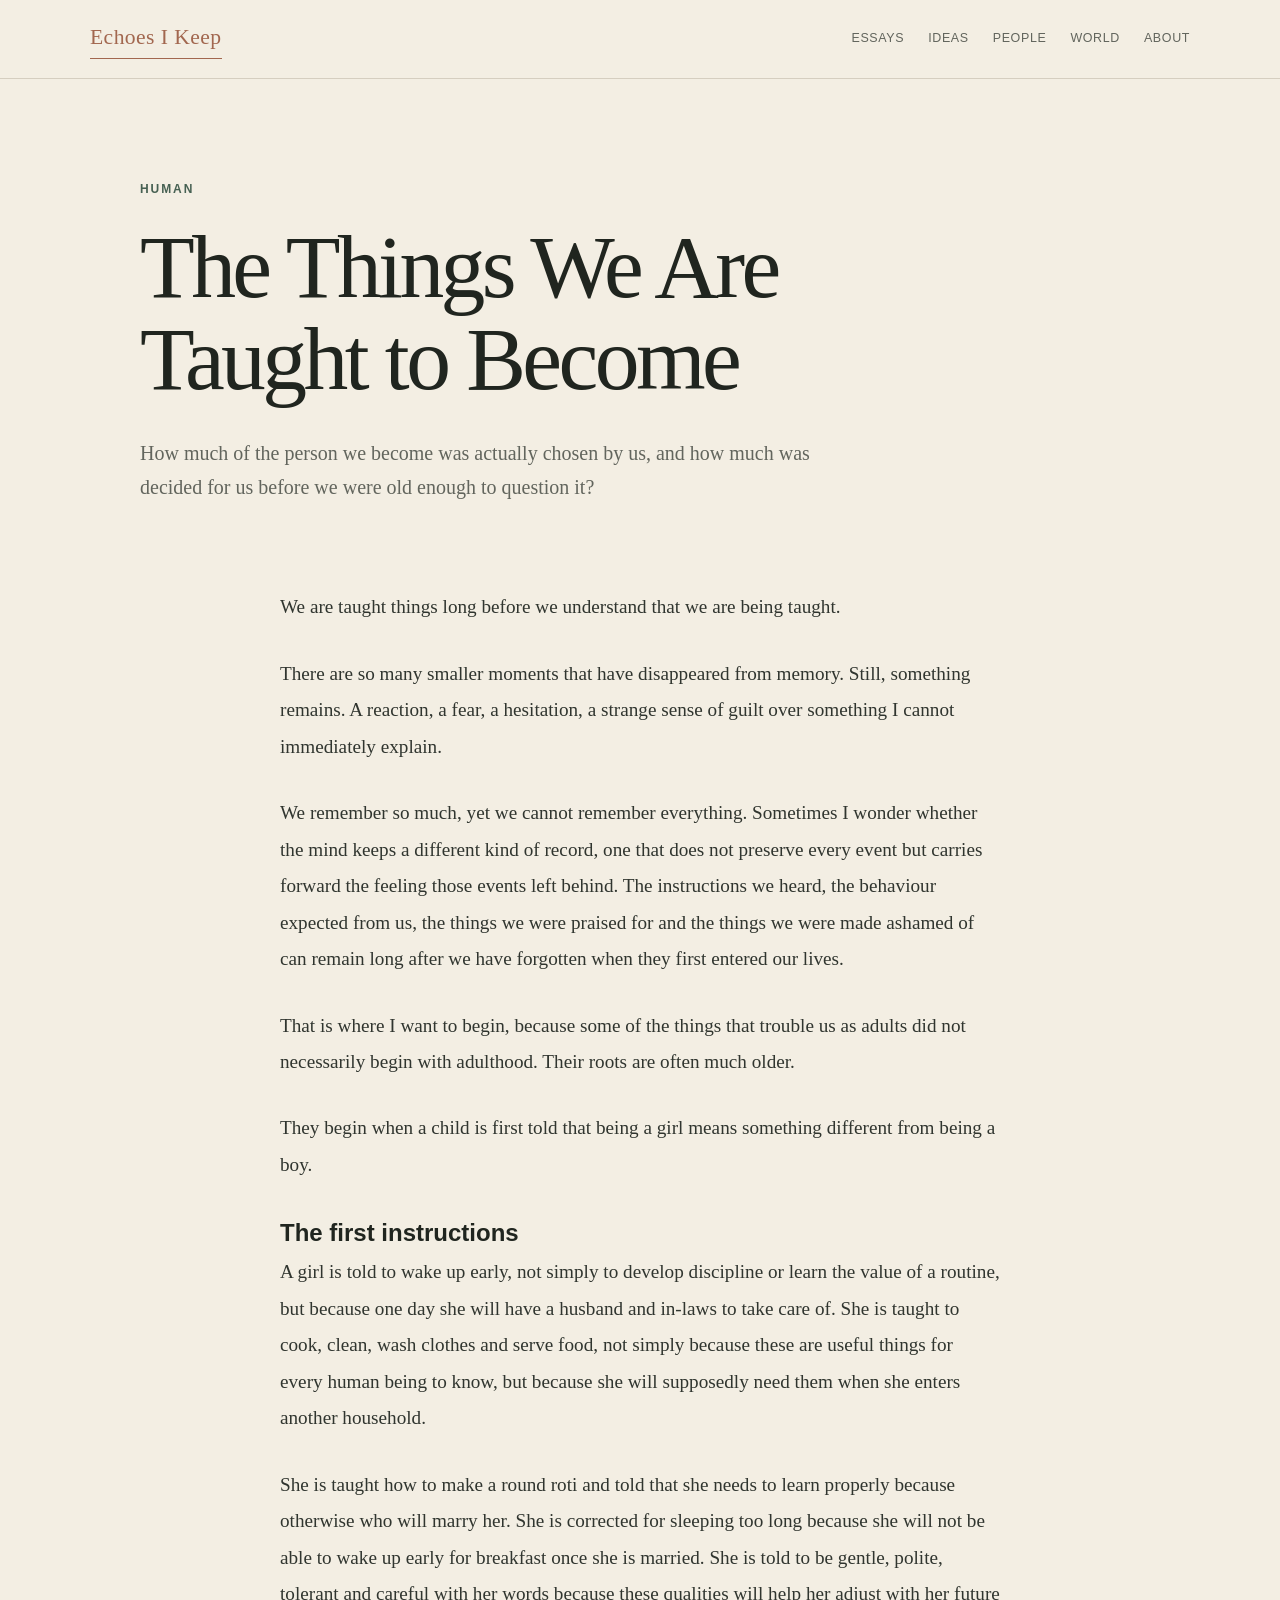
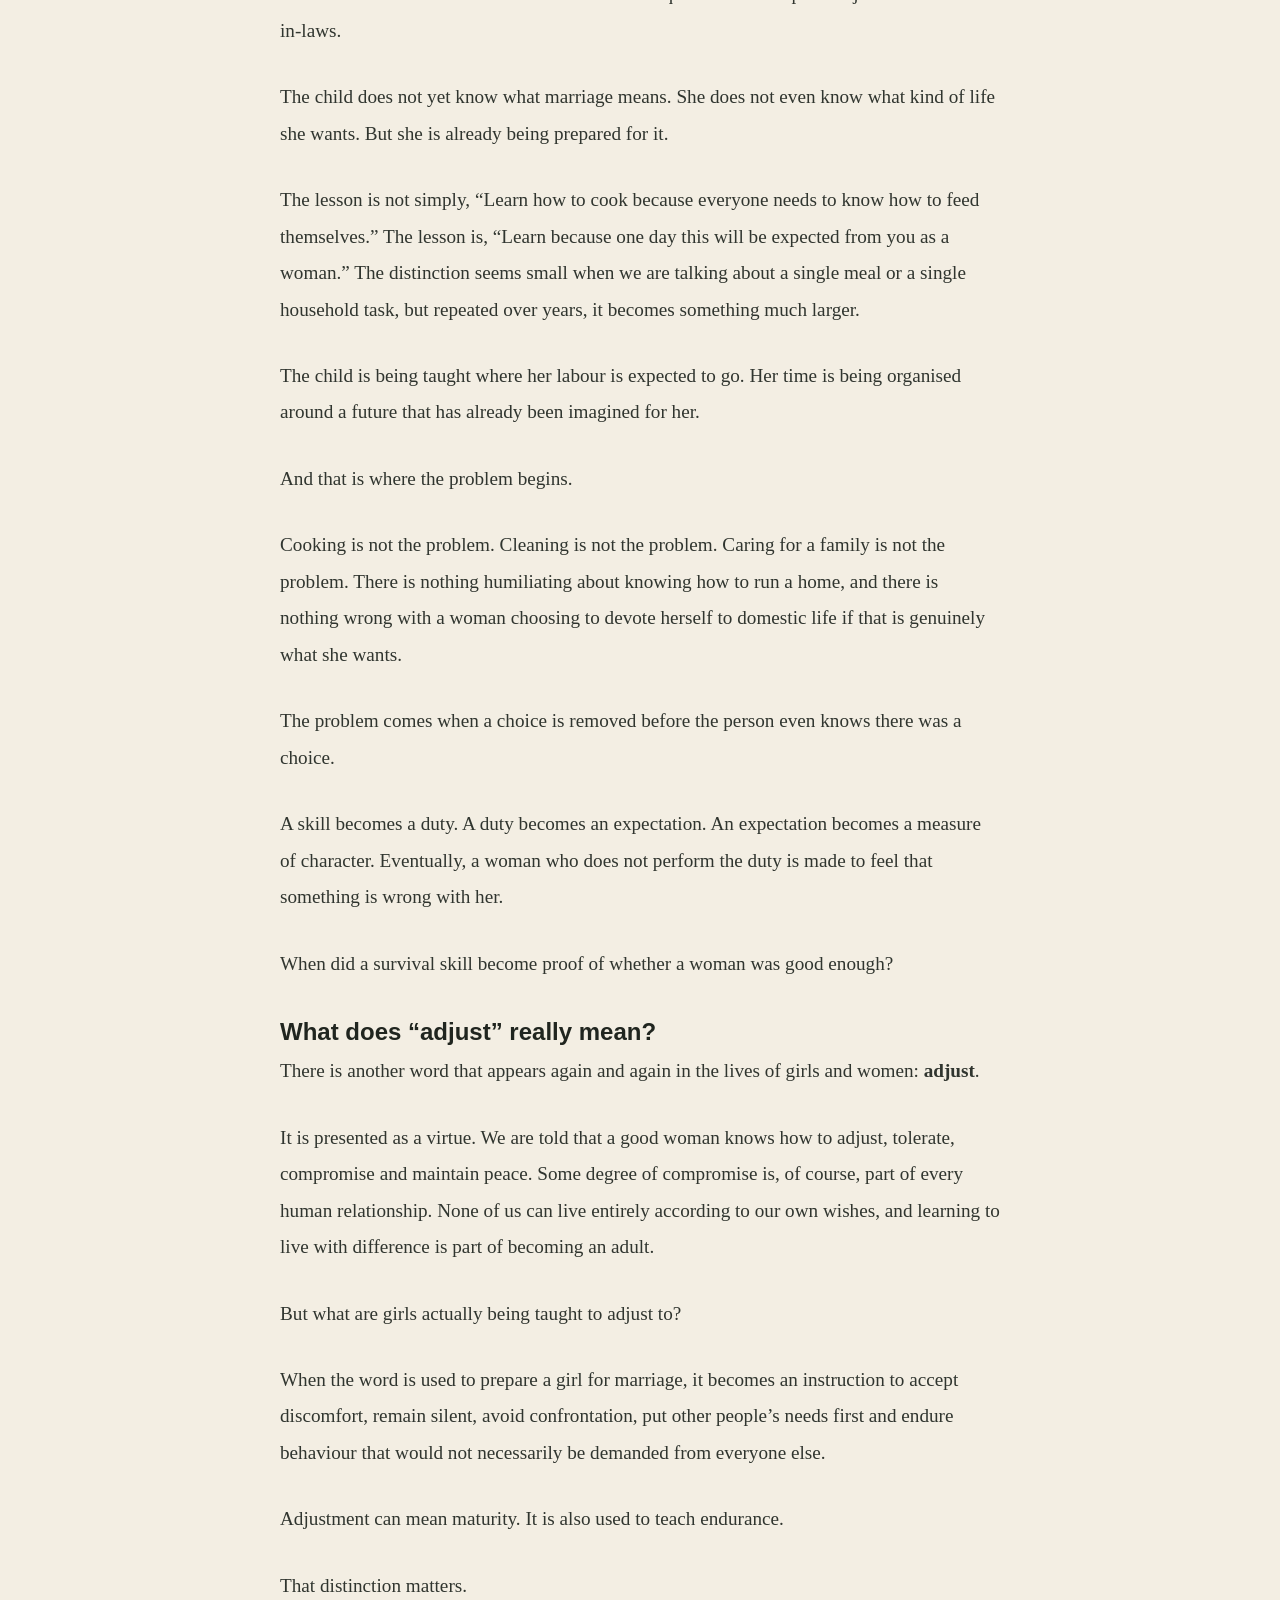
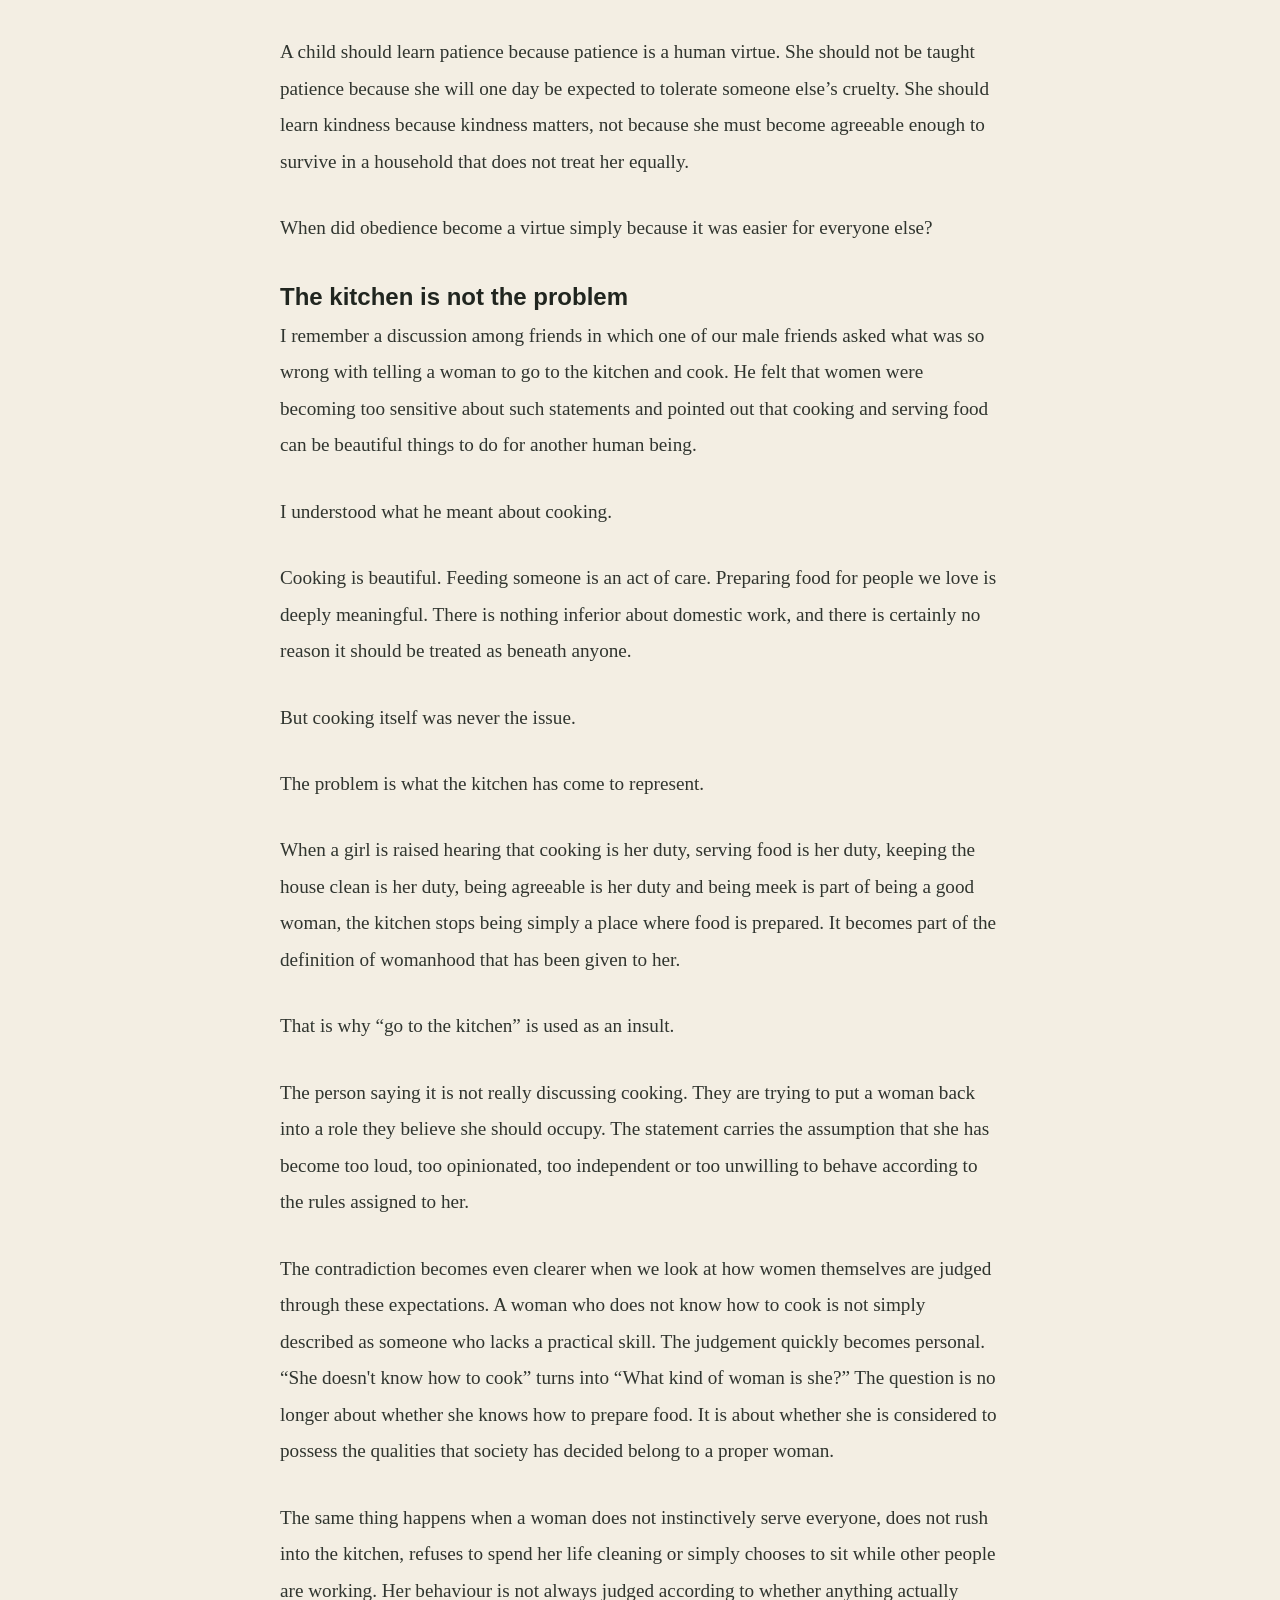
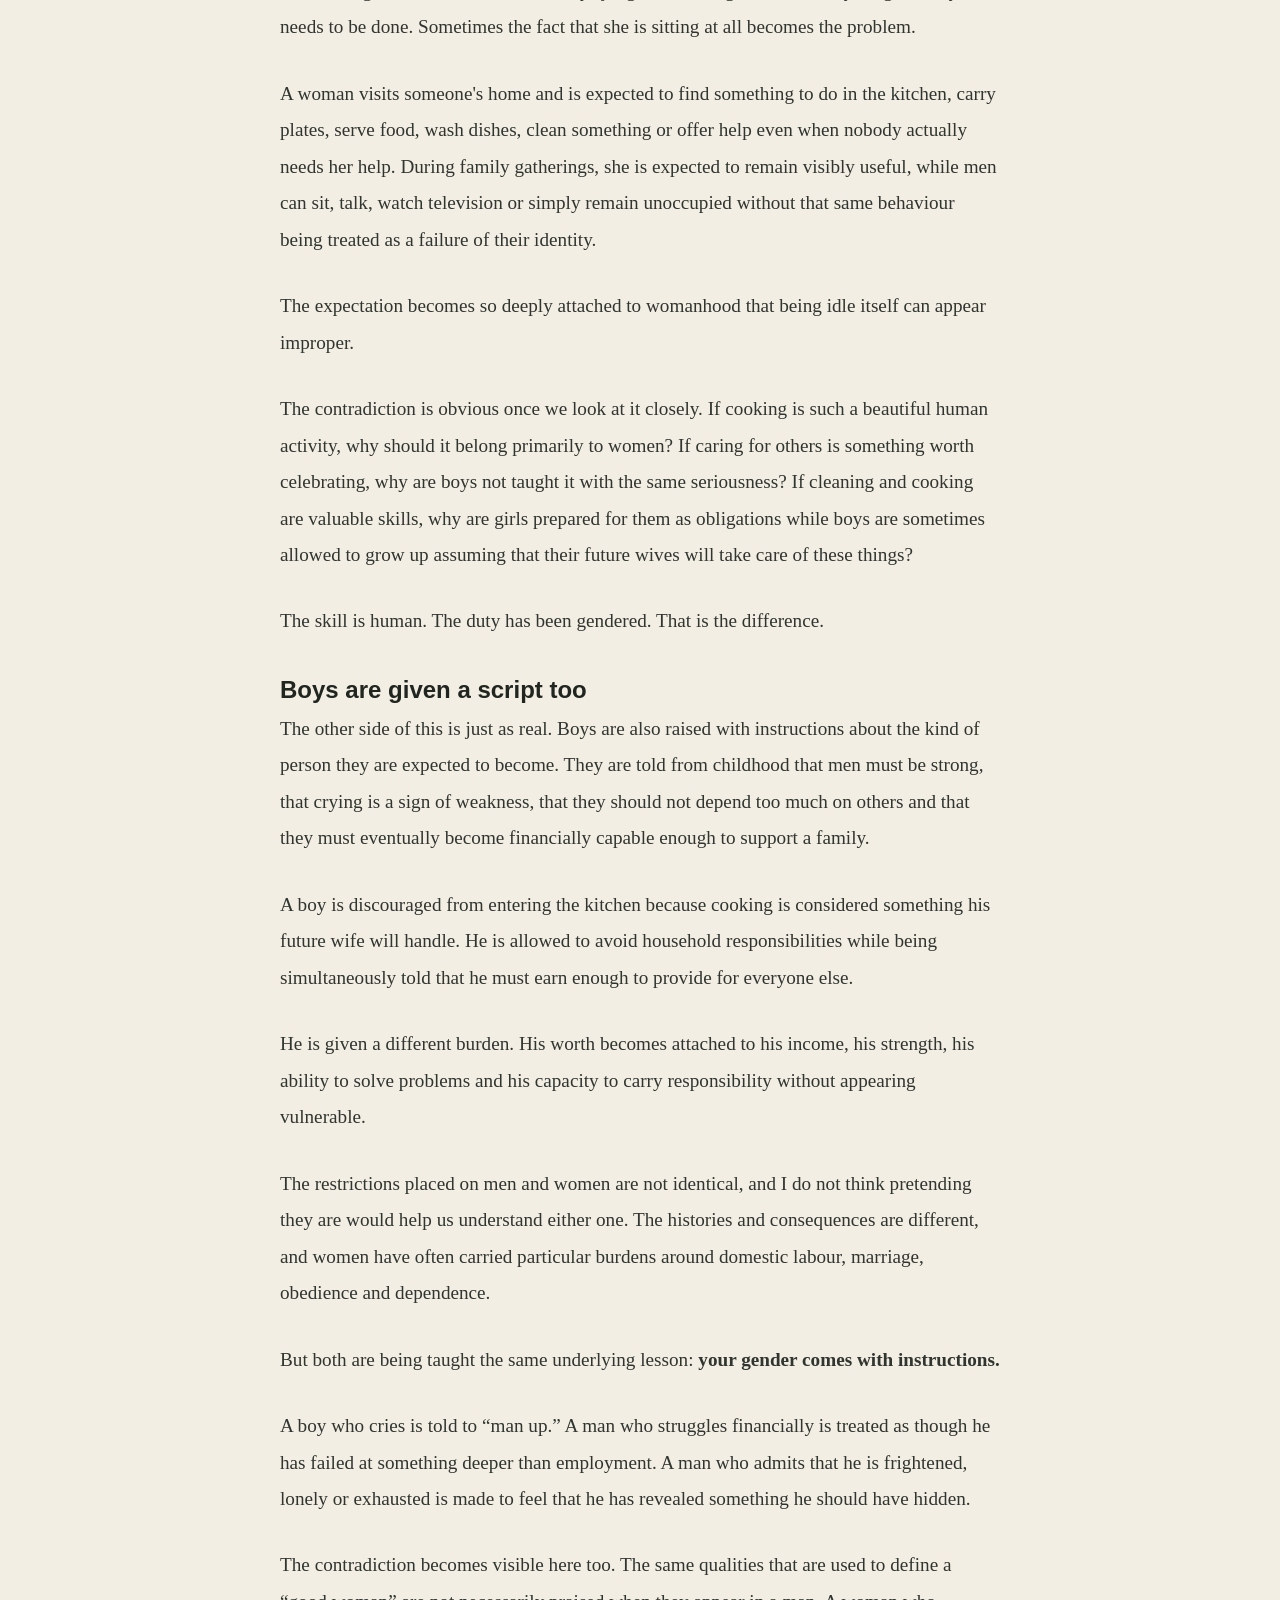
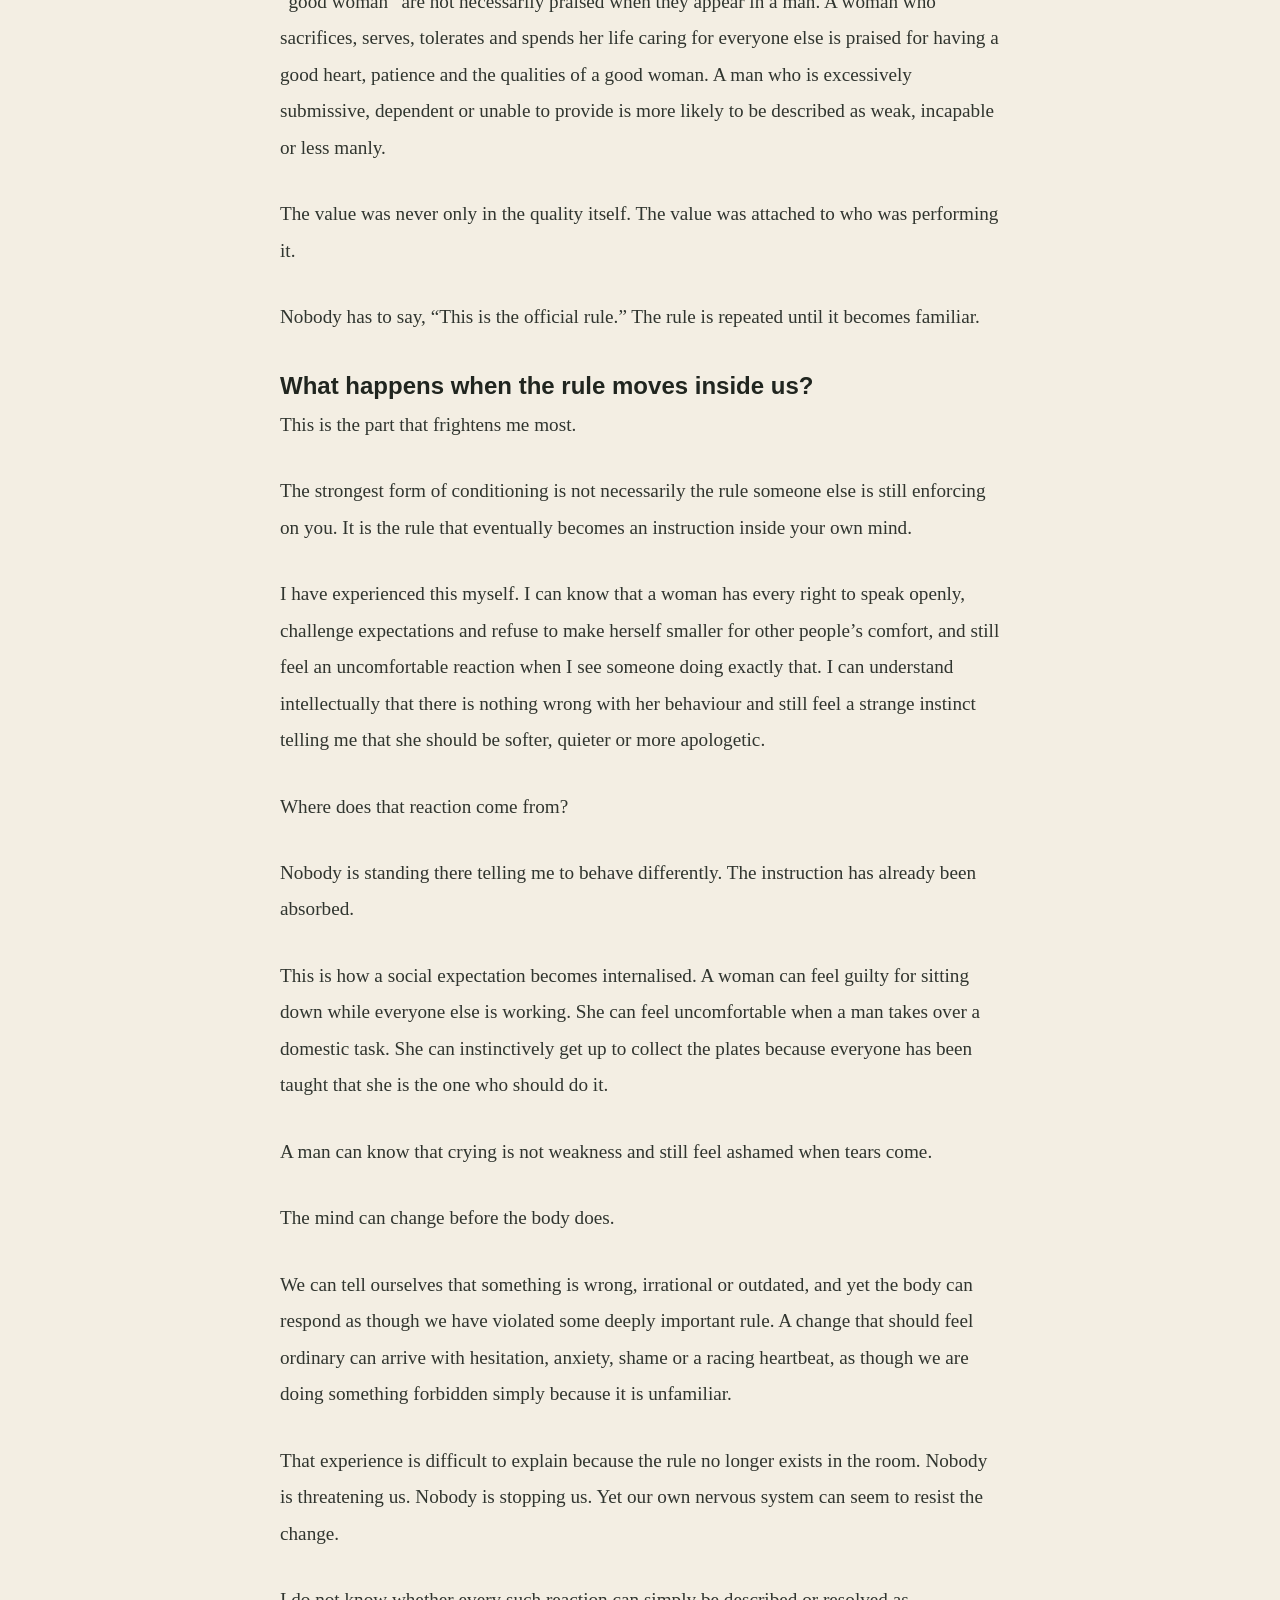
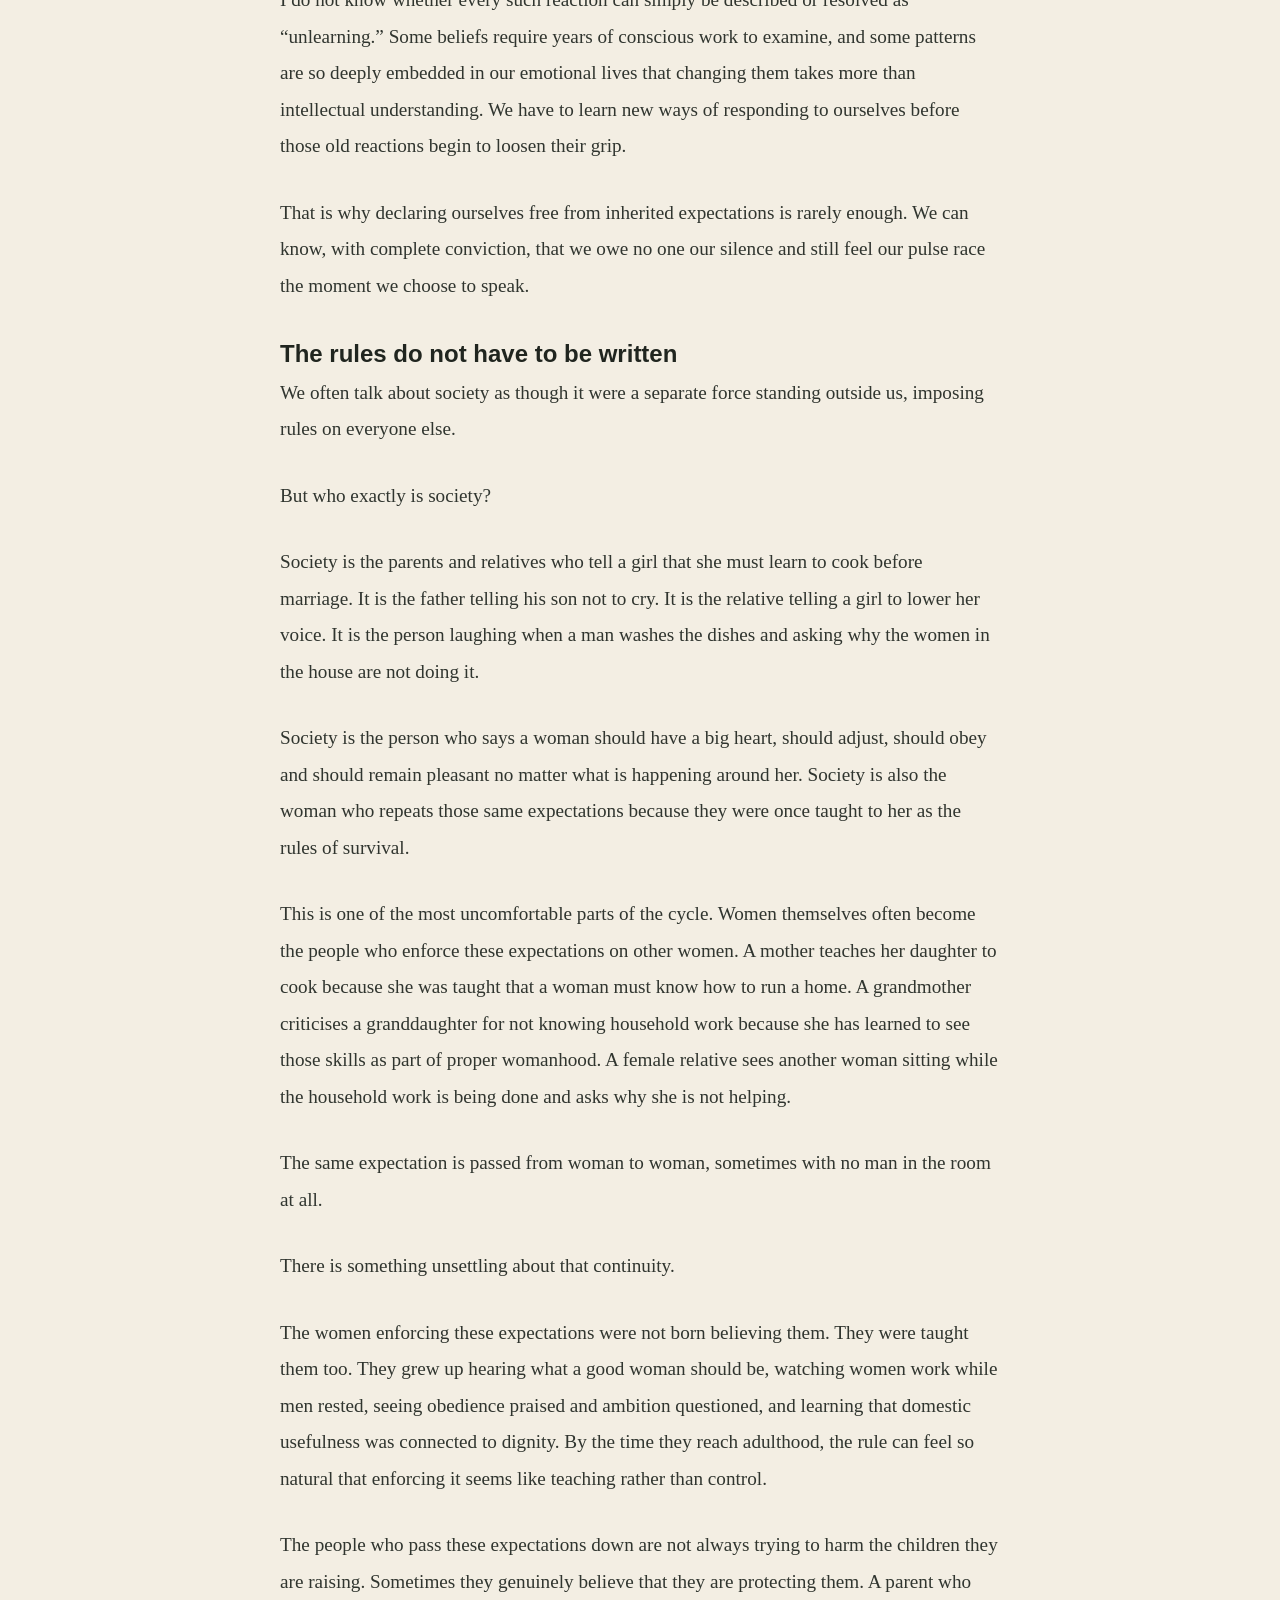
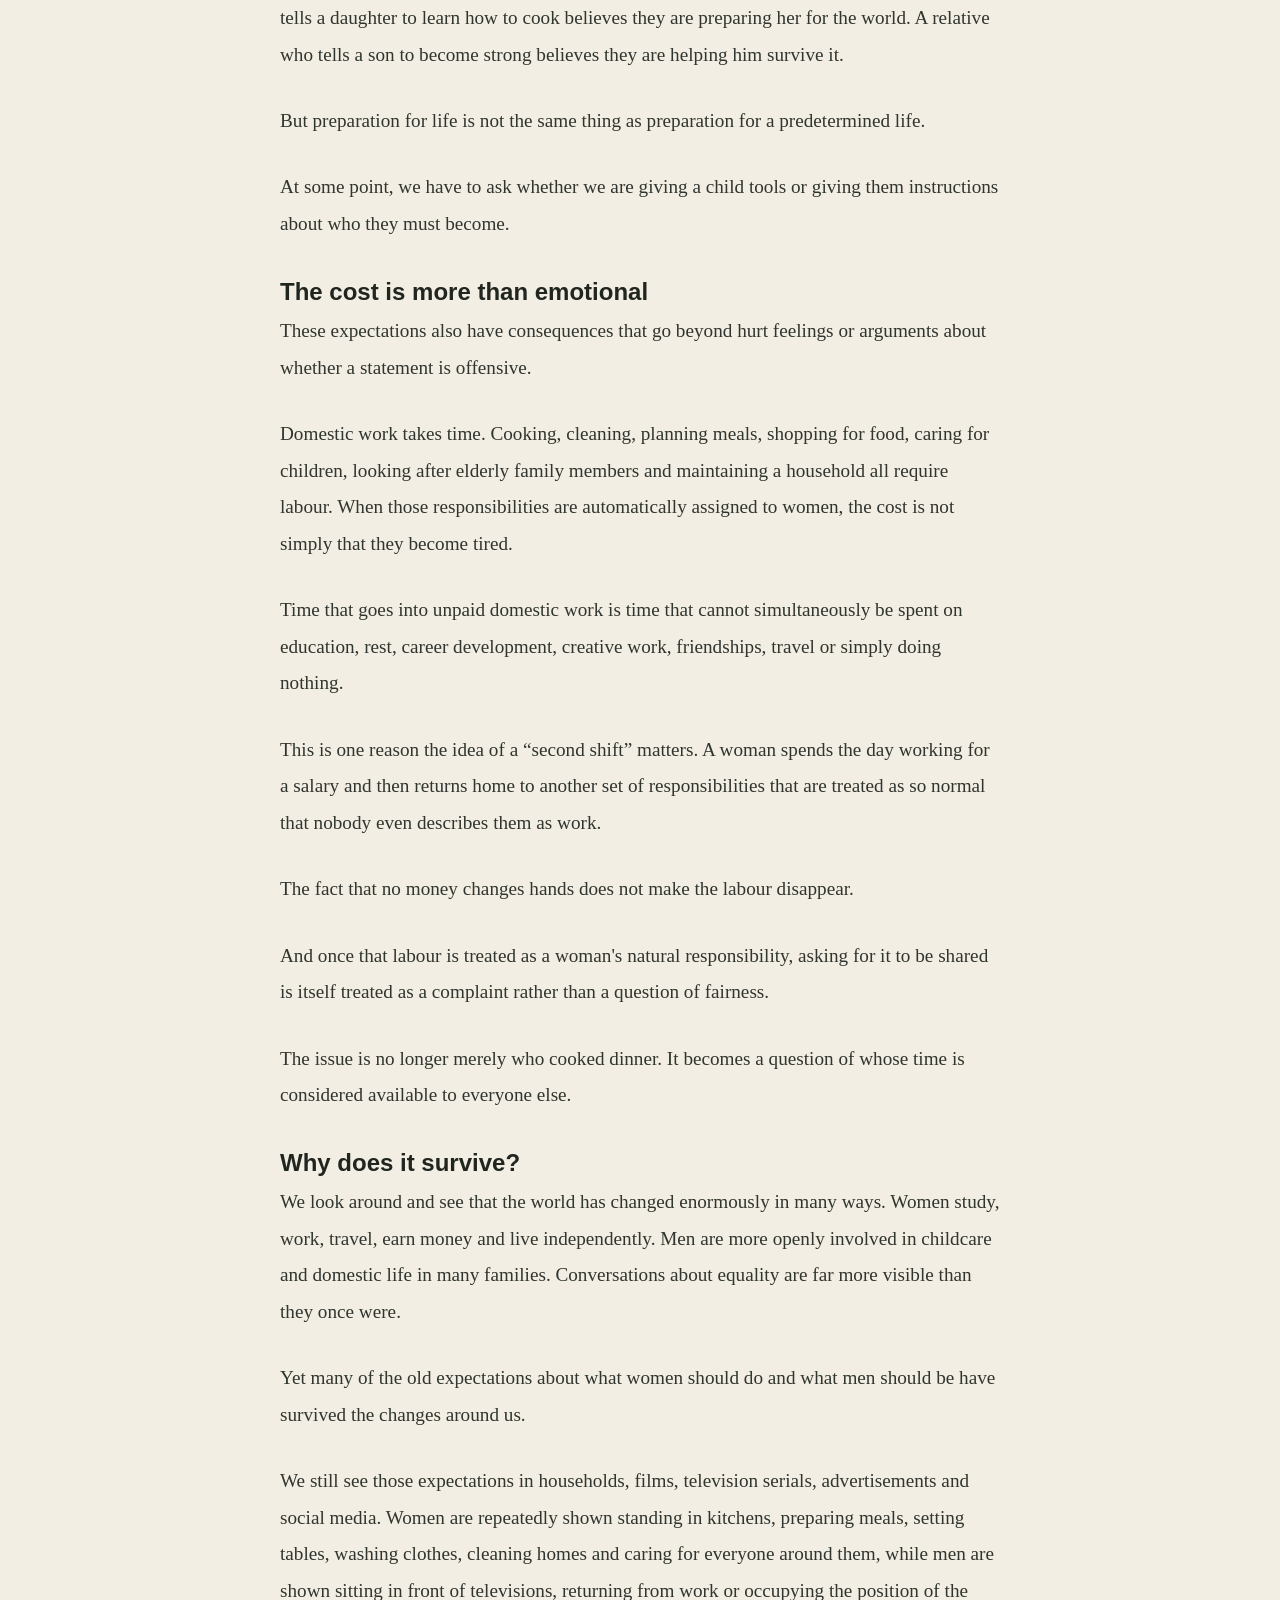
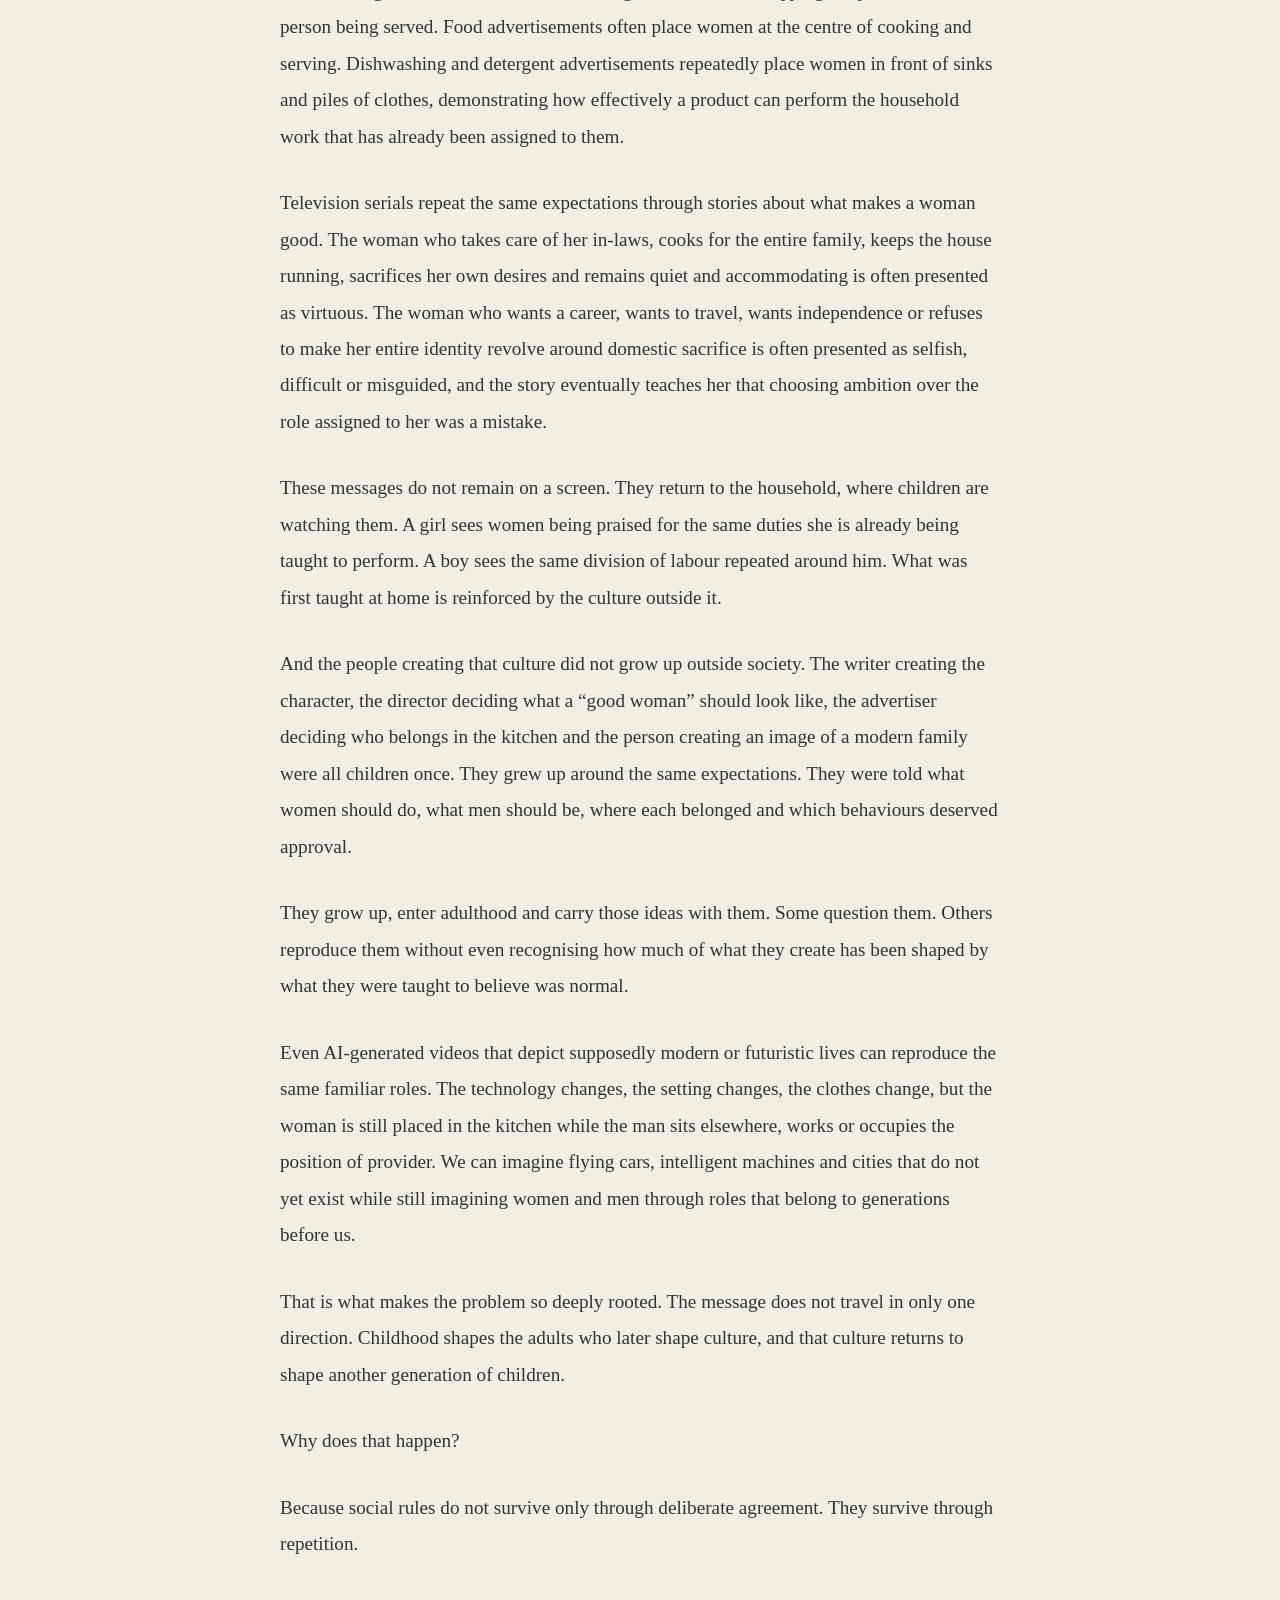
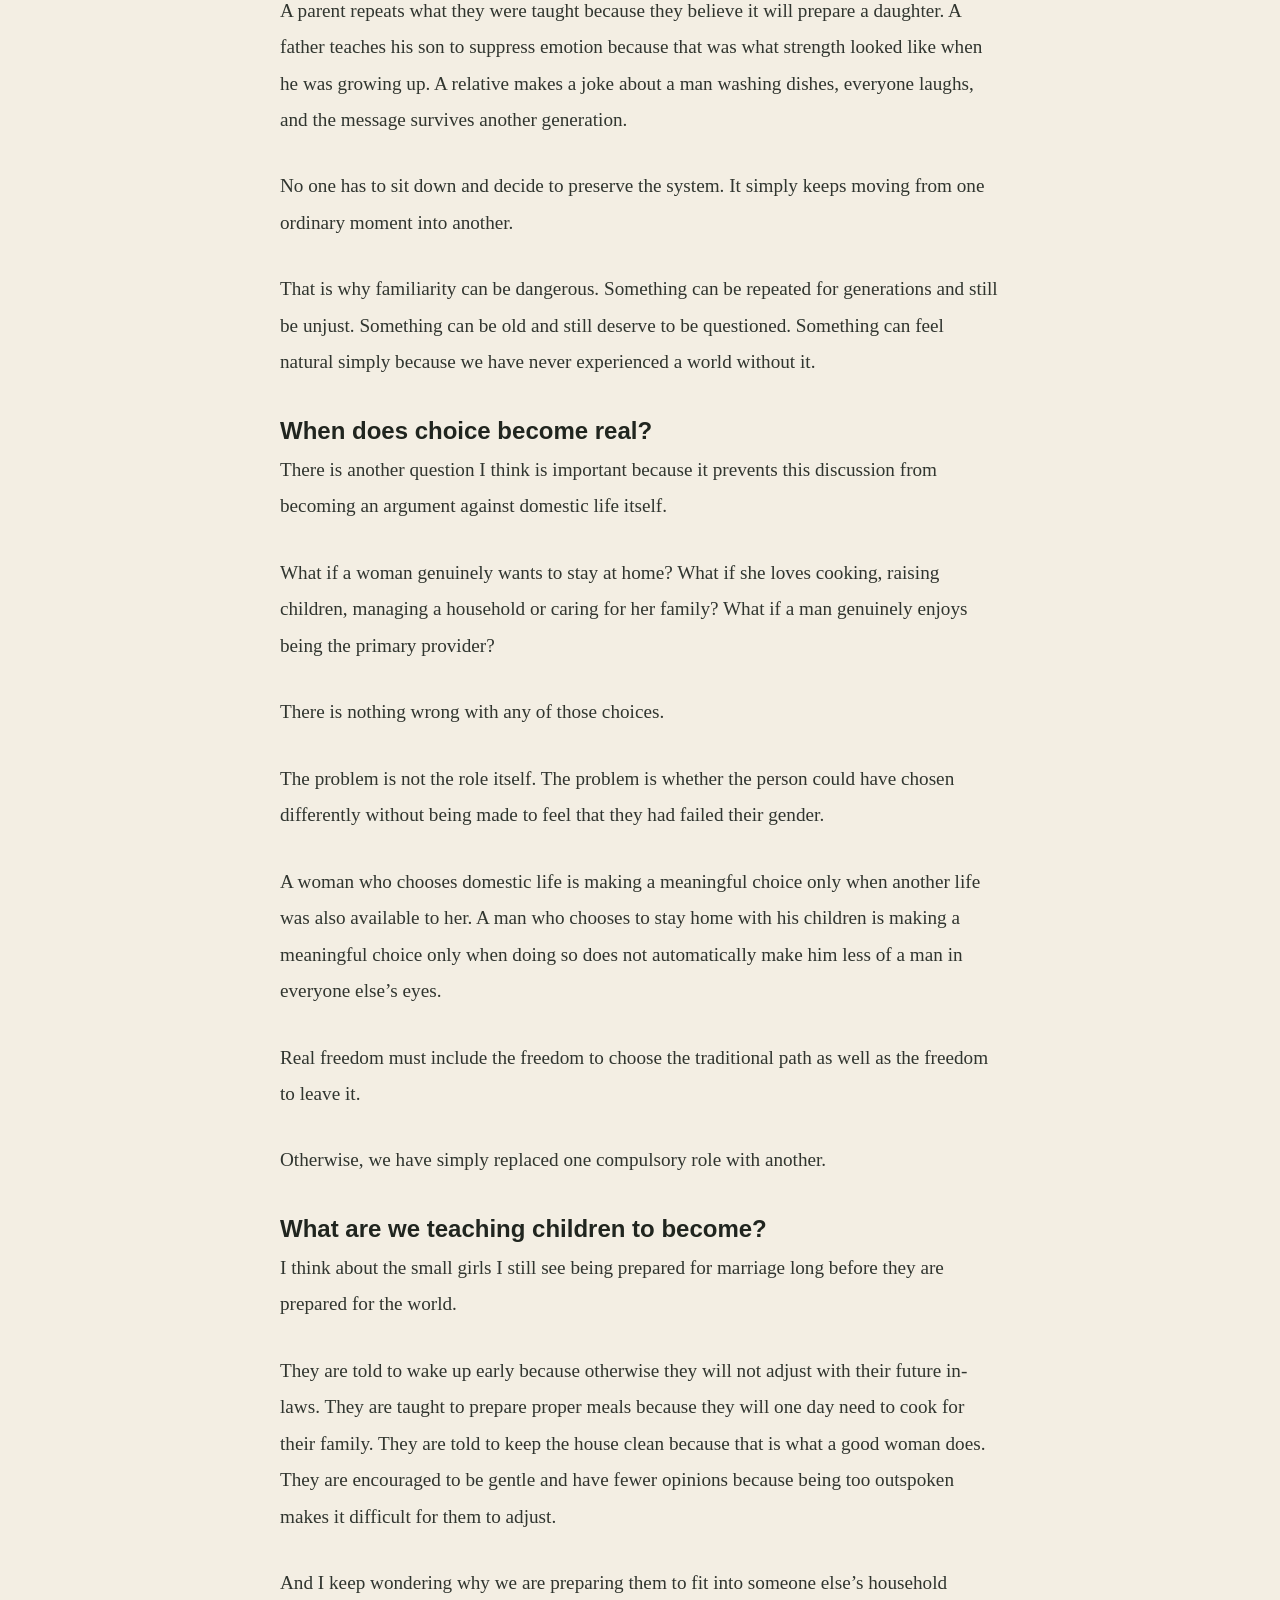
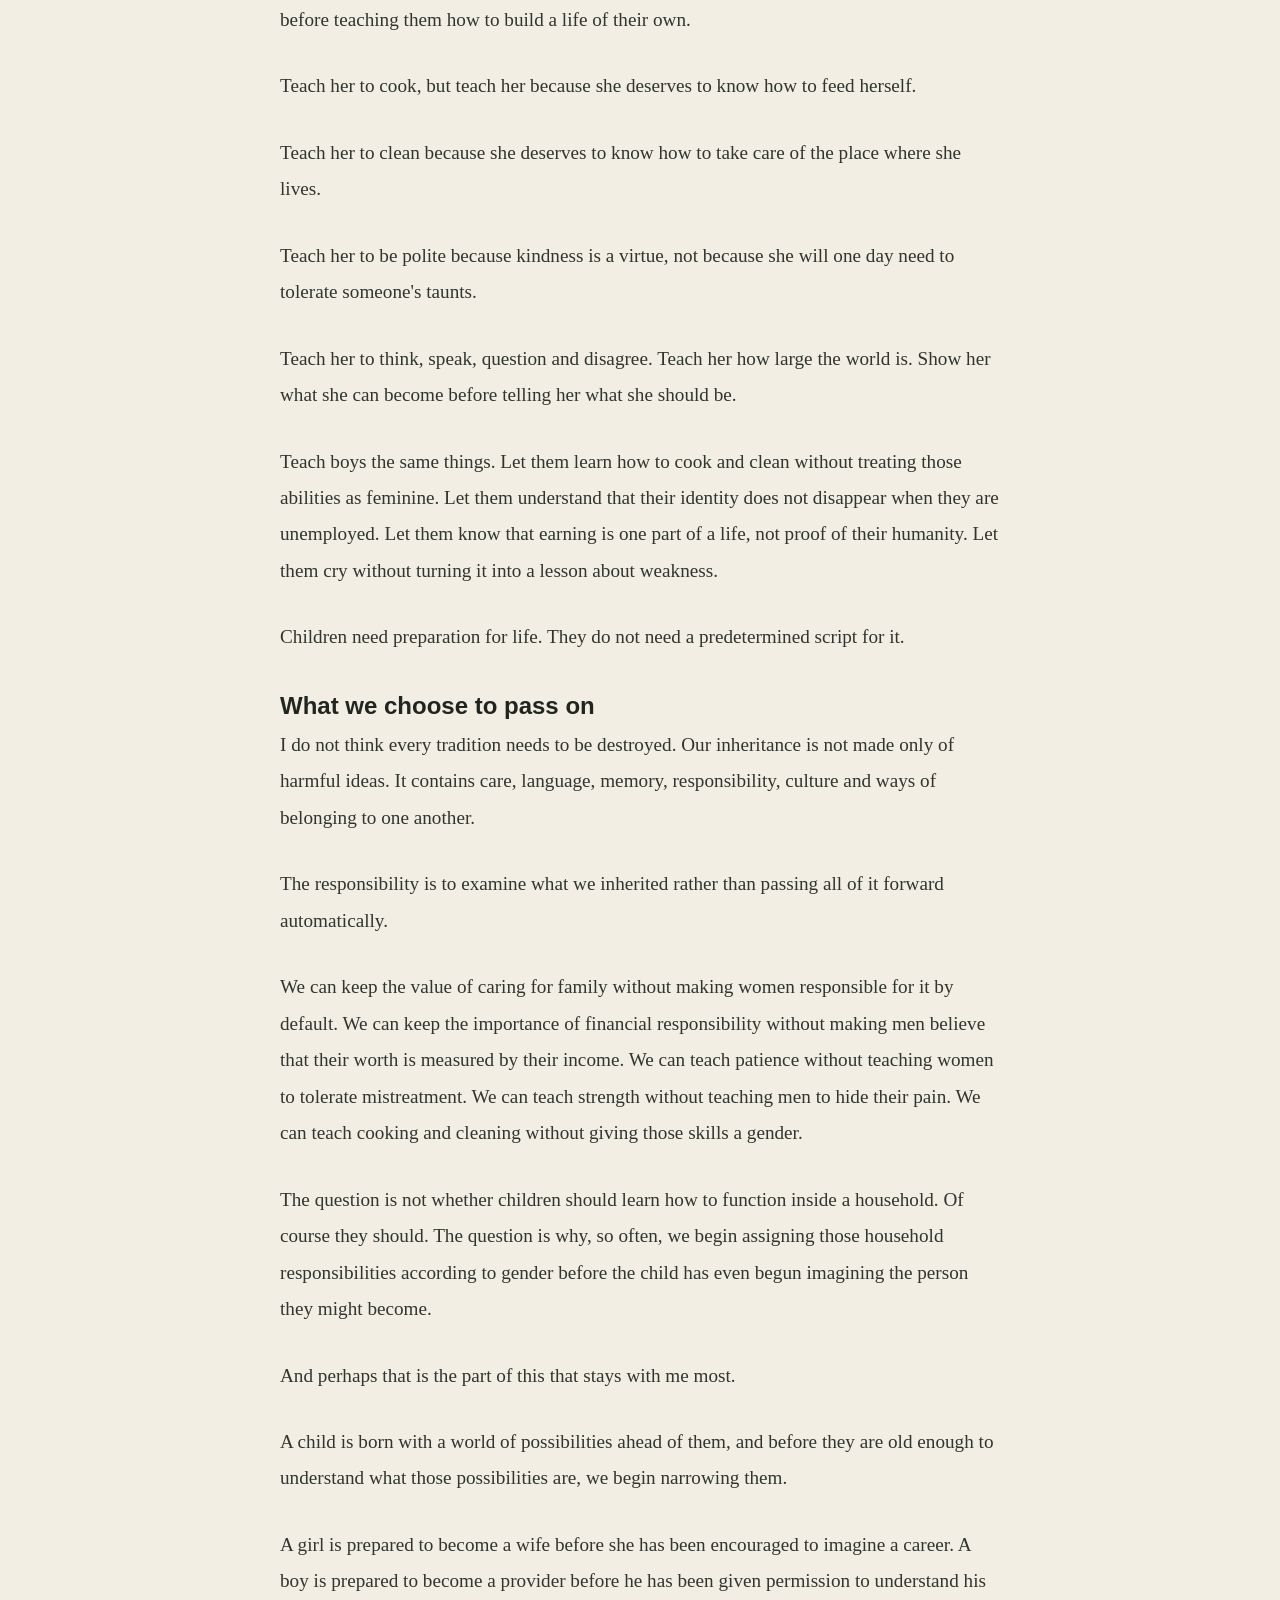
<file: essay-6.html>
<!DOCTYPE html>
<html lang="en">
<head>
    <meta charset="UTF-8">
    <meta name="viewport" content="width=device-width, initial-scale=1.0">

    <title>The Things We Are Taught to Become | Echoes I Keep</title>

    <link rel="stylesheet" href="style.css">
</head>

<body>

    <!-- HEADER -->
    <header>
        <nav>
            <a href="index.html" class="logo">Echoes I Keep</a>

            <div class="nav-links">
                <a href="essays.html">Essays</a>
                <a href="ideas.html">Ideas</a>
                <a href="#">People</a>
                <a href="#">World</a>
                <a href="about.html">About</a>
            </div>
        </nav>
    </header>


    <!-- ARTICLE -->
    <main class="essay-page">
        <article>

            <p class="essay-category">
                HUMAN
            </p>

            <h1>
                The Things We Are Taught to Become
            </h1>

            <p class="essay-intro">
                How much of the person we become was actually chosen by us, and how much was decided for us before we were old enough to question it?
            </p>


            <div class="essay-content">

                <p>
                    We are taught things long before we understand that we are being taught.
                </p>

                <p>
                    There are so many smaller moments that have disappeared from memory. Still, something remains. A reaction, a fear, a hesitation, a strange sense of guilt over something I cannot immediately explain.
                </p>

                <p>
                    We remember so much, yet we cannot remember everything. Sometimes I wonder whether the mind keeps a different kind of record, one that does not preserve every event but carries forward the feeling those events left behind. The instructions we heard, the behaviour expected from us, the things we were praised for and the things we were made ashamed of can remain long after we have forgotten when they first entered our lives.
                </p>

                <p>
                    That is where I want to begin, because some of the things that trouble us as adults did not necessarily begin with adulthood. Their roots are often much older.
                </p>

                <p>
                    They begin when a child is first told that being a girl means something different from being a boy.
                </p>

                <h2>
                    The first instructions
                </h2>

                <p>
                    A girl is told to wake up early, not simply to develop discipline or learn the value of a routine, but because one day she will have a husband and in-laws to take care of. She is taught to cook, clean, wash clothes and serve food, not simply because these are useful things for every human being to know, but because she will supposedly need them when she enters another household.
                </p>

                <p>
                    She is taught how to make a round roti and told that she needs to learn properly because otherwise who will marry her. She is corrected for sleeping too long because she will not be able to wake up early for breakfast once she is married. She is told to be gentle, polite, tolerant and careful with her words because these qualities will help her adjust with her future in-laws.
                </p>

                <p>
                    The child does not yet know what marriage means. She does not even know what kind of life she wants. But she is already being prepared for it.
                </p>

                <p>
                    The lesson is not simply, “Learn how to cook because everyone needs to know how to feed themselves.” The lesson is, “Learn because one day this will be expected from you as a woman.” The distinction seems small when we are talking about a single meal or a single household task, but repeated over years, it becomes something much larger.
                </p>

                <p>
                    The child is being taught where her labour is expected to go. Her time is being organised around a future that has already been imagined for her.
                </p>

                <p>
                    And that is where the problem begins.
                </p>

                <p>
                    Cooking is not the problem. Cleaning is not the problem. Caring for a family is not the problem. There is nothing humiliating about knowing how to run a home, and there is nothing wrong with a woman choosing to devote herself to domestic life if that is genuinely what she wants.
                </p>

                <p>
                    The problem comes when a choice is removed before the person even knows there was a choice.
                </p>

                <p>
                    A skill becomes a duty. A duty becomes an expectation. An expectation becomes a measure of character. Eventually, a woman who does not perform the duty is made to feel that something is wrong with her.
                </p>

                <p>
                    When did a survival skill become proof of whether a woman was good enough?
                </p>

                <h2>
                    What does “adjust” really mean?
                </h2>

                <p>
                    There is another word that appears again and again in the lives of girls and women: <strong>adjust</strong>.
                </p>

                <p>
                    It is presented as a virtue. We are told that a good woman knows how to adjust, tolerate, compromise and maintain peace. Some degree of compromise is, of course, part of every human relationship. None of us can live entirely according to our own wishes, and learning to live with difference is part of becoming an adult.
                </p>

                <p>
                    But what are girls actually being taught to adjust to?
                </p>

                <p>
                    When the word is used to prepare a girl for marriage, it becomes an instruction to accept discomfort, remain silent, avoid confrontation, put other people’s needs first and endure behaviour that would not necessarily be demanded from everyone else.
                </p>

                <p>
                    Adjustment can mean maturity. It is also used to teach endurance.
                </p>

                <p>
                    That distinction matters.
                </p>

                <p>
                    A child should learn patience because patience is a human virtue. She should not be taught patience because she will one day be expected to tolerate someone else’s cruelty. She should learn kindness because kindness matters, not because she must become agreeable enough to survive in a household that does not treat her equally.
                </p>

                <p>
                    When did obedience become a virtue simply because it was easier for everyone else?
                </p>

                <h2>
                    The kitchen is not the problem
                </h2>

                <p>
                    I remember a discussion among friends in which one of our male friends asked what was so wrong with telling a woman to go to the kitchen and cook. He felt that women were becoming too sensitive about such statements and pointed out that cooking and serving food can be beautiful things to do for another human being.
                </p>

                <p>
                    I understood what he meant about cooking.
                </p>

                <p>
                    Cooking is beautiful. Feeding someone is an act of care. Preparing food for people we love is deeply meaningful. There is nothing inferior about domestic work, and there is certainly no reason it should be treated as beneath anyone.
                </p>

                <p>
                    But cooking itself was never the issue.
                </p>

                <p>
                    The problem is what the kitchen has come to represent.
                </p>

                <p>
                    When a girl is raised hearing that cooking is her duty, serving food is her duty, keeping the house clean is her duty, being agreeable is her duty and being meek is part of being a good woman, the kitchen stops being simply a place where food is prepared. It becomes part of the definition of womanhood that has been given to her.
                </p>

                <p>
                    That is why “go to the kitchen” is used as an insult.
                </p>

                <p>
                    The person saying it is not really discussing cooking. They are trying to put a woman back into a role they believe she should occupy. The statement carries the assumption that she has become too loud, too opinionated, too independent or too unwilling to behave according to the rules assigned to her.
                </p>

                <p>
                    The contradiction becomes even clearer when we look at how women themselves are judged through these expectations. A woman who does not know how to cook is not simply described as someone who lacks a practical skill. The judgement quickly becomes personal. “She doesn't know how to cook” turns into “What kind of woman is she?” The question is no longer about whether she knows how to prepare food. It is about whether she is considered to possess the qualities that society has decided belong to a proper woman.
                </p>

                <p>
                    The same thing happens when a woman does not instinctively serve everyone, does not rush into the kitchen, refuses to spend her life cleaning or simply chooses to sit while other people are working. Her behaviour is not always judged according to whether anything actually needs to be done. Sometimes the fact that she is sitting at all becomes the problem.
                </p>

                <p>
                    A woman visits someone's home and is expected to find something to do in the kitchen, carry plates, serve food, wash dishes, clean something or offer help even when nobody actually needs her help. During family gatherings, she is expected to remain visibly useful, while men can sit, talk, watch television or simply remain unoccupied without that same behaviour being treated as a failure of their identity.
                </p>

                <p>
                    The expectation becomes so deeply attached to womanhood that being idle itself can appear improper.
                </p>

                <p>
                    The contradiction is obvious once we look at it closely. If cooking is such a beautiful human activity, why should it belong primarily to women? If caring for others is something worth celebrating, why are boys not taught it with the same seriousness? If cleaning and cooking are valuable skills, why are girls prepared for them as obligations while boys are sometimes allowed to grow up assuming that their future wives will take care of these things?
                </p>

                <p>
                    The skill is human. The duty has been gendered. That is the difference.
                </p>

                <h2>
                    Boys are given a script too
                </h2>

                <p>
                    The other side of this is just as real. Boys are also raised with instructions about the kind of person they are expected to become. They are told from childhood that men must be strong, that crying is a sign of weakness, that they should not depend too much on others and that they must eventually become financially capable enough to support a family.
                </p>

                <p>
                    A boy is discouraged from entering the kitchen because cooking is considered something his future wife will handle. He is allowed to avoid household responsibilities while being simultaneously told that he must earn enough to provide for everyone else.
                </p>

                <p>
                    He is given a different burden. His worth becomes attached to his income, his strength, his ability to solve problems and his capacity to carry responsibility without appearing vulnerable.
                </p>

                <p>
                    The restrictions placed on men and women are not identical, and I do not think pretending they are would help us understand either one. The histories and consequences are different, and women have often carried particular burdens around domestic labour, marriage, obedience and dependence.
                </p>

                <p>
                    But both are being taught the same underlying lesson: <strong>your gender comes with instructions.</strong>
                </p>

                <p>
                    A boy who cries is told to “man up.” A man who struggles financially is treated as though he has failed at something deeper than employment. A man who admits that he is frightened, lonely or exhausted is made to feel that he has revealed something he should have hidden.
                </p>

                <p>
                    The contradiction becomes visible here too. The same qualities that are used to define a “good woman” are not necessarily praised when they appear in a man. A woman who sacrifices, serves, tolerates and spends her life caring for everyone else is praised for having a good heart, patience and the qualities of a good woman. A man who is excessively submissive, dependent or unable to provide is more likely to be described as weak, incapable or less manly.
                </p>

                <p>
                    The value was never only in the quality itself. The value was attached to who was performing it.
                </p>

                <p>
                    Nobody has to say, “This is the official rule.” The rule is repeated until it becomes familiar.
                </p>

                <h2>
                    What happens when the rule moves inside us?
                </h2>

                <p>
                    This is the part that frightens me most.
                </p>

                <p>
                    The strongest form of conditioning is not necessarily the rule someone else is still enforcing on you. It is the rule that eventually becomes an instruction inside your own mind.
                </p>

                <p>
                    I have experienced this myself. I can know that a woman has every right to speak openly, challenge expectations and refuse to make herself smaller for other people’s comfort, and still feel an uncomfortable reaction when I see someone doing exactly that. I can understand intellectually that there is nothing wrong with her behaviour and still feel a strange instinct telling me that she should be softer, quieter or more apologetic.
                </p>

                <p>
                    Where does that reaction come from?
                </p>

                <p>
                    Nobody is standing there telling me to behave differently. The instruction has already been absorbed.
                </p>

                <p>
                    This is how a social expectation becomes internalised. A woman can feel guilty for sitting down while everyone else is working. She can feel uncomfortable when a man takes over a domestic task. She can instinctively get up to collect the plates because everyone has been taught that she is the one who should do it.
                </p>

                <p>
                    A man can know that crying is not weakness and still feel ashamed when tears come.
                </p>

                <p>
                    The mind can change before the body does.
                </p>

                <p>
                    We can tell ourselves that something is wrong, irrational or outdated, and yet the body can respond as though we have violated some deeply important rule. A change that should feel ordinary can arrive with hesitation, anxiety, shame or a racing heartbeat, as though we are doing something forbidden simply because it is unfamiliar.
                </p>

                <p>
                    That experience is difficult to explain because the rule no longer exists in the room. Nobody is threatening us. Nobody is stopping us. Yet our own nervous system can seem to resist the change.
                </p>

                <p>
                    I do not know whether every such reaction can simply be described or resolved as “unlearning.” Some beliefs require years of conscious work to examine, and some patterns are so deeply embedded in our emotional lives that changing them takes more than intellectual understanding. We have to learn new ways of responding to ourselves before those old reactions begin to loosen their grip.
                </p>

                <p>
                    That is why declaring ourselves free from inherited expectations is rarely enough. We can know, with complete conviction, that we owe no one our silence and still feel our pulse race the moment we choose to speak.
                </p>

                <h2>
                    The rules do not have to be written
                </h2>

                <p>
                    We often talk about society as though it were a separate force standing outside us, imposing rules on everyone else.
                </p>

                <p>
                    But who exactly is society?
                </p>

                <p>
                    Society is the parents and relatives who tell a girl that she must learn to cook before marriage. It is the father telling his son not to cry. It is the relative telling a girl to lower her voice. It is the person laughing when a man washes the dishes and asking why the women in the house are not doing it.
                </p>

                <p>
                    Society is the person who says a woman should have a big heart, should adjust, should obey and should remain pleasant no matter what is happening around her. Society is also the woman who repeats those same expectations because they were once taught to her as the rules of survival.
                </p>

                <p>
                    This is one of the most uncomfortable parts of the cycle. Women themselves often become the people who enforce these expectations on other women. A mother teaches her daughter to cook because she was taught that a woman must know how to run a home. A grandmother criticises a granddaughter for not knowing household work because she has learned to see those skills as part of proper womanhood. A female relative sees another woman sitting while the household work is being done and asks why she is not helping.
                </p>

                <p>
                    The same expectation is passed from woman to woman, sometimes with no man in the room at all.
                </p>

                <p>
                    There is something unsettling about that continuity.
                </p>

                <p>
                    The women enforcing these expectations were not born believing them. They were taught them too. They grew up hearing what a good woman should be, watching women work while men rested, seeing obedience praised and ambition questioned, and learning that domestic usefulness was connected to dignity. By the time they reach adulthood, the rule can feel so natural that enforcing it seems like teaching rather than control.
                </p>

                <p>
                    The people who pass these expectations down are not always trying to harm the children they are raising. Sometimes they genuinely believe that they are protecting them. A parent who tells a daughter to learn how to cook believes they are preparing her for the world. A relative who tells a son to become strong believes they are helping him survive it.
                </p>

                <p>
                    But preparation for life is not the same thing as preparation for a predetermined life.
                </p>

                <p>
                    At some point, we have to ask whether we are giving a child tools or giving them instructions about who they must become.
                </p>

                <h2>
                    The cost is more than emotional
                </h2>

                <p>
                    These expectations also have consequences that go beyond hurt feelings or arguments about whether a statement is offensive.
                </p>

                <p>
                    Domestic work takes time. Cooking, cleaning, planning meals, shopping for food, caring for children, looking after elderly family members and maintaining a household all require labour. When those responsibilities are automatically assigned to women, the cost is not simply that they become tired.
                </p>

                <p>
                    Time that goes into unpaid domestic work is time that cannot simultaneously be spent on education, rest, career development, creative work, friendships, travel or simply doing nothing.
                </p>

                <p>
                    This is one reason the idea of a “second shift” matters. A woman spends the day working for a salary and then returns home to another set of responsibilities that are treated as so normal that nobody even describes them as work.
                </p>

                <p>
                    The fact that no money changes hands does not make the labour disappear.
                </p>

                <p>
                    And once that labour is treated as a woman's natural responsibility, asking for it to be shared is itself treated as a complaint rather than a question of fairness.
                </p>

                <p>
                    The issue is no longer merely who cooked dinner. It becomes a question of whose time is considered available to everyone else.
                </p>

                <h2>
                    Why does it survive?
                </h2>

                <p>
                    We look around and see that the world has changed enormously in many ways. Women study, work, travel, earn money and live independently. Men are more openly involved in childcare and domestic life in many families. Conversations about equality are far more visible than they once were.
                </p>

                <p>
                    Yet many of the old expectations about what women should do and what men should be have survived the changes around us.
                </p>

                <p>
                    We still see those expectations in households, films, television serials, advertisements and social media. Women are repeatedly shown standing in kitchens, preparing meals, setting tables, washing clothes, cleaning homes and caring for everyone around them, while men are shown sitting in front of televisions, returning from work or occupying the position of the person being served. Food advertisements often place women at the centre of cooking and serving. Dishwashing and detergent advertisements repeatedly place women in front of sinks and piles of clothes, demonstrating how effectively a product can perform the household work that has already been assigned to them.
                </p>

                <p>
                    Television serials repeat the same expectations through stories about what makes a woman good. The woman who takes care of her in-laws, cooks for the entire family, keeps the house running, sacrifices her own desires and remains quiet and accommodating is often presented as virtuous. The woman who wants a career, wants to travel, wants independence or refuses to make her entire identity revolve around domestic sacrifice is often presented as selfish, difficult or misguided, and the story eventually teaches her that choosing ambition over the role assigned to her was a mistake.
                </p>

                <p>
                    These messages do not remain on a screen. They return to the household, where children are watching them. A girl sees women being praised for the same duties she is already being taught to perform. A boy sees the same division of labour repeated around him. What was first taught at home is reinforced by the culture outside it.
                </p>

                <p>
                    And the people creating that culture did not grow up outside society. The writer creating the character, the director deciding what a “good woman” should look like, the advertiser deciding who belongs in the kitchen and the person creating an image of a modern family were all children once. They grew up around the same expectations. They were told what women should do, what men should be, where each belonged and which behaviours deserved approval.
                </p>

                <p>
                    They grow up, enter adulthood and carry those ideas with them. Some question them. Others reproduce them without even recognising how much of what they create has been shaped by what they were taught to believe was normal.
                </p>

                <p>
                    Even AI-generated videos that depict supposedly modern or futuristic lives can reproduce the same familiar roles. The technology changes, the setting changes, the clothes change, but the woman is still placed in the kitchen while the man sits elsewhere, works or occupies the position of provider. We can imagine flying cars, intelligent machines and cities that do not yet exist while still imagining women and men through roles that belong to generations before us.
                </p>

                <p>
                    That is what makes the problem so deeply rooted. The message does not travel in only one direction. Childhood shapes the adults who later shape culture, and that culture returns to shape another generation of children.
                </p>

                <p>
                    Why does that happen?
                </p>

                <p>
                    Because social rules do not survive only through deliberate agreement. They survive through repetition.
                </p>

                <p>
                    A parent repeats what they were taught because they believe it will prepare a daughter. A father teaches his son to suppress emotion because that was what strength looked like when he was growing up. A relative makes a joke about a man washing dishes, everyone laughs, and the message survives another generation.
                </p>

                <p>
                    No one has to sit down and decide to preserve the system. It simply keeps moving from one ordinary moment into another.
                </p>

                <p>
                    That is why familiarity can be dangerous. Something can be repeated for generations and still be unjust. Something can be old and still deserve to be questioned. Something can feel natural simply because we have never experienced a world without it.
                </p>

                <h2>
                    When does choice become real?
                </h2>

                <p>
                    There is another question I think is important because it prevents this discussion from becoming an argument against domestic life itself.
                </p>

                <p>
                    What if a woman genuinely wants to stay at home? What if she loves cooking, raising children, managing a household or caring for her family? What if a man genuinely enjoys being the primary provider?
                </p>

                <p>
                    There is nothing wrong with any of those choices.
                </p>

                <p>
                    The problem is not the role itself. The problem is whether the person could have chosen differently without being made to feel that they had failed their gender.
                </p>

                <p>
                    A woman who chooses domestic life is making a meaningful choice only when another life was also available to her. A man who chooses to stay home with his children is making a meaningful choice only when doing so does not automatically make him less of a man in everyone else’s eyes.
                </p>

                <p>
                    Real freedom must include the freedom to choose the traditional path as well as the freedom to leave it.
                </p>

                <p>
                    Otherwise, we have simply replaced one compulsory role with another.
                </p>

                <h2>
                    What are we teaching children to become?
                </h2>

                <p>
                    I think about the small girls I still see being prepared for marriage long before they are prepared for the world.
                </p>

                <p>
                    They are told to wake up early because otherwise they will not adjust with their future in-laws. They are taught to prepare proper meals because they will one day need to cook for their family. They are told to keep the house clean because that is what a good woman does. They are encouraged to be gentle and have fewer opinions because being too outspoken makes it difficult for them to adjust.
                </p>

                <p>
                    And I keep wondering why we are preparing them to fit into someone else’s household before teaching them how to build a life of their own.
                </p>

                <p>
                    Teach her to cook, but teach her because she deserves to know how to feed herself.
                </p>

                <p>
                    Teach her to clean because she deserves to know how to take care of the place where she lives.
                </p>

                <p>
                    Teach her to be polite because kindness is a virtue, not because she will one day need to tolerate someone's taunts.
                </p>

                <p>
                    Teach her to think, speak, question and disagree. Teach her how large the world is. Show her what she can become before telling her what she should be.
                </p>

                <p>
                    Teach boys the same things. Let them learn how to cook and clean without treating those abilities as feminine. Let them understand that their identity does not disappear when they are unemployed. Let them know that earning is one part of a life, not proof of their humanity. Let them cry without turning it into a lesson about weakness.
                </p>

                <p>
                    Children need preparation for life. They do not need a predetermined script for it.
                </p>

                <h2>
                    What we choose to pass on
                </h2>

                <p>
                    I do not think every tradition needs to be destroyed. Our inheritance is not made only of harmful ideas. It contains care, language, memory, responsibility, culture and ways of belonging to one another.
                </p>

                <p>
                    The responsibility is to examine what we inherited rather than passing all of it forward automatically.
                </p>

                <p>
                    We can keep the value of caring for family without making women responsible for it by default. We can keep the importance of financial responsibility without making men believe that their worth is measured by their income. We can teach patience without teaching women to tolerate mistreatment. We can teach strength without teaching men to hide their pain. We can teach cooking and cleaning without giving those skills a gender.
                </p>

                <p>
                    The question is not whether children should learn how to function inside a household. Of course they should. The question is why, so often, we begin assigning those household responsibilities according to gender before the child has even begun imagining the person they might become.
                </p>

                <p>
                    And perhaps that is the part of this that stays with me most.
                </p>

                <p>
                    A child is born with a world of possibilities ahead of them, and before they are old enough to understand what those possibilities are, we begin narrowing them.
                </p>

                <p>
                    A girl is prepared to become a wife before she has been encouraged to imagine a career. A boy is prepared to become a provider before he has been given permission to understand his own vulnerability. A girl is taught that her usefulness lies in how well she serves others. A boy is taught that his worth lies in how much he can provide.
                </p>

                <p>
                    Both can grow into adults who spend years trying to separate their own voices from the voices they inherited.
                </p>

                <p>
                    That is why I do not think this is a small social issue.
                </p>

                <p>
                    It is about what we do to a human being before they are old enough to defend themselves from the ideas we place inside them. It is about time, labour, identity, freedom, shame, expectation and the right to become something that was not already decided for us.
                </p>

                <p>
                    We cannot change the world simply by telling children that men and women are equal. We have to look at what we are actually teaching them through the responsibilities we assign, the behaviour we reward, the emotions we permit and the futures we prepare them for.
                </p>

                <p>
                    Because society is not somewhere else. It is in our kitchens, our conversations, our jokes, our marriages, our films, our families and our expectations. It is in the things we tell children when they are too young to know that they have the right to question us.
                </p>

                <p>
                    And if we are the ones teaching the script, then we are also the ones who can decide whether it needs to be passed on.
                </p>

                <p>
                    The real question is not what kind of woman we want a girl to become, or what kind of man we want a boy to become. It is whether we can give them enough freedom to become human beings before we start asking them to perform the roles attached to their gender.
                </p>

                <p>
                    Because a child should not have to spend adulthood unlearning the life they were trained to live.
                </p>

                <p>
                    They should have been given the chance to discover it for themselves.
                </p>

            </div>


            <!-- ARTICLE NAVIGATION -->
            <nav class="essay-navigation">

                <a href="essay-5.html" class="previous-essay">
                    <span>
                        ← Previous Essay
                    </span>

                    <strong>
                        The Architecture of a World We Carry
                    </strong>
                </a>

            </nav>

        </article>
    </main>


    <!-- FOOTER -->
    <footer>
        <p>
            Echoes I Keep
        </p>

        <p>
            © 2026 Rinchen Angmo
        </p>
    </footer>


    <script src="script.js"></script>
</body>
</html>
</file>
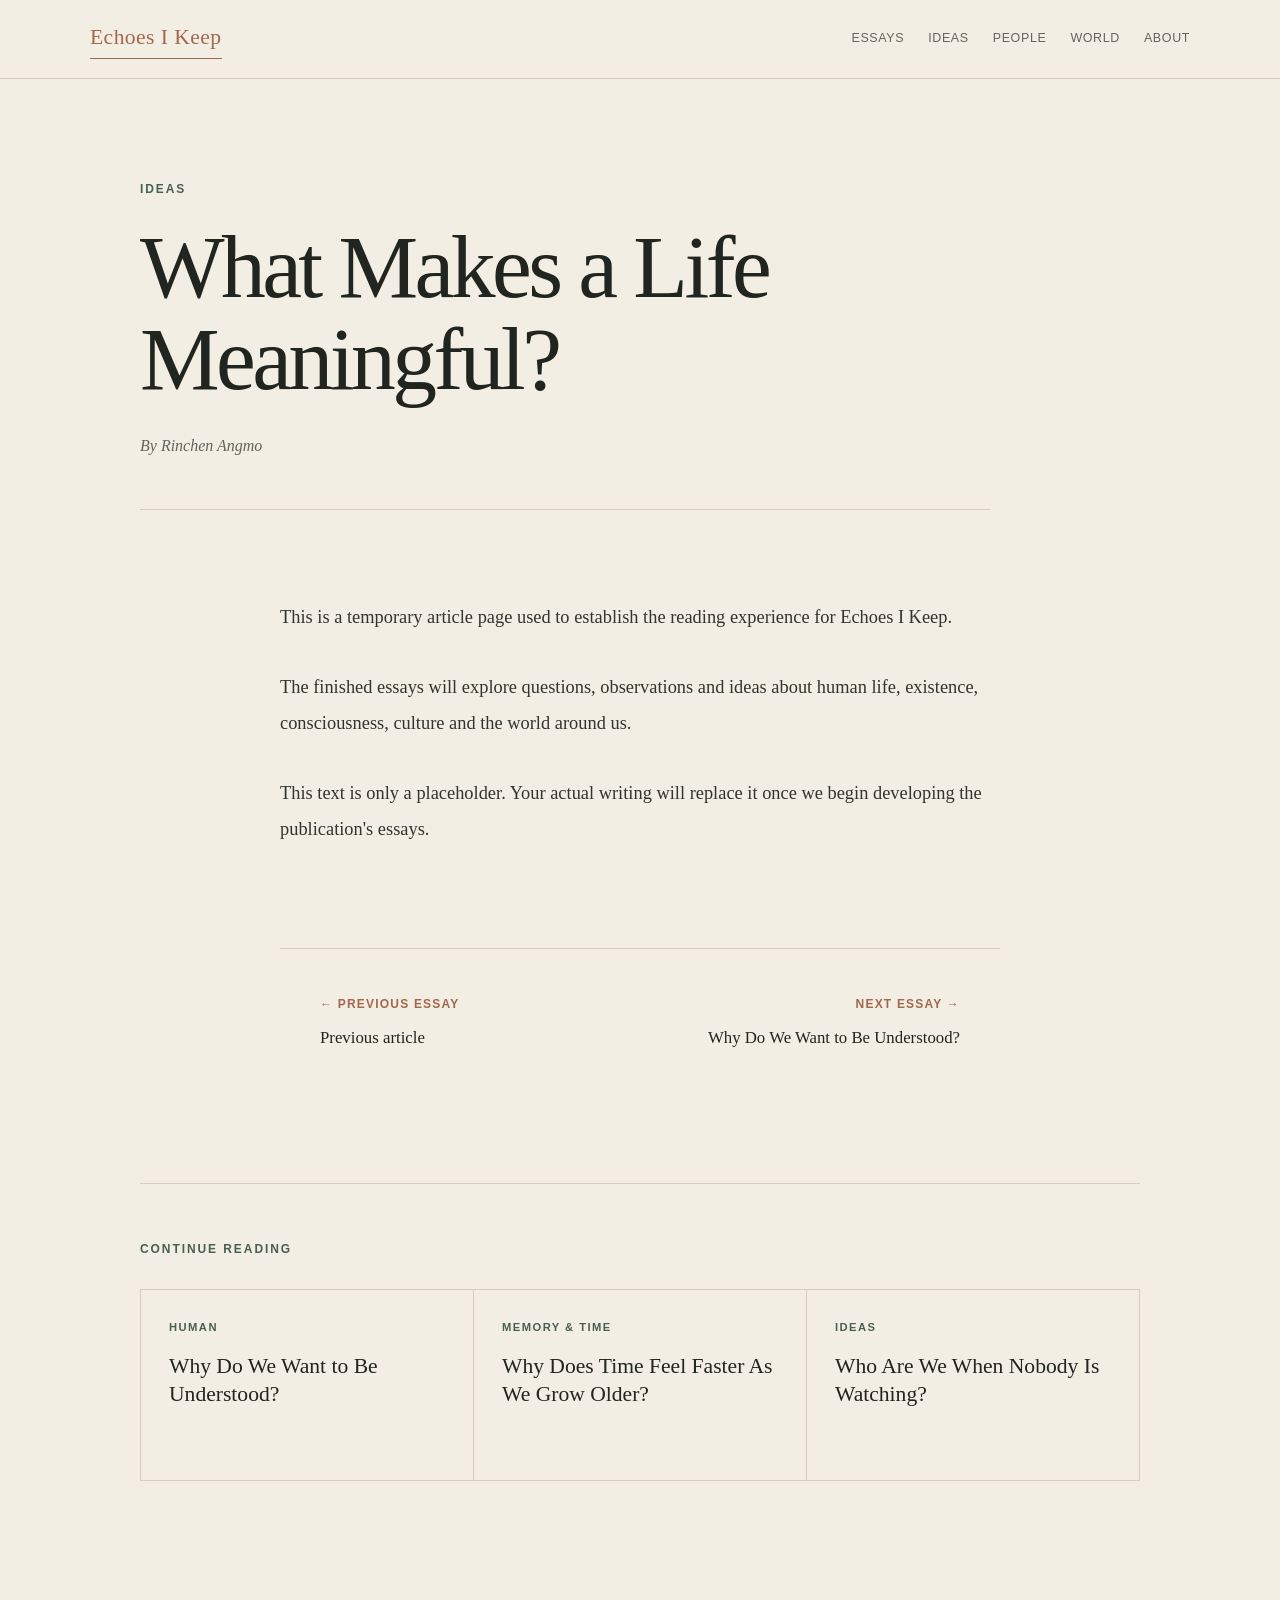
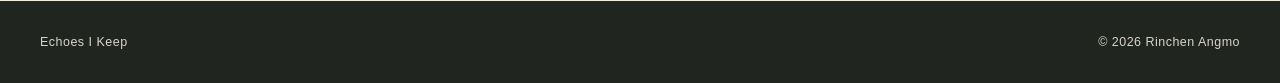
<file: essay.html>
<!DOCTYPE html>
<html lang="en">
<head>
    <meta charset="UTF-8">
    <meta name="viewport" content="width=device-width, initial-scale=1.0">

    <title>Essay — Echoes I Keep</title>

    <link rel="stylesheet" href="style.css">
</head>

<body>

    <!-- HEADER -->

    <header>

        <nav>

            <a href="index.html" class="logo active">Echoes I Keep</a>

            <div class="nav-links">

                <a href="index.html">Essays</a>

               <a href="ideas.html">Ideas</a>

                <a href="#">People</a>

                <a href="#">World</a>

                <a href="#">About</a>

            </div>

        </nav>

    </header>


    <!-- ARTICLE -->

    <main>

        <article class="essay-page">

            <header class="essay-header">

                <p class="category">
                    Ideas
                </p>

                <h1>
                    What Makes a Life Meaningful?
                </h1>

                <p class="essay-author">
                    By Rinchen Angmo
                </p>

            </header>


            <div class="essay-body">

                <p>
                    This is a temporary article page used to
                    establish the reading experience for
                    Echoes I Keep.
                </p>

                <p>
                    The finished essays will explore questions,
                    observations and ideas about human life,
                    existence, consciousness, culture and the
                    world around us.
                </p>

                <p>
                    This text is only a placeholder. Your actual
                    writing will replace it once we begin
                    developing the publication's essays.
                </p>

            </div>


            <!-- ARTICLE NAVIGATION -->

            <nav class="essay-navigation">

                <a href="#" class="previous-essay">

                    <span>
                        ← Previous Essay
                    </span>

                    <strong>
                        Previous article
                    </strong>

                </a>


               <a href="essay-2.html" class="next-essay">

    <span>
        Next Essay →
    </span>

    <strong>
        Why Do We Want to Be Understood?
    </strong>

</a>

            </nav>


            <!-- RELATED ESSAYS -->

            <section class="related-essays">

                <p class="section-label">
                    Continue Reading
                </p>

                <div class="related-grid">

                    <a href="#" class="related-card">

                        <p class="category">
                            Human
                        </p>

                        <h3>
                            Why Do We Want to Be Understood?
                        </h3>

                    </a>


                    <a href="#" class="related-card">

                        <p class="category">
                            Memory &amp; Time
                        </p>

                        <h3>
                            Why Does Time Feel Faster As We Grow Older?
                        </h3>

                    </a>


                    <a href="#" class="related-card">

                        <p class="category">
                            Ideas
                        </p>

                        <h3>
                            Who Are We When Nobody Is Watching?
                        </h3>

                    </a>

                </div>

            </section>

        </article>

    </main>


    <!-- FOOTER -->

    <footer>

        <p>
            Echoes I Keep
        </p>

        <p>
            © 2026 Rinchen Angmo
        </p>

    </footer>


    <script src="script.js"></script>

</body>
</html>
</file>
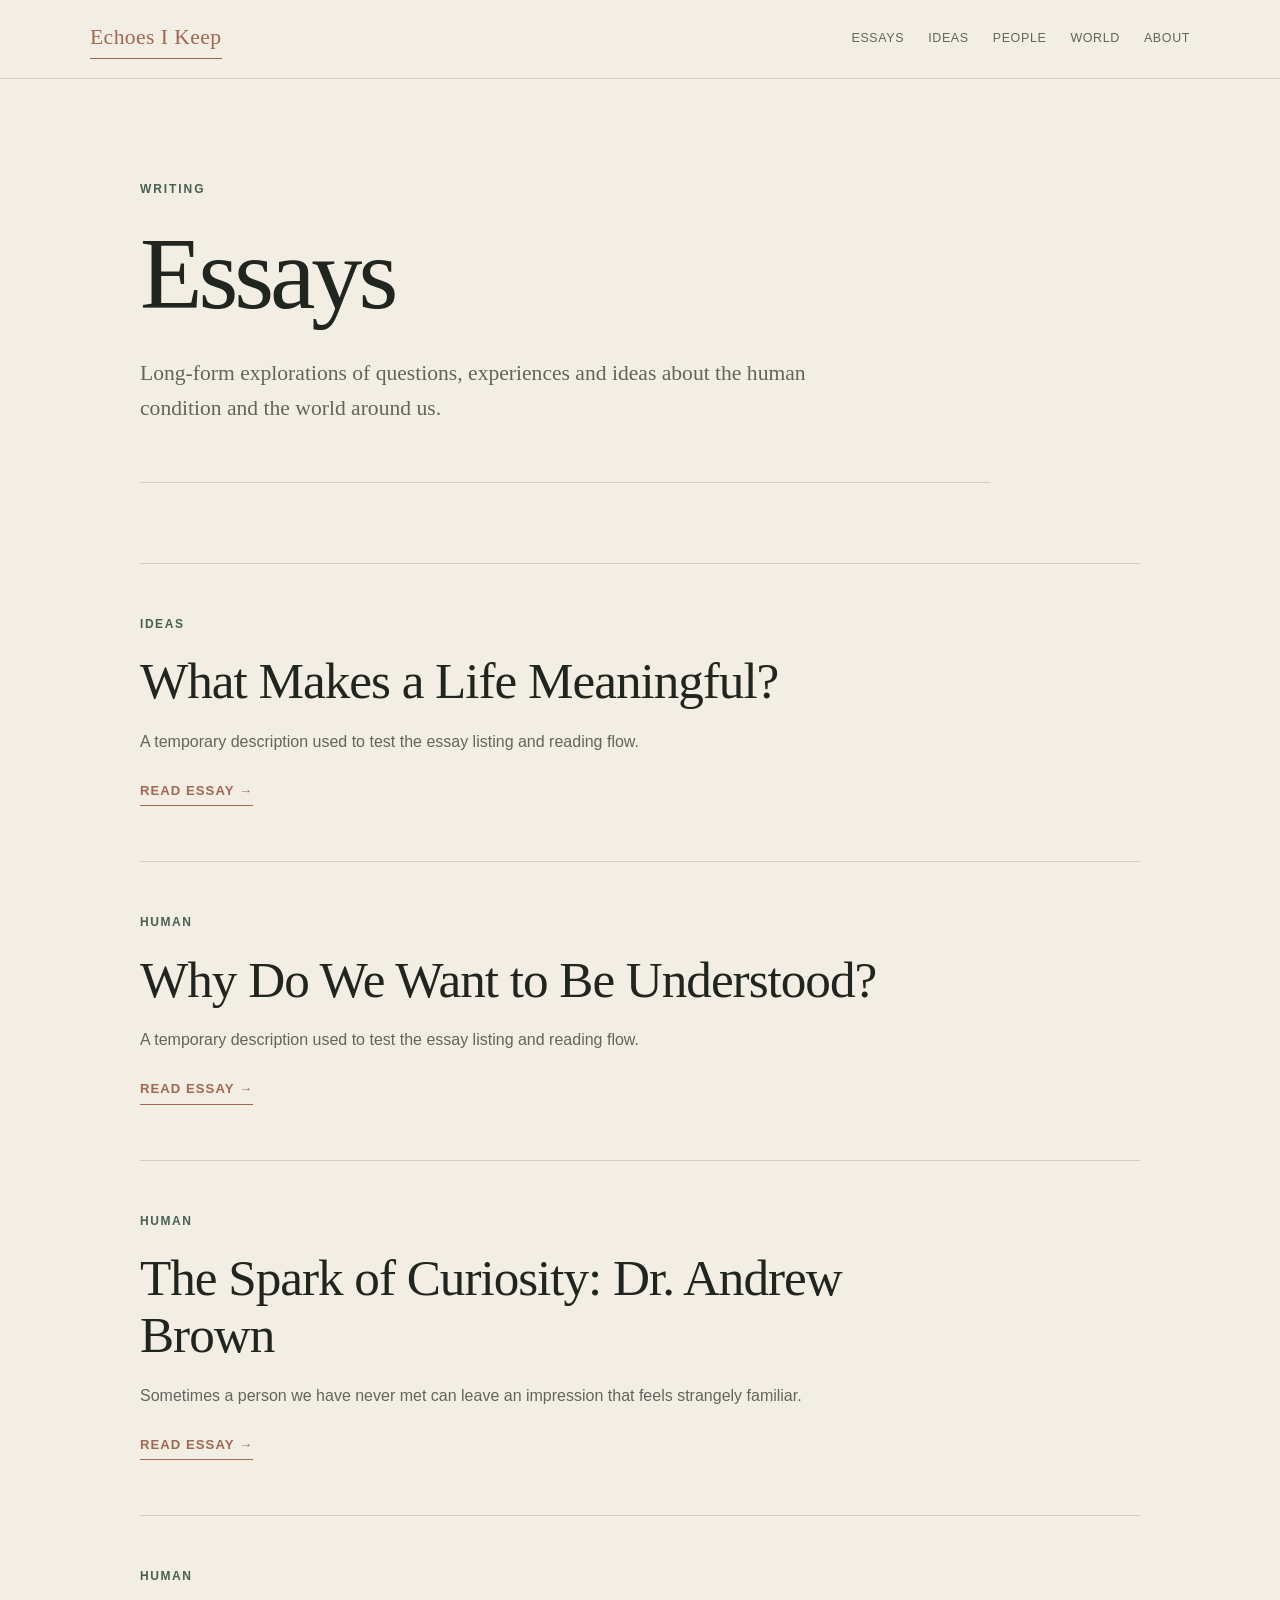
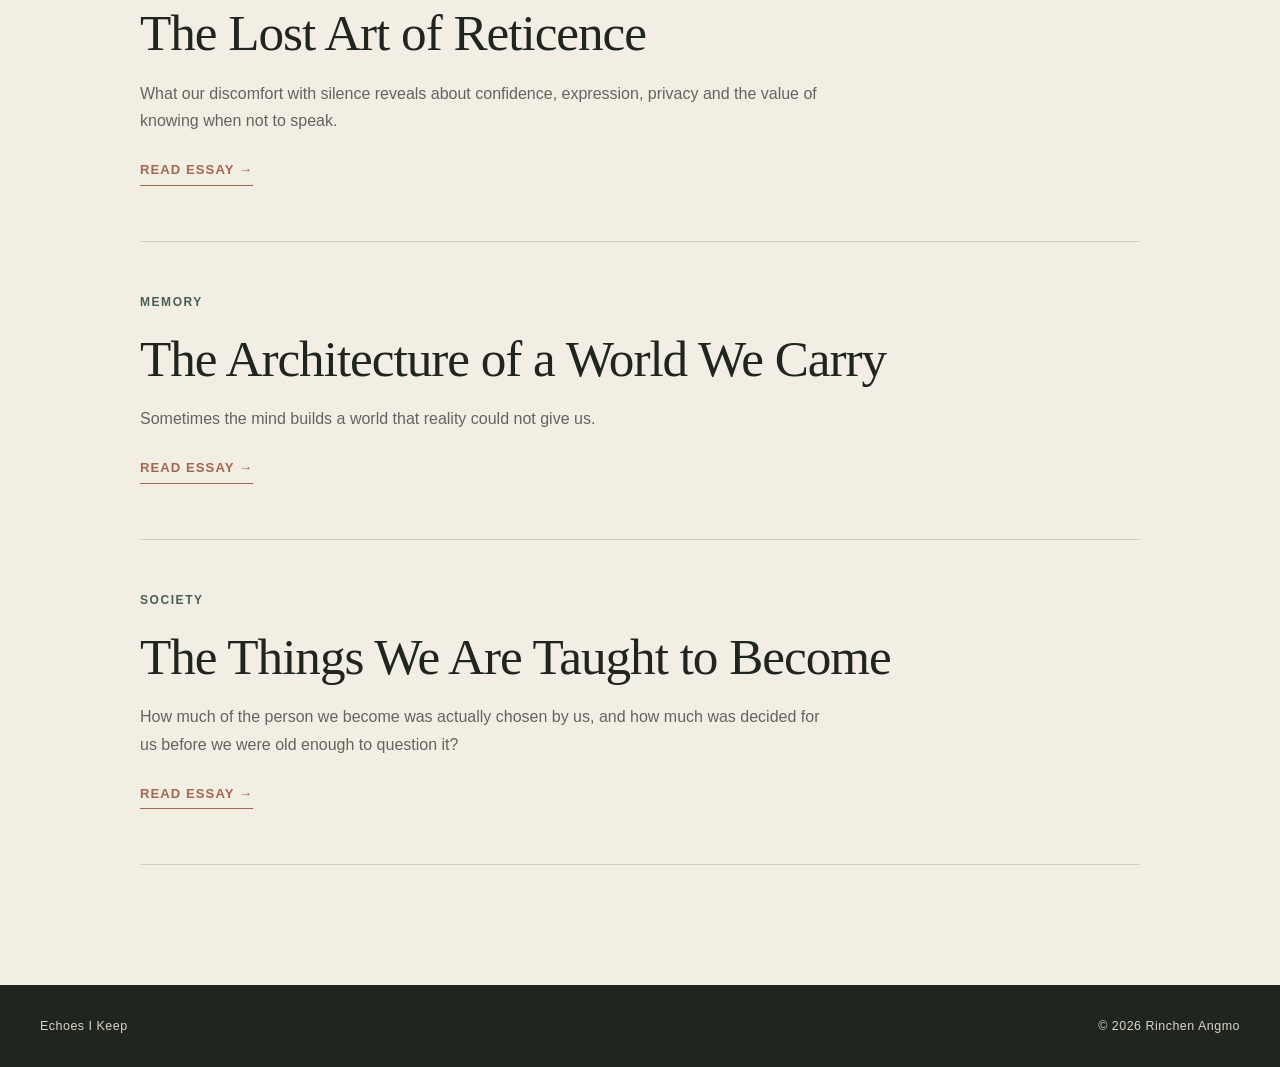
<file: essays.html>
<!DOCTYPE html>
<html lang="en">
<head>
    <meta charset="UTF-8">
    <meta name="viewport" content="width=device-width, initial-scale=1.0">

    <title>Essays — Echoes I Keep</title>

    <link rel="stylesheet" href="style.css">
</head>

<body>

    <!-- HEADER -->

    <header>

        <nav>

           <a href="index.html" class="logo active">Echoes I Keep</a>

            <div class="nav-links">

                <a href="essays.html">Essays</a>

                <a href="ideas.html">Ideas</a>

                <a href="#">People</a>

                <a href="#">World</a>

                <a href="about.html">About</a>

            </div>

        </nav>

    </header>


    <!-- ESSAYS PAGE -->

    <main>

        <section class="essays-page">

            <header class="essays-header">

                <p class="eyebrow">
                    Writing
                </p>

                <h1>
                    Essays
                </h1>

                <p class="essays-introduction">
                    Long-form explorations of questions,
                    experiences and ideas about the human
                    condition and the world around us.
                </p>

            </header>


            <!-- ESSAY LIST -->

            <section class="essays-list">


                <article class="essay-card">

                    <p class="category">
                        Ideas
                    </p>

                    <h2>
                        <a href="essay.html">
                            What Makes a Life Meaningful?
                        </a>
                    </h2>

                    <p>
                        A temporary description used to test
                        the essay listing and reading flow.
                    </p>

                    <a href="essay.html" class="read-link">
                        Read essay →
                    </a>

                </article>


                <article class="essay-card">

                    <p class="category">
                        Human
                    </p>

                    <h2>
                        <a href="essay-2.html">
                            Why Do We Want to Be Understood?
                        </a>
                    </h2>

                    <p>
                        A temporary description used to test
                        the essay listing and reading flow.
                    </p>

                    <a href="essay-2.html" class="read-link">
                        Read essay →
                    </a>

                </article>


                <article class="essay-card">

                    <p class="category">
                        Human
                    </p>

                    <h2>
                        <a href="essay-3.html">
                            The Spark of Curiosity: Dr. Andrew Brown
                        </a>
                    </h2>

                    <p>
                        Sometimes a person we have never met can
                        leave an impression that feels strangely familiar.
                    </p>

                    <a href="essay-3.html" class="read-link">
                        Read essay →
                    </a>

                </article>
                <article class="essay-card">

                    <p class="category">
                        Human
                    </p>

                    <h2>
                        <a href="essay-4.html">
                            The Lost Art of Reticence
                        </a>
                    </h2>

                    <p>
                        What our discomfort with silence reveals about
                        confidence, expression, privacy and the value of knowing
                        when not to speak.
                    </p>

                    <a href="essay-4.html" class="read-link">
                        Read essay →
                    </a>

                </article>
                <article class="essay-card">

                    <p class="category">
                        Memory
                    </p>

                    <h2>
                        <a href="essay-5.html">
                            The Architecture of a World We Carry
                        </a>
                    </h2>

                    <p>
                        Sometimes the mind builds a world that reality could not give us.
                    </p>

                    <a href="essay-5.html" class="read-link">
                        Read essay →
                    </a>

                </article>

<article class="essay-card">

    <p class="category">
        Society
    </p>

    <h2>
        <a href="essay-6.html">
            The Things We Are Taught to Become
        </a>
    </h2>

    <p>
        How much of the person we become was actually chosen by us,
        and how much was decided for us before we were old enough to question it?
    </p>

    <a href="essay-6.html" class="read-link">
        Read essay →
    </a>

</article>
                
            </section>

        </section>

    </main>


    <!-- FOOTER -->

    <footer>

        <p>
            Echoes I Keep
        </p>

        <p>
            © 2026 Rinchen Angmo
        </p>

    </footer>


    <script src="script.js"></script>

</body>
</html>
</file>
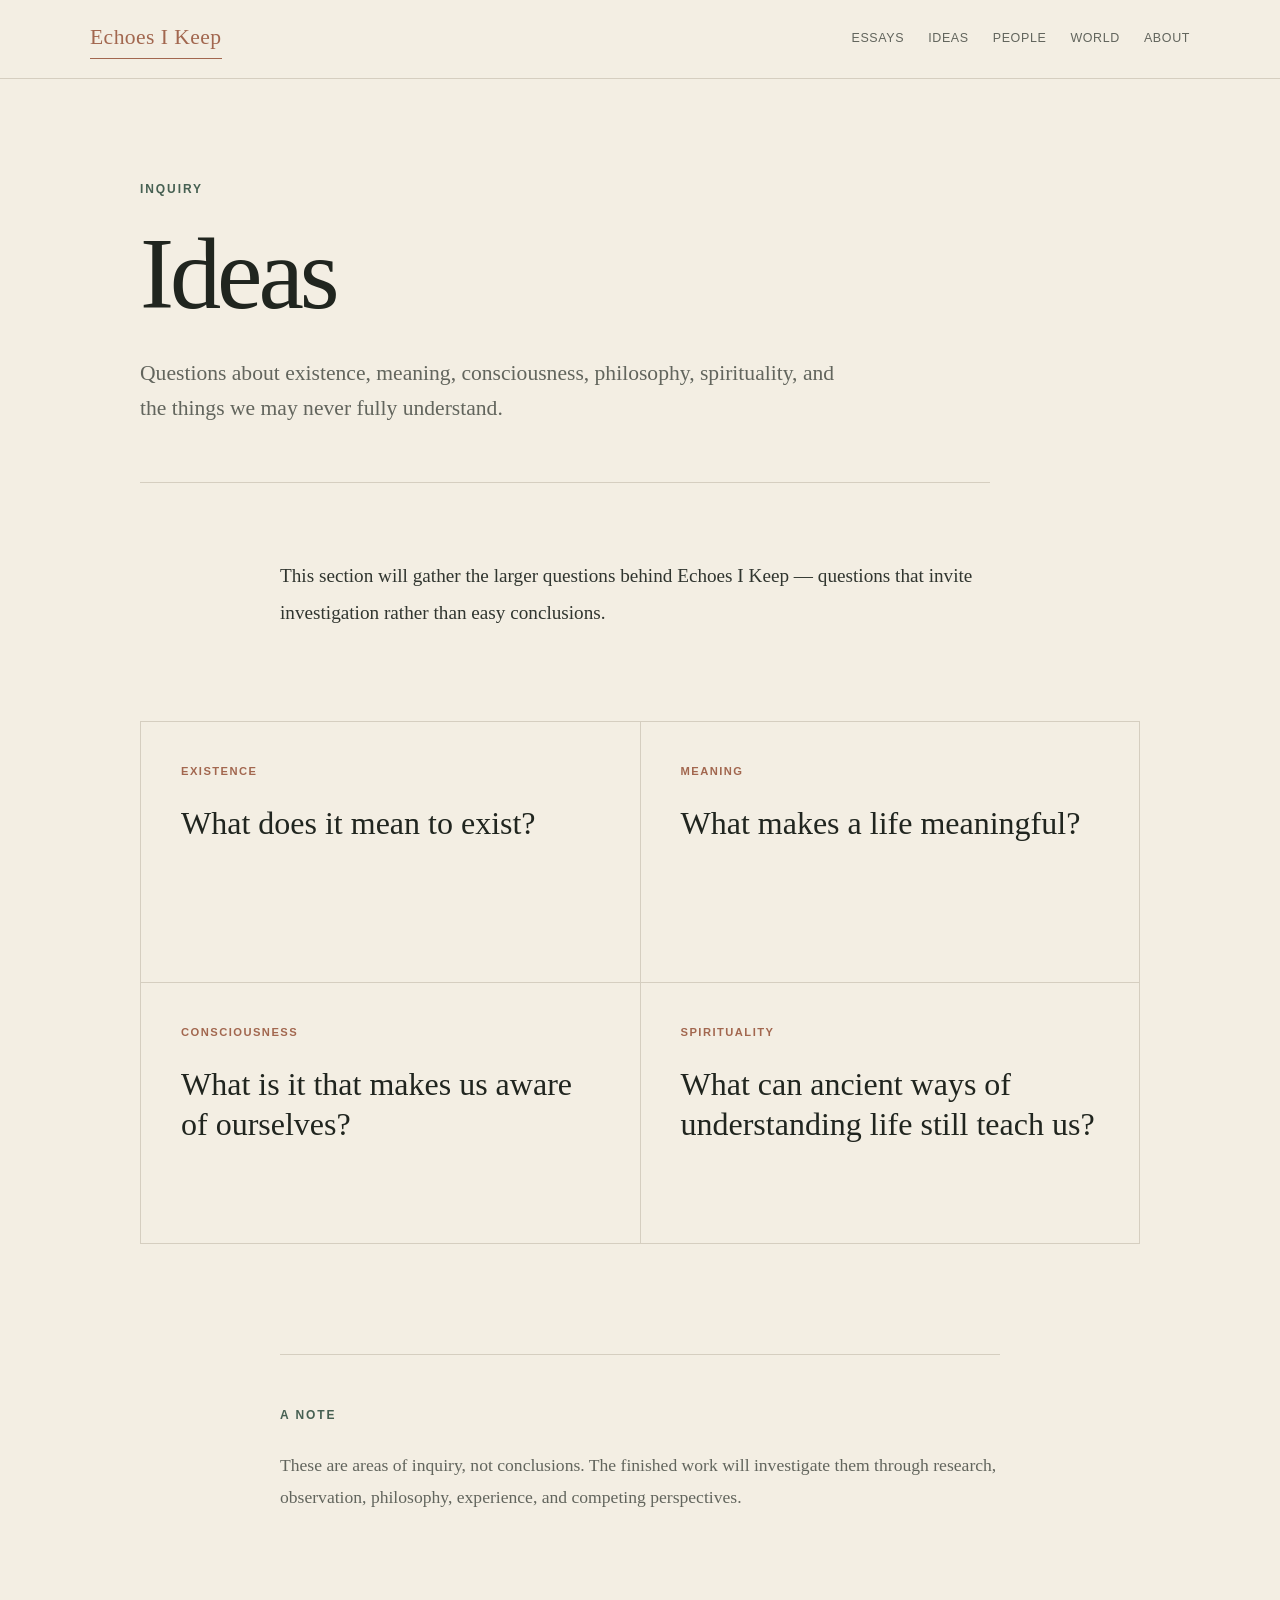
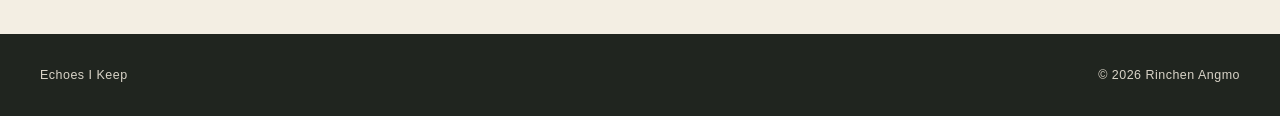
<file: ideas.html>
<!DOCTYPE html>
<html lang="en">
<head>
    <meta charset="UTF-8">
    <meta name="viewport" content="width=device-width, initial-scale=1.0">

    <title>Ideas — Echoes I Keep</title>

    <link rel="stylesheet" href="style.css">
</head>

<body>

    <!-- HEADER -->

    <header>

        <nav>

            <a href="index.html" class="logo">
                Echoes I Keep
            </a>

            <div class="nav-links">

                <a href="essays.html">Essays</a>

                <a href="ideas.html">Ideas</a>

                <a href="#">People</a>

                <a href="#">World</a>

                <a href="about.html">About</a>

            </div>

        </nav>

    </header>


    <!-- IDEAS PAGE -->

    <main>

        <section class="ideas-page">

            <header class="ideas-header">

                <p class="eyebrow">
                    Inquiry
                </p>

                <h1>
                    Ideas
                </h1>

                <p class="ideas-introduction">
                    Questions about existence, meaning,
                    consciousness, philosophy, spirituality,
                    and the things we may never fully understand.
                </p>

            </header>


            <section class="ideas-intro">

                <p>
                    This section will gather the larger questions
                    behind Echoes I Keep — questions that invite
                    investigation rather than easy conclusions.
                </p>

            </section>


            <section class="ideas-themes">

                <article class="idea-theme">

                    <p class="category">
                        Existence
                    </p>

                    <h2>
                        What does it mean to exist?
                    </h2>

                </article>


                <article class="idea-theme">

                    <p class="category">
                        Meaning
                    </p>

                    <h2>
                        What makes a life meaningful?
                    </h2>

                </article>


                <article class="idea-theme">

                    <p class="category">
                        Consciousness
                    </p>

                    <h2>
                        What is it that makes us aware of ourselves?
                    </h2>

                </article>


                <article class="idea-theme">

                    <p class="category">
                        Spirituality
                    </p>

                    <h2>
                        What can ancient ways of understanding life
                        still teach us?
                    </h2>

                </article>

            </section>


            <section class="ideas-note">

                <p class="section-label">
                    A note
                </p>

                <p>
                    These are areas of inquiry, not conclusions.
                    The finished work will investigate them through
                    research, observation, philosophy, experience,
                    and competing perspectives.
                </p>

            </section>

        </section>

    </main>


    <!-- FOOTER -->

    <footer>

        <p>
            Echoes I Keep
        </p>

        <p>
            © 2026 Rinchen Angmo
        </p>

    </footer>


    <script src="script.js"></script>

</body>
</html>
</file>
<file: style.css>
/* =========================================
   ECHOES I KEEP
   VERSION 2 — EDITORIAL DESIGN

   Palette:
   Warm Sand
   Deep Forest / Ink
   Muted Terracotta
   ========================================= */

* {
    margin: 0;
    padding: 0;
    box-sizing: border-box;
}

html {
    scroll-behavior: smooth;
}

body {
    background: #F3EEE3;
    color: #20251F;
    font-family: Arial, Helvetica, sans-serif;
    line-height: 1.7;
}

/* =========================================
   GLOBAL
   ========================================= */

a {
    color: inherit;
    text-decoration: none;
}

main {
    max-width: 1180px;
    margin: 0 auto;
    padding: 0 40px;
}

.section-label {
    margin-bottom: 24px;
    color: #466052;
    font-size: 0.75rem;
    font-weight: 700;
    letter-spacing: 0.16em;
    text-transform: uppercase;
}

/* =========================================
   HEADER / NAVIGATION
   ========================================= */

header {
    background: #F3EEE3;
    border-bottom: 1px solid #D5CEC0;
}

nav {
    max-width: 1180px;
    min-height: 78px;
    margin: 0 auto;
    padding: 0 40px;

    display: flex;
    align-items: center;
    justify-content: space-between;
    gap: 30px;
}

.logo {
    color: #A2674F;
    font-family: Georgia, "Times New Roman", sans-serif;
    font-size: 1.35rem;
    letter-spacing: 0.02em;
    white-space: nowrap;
    border-bottom: 1px solid #A2674F;
    padding-bottom: 3px;
}
.nav-links {
    display: flex;
    align-items: center;
    justify-content: flex-end;
    flex-wrap: wrap;
    gap: 24px;
}

.nav-links a {
    color: #62655D;
    font-size: 0.78rem;
    letter-spacing: 0.05em;
    text-transform: uppercase;
    transition: color 0.2s ease;
}

.nav-links a:hover {
    color: #466052;
}

/* =========================================
   HERO
   ========================================= */

.hero {
    max-width: 820px;
    padding: 110px 0 105px;
}

.eyebrow {
    margin-bottom: 18px;
    color: #466052;
    font-size: 0.78rem;
    font-weight: 700;
    letter-spacing: 0.16em;
    text-transform: uppercase;
}

.hero h1 {
    color: #20251F;
    font-family: Georgia, "Times New Roman", serif;
    font-size: clamp(3.5rem, 8vw, 7rem);
    font-weight: 400;
    line-height: 0.95;
    letter-spacing: -0.045em;
}

.author {
    margin-top: 22px;
    color: #62655D;
    font-family: Georgia, "Times New Roman", serif;
    font-size: 1.15rem;
    font-style: italic;
}

.hero-description {
    max-width: 650px;
    margin-top: 35px;
    color: #62655D;
    font-family: Georgia, "Times New Roman", serif;
    font-size: 1.35rem;
    line-height: 1.65;
}

/* =========================================
   FEATURED
   ========================================= */

/*
   This section deliberately uses deep forest
   so the page has a strong visual change.
*/

.featured {
    margin-left: -40px;
    margin-right: -40px;
    padding: 85px 90px;

    background: #466052;
    color: #F3EEE3;
}

.featured .section-label {
    color: #D9B09A;
}

.featured-article {
    max-width: 850px;
}

.category {
    margin-bottom: 12px;
    color: #466052;
    font-size: 0.75rem;
    font-weight: 700;
    letter-spacing: 0.13em;
    text-transform: uppercase;
}

.featured .category {
    color: #D9B09A;
}

.featured-article h2 {
    max-width: 850px;
    color: #F3EEE3;
    font-family: Georgia, "Times New Roman", serif;
    font-size: clamp(2.4rem, 5vw, 4.5rem);
    font-weight: 400;
    line-height: 1.05;
    letter-spacing: -0.025em;
}

.featured-article > p:not(.category) {
    max-width: 650px;
    margin-top: 25px;
    color: #E5E0D5;
    font-size: 1.05rem;
}

.read-link {
    display: inline-block;
    margin-top: 25px;
    color: #A2674F;
    font-size: 0.82rem;
    font-weight: 700;
    letter-spacing: 0.08em;
    text-transform: uppercase;
    border-bottom: 1px solid #A2674F;
    padding-bottom: 3px;
    transition:
        color 0.2s ease,
        border-color 0.2s ease,
        opacity 0.2s ease;
}

.read-link:hover {
    color: #7E4A38;
    border-color: #7E4A38;
    opacity: 0.85;
}

/* Featured section needs a lighter link */

.featured .read-link {
    color: #D9B09A;
    border-color: #D9B09A;
}

.featured .read-link:hover {
    color: #F0CDBA;
    border-color: #F0CDBA;
}

/* =========================================
   EXPLORE
   ========================================= */

.explore {
    padding: 85px 0;
    border-top: 1px solid #D5CEC0;
}

.category-grid {
    display: grid;
    grid-template-columns: repeat(3, 1fr);
    gap: 1px;

    background: #D5CEC0;
    border: 1px solid #D5CEC0;
}

.category-card {
    min-height: 210px;
    padding: 32px;
    background: #F3EEE3;

    transition:
        background 0.25s ease,
        transform 0.25s ease;
}

.category-card:hover {
    background: #E9E2D5;
}

.category-card h3 {
    margin-bottom: 15px;
    color: #20251F;
    font-family: Georgia, "Times New Roman", serif;
    font-size: 1.65rem;
    font-weight: 400;
}

.category-card p {
    color: #62655D;
    font-size: 0.92rem;
    line-height: 1.65;
}

/* =========================================
   LATEST ESSAYS
   ========================================= */

.latest {
    padding: 85px 0;
    border-top: 1px solid #D5CEC0;
}

.article-list {
    display: grid;
    grid-template-columns: repeat(3, 1fr);
    border-top: 1px solid #D5CEC0;
}

.article-preview {
    min-height: 230px;
    padding: 30px;
    border-right: 1px solid #D5CEC0;
}

.article-preview:last-child {
    border-right: none;
}

.article-preview h3 {
    color: #20251F;
    font-family: Georgia, "Times New Roman", serif;
    font-size: 1.55rem;
    font-weight: 400;
    line-height: 1.25;
}

/* =========================================
   ABOUT
   ========================================= */

.about-preview {
    max-width: 850px;
    padding: 90px 0 110px;
    border-top: 1px solid #D5CEC0;
}

.about-preview h2 {
    max-width: 750px;
    color: #20251F;
    font-family: Georgia, "Times New Roman", serif;
    font-size: clamp(2.2rem, 5vw, 4rem);
    font-weight: 400;
    line-height: 1.1;
    letter-spacing: -0.025em;
}

.about-preview > p:not(.section-label) {
    max-width: 650px;
    margin-top: 25px;
    color: #62655D;
    font-size: 1rem;
}

/* =========================================
   FOOTER
   ========================================= */

footer {
    background: #20251F;
    border-top: 1px solid #20251F;
    padding: 30px 40px;

    display: flex;
    justify-content: space-between;
    gap: 20px;

    color: #D9D4C8;
    font-size: 0.78rem;
    letter-spacing: 0.04em;
}

/* =========================================
   RESPONSIVE — TABLET
   ========================================= */

@media (max-width: 900px) {

    nav {
        align-items: flex-start;
        flex-direction: column;
        padding-top: 22px;
        padding-bottom: 22px;
    }

    .nav-links {
        justify-content: flex-start;
    }

    .featured {
        margin-left: -40px;
        margin-right: -40px;
        padding-left: 60px;
        padding-right: 60px;
    }

    .category-grid {
        grid-template-columns: repeat(2, 1fr);
    }

    .article-list {
        grid-template-columns: 1fr;
    }

    .article-preview {
        border-right: none;
        border-bottom: 1px solid #D5CEC0;
    }

    .article-preview:last-child {
        border-bottom: none;
    }
}

/* =========================================
   RESPONSIVE — MOBILE
   ========================================= */

@media (max-width: 600px) {

    main {
        padding: 0 22px;
    }

    nav {
        padding-left: 22px;
        padding-right: 22px;
    }

    .nav-links {
        gap: 12px 18px;
    }

    .nav-links a {
        font-size: 0.7rem;
    }

    .hero {
        padding: 75px 0 75px;
    }

    .hero h1 {
        font-size: 3.5rem;
    }

    .hero-description {
        font-size: 1.1rem;
    }

    .featured {
        margin-left: -22px;
        margin-right: -22px;
        padding: 60px 22px;
    }

    .featured-article h2 {
        font-size: 2.6rem;
    }

    .explore,
    .latest {
        padding: 60px 0;
    }

    .category-grid {
        grid-template-columns: 1fr;
    }

    .category-card {
        min-height: auto;
    }

    .about-preview {
        padding: 65px 0 80px;
    }

    footer {
        padding: 25px 22px;
        flex-direction: column;
    }
}   
    




 


/* =========================================
   ESSAY PAGE
   ========================================= */

.essay-page {
    max-width: 1000px;
    margin: 0 auto;
    padding: 100px 0 120px;
}

/* -----------------------------------------
   ESSAY HEADER
   ----------------------------------------- */

.essay-header {
    max-width: 850px;
   margin-bottom: 90px;
    border-bottom: 1px solid #D5CEC0;
    padding-bottom: 50px;
}

.essay-header .category {
    margin-bottom: 22px;
    color: #466052;
    font-size: 0.75rem;
    font-weight: 700;
    letter-spacing: 0.16em;
    text-transform: uppercase;
}

.essay-header h1 {
    color: #20251F;
    font-family: Georgia, "Times New Roman", serif;
    font-size: clamp(3rem, 7vw, 5.8rem);
    font-weight: 400;
    line-height: 1.02;
    letter-spacing: -0.04em;
}

.essay-author {
    margin-top: 28px;
    color: #62655D;
    font-family: Georgia, "Times New Roman", serif;
    font-size: 1rem;
    font-style: italic;
}


/* -----------------------------------------
   ESSAY BODY
   ----------------------------------------- */

.essay-body {
    max-width: 720px;
    margin: 30px auto 0;
}


.essay-body p {
    margin-bottom: 34px;
    color: #30352F;
    font-family: Georgia, "Times New Roman", serif;
    font-size: 1.15rem;
    line-height: 1.95;
}

.essay-body p:first-child {
    margin-top: 0;
}


/* -----------------------------------------
   ESSAY NAVIGATION
   ----------------------------------------- */

.essay-navigation {
    max-width: 720px;
    margin: 100px auto 0;
    padding-top: 35px;
    border-top: 1px solid #D5CEC0;

    display: grid;
    grid-template-columns: 1fr 1fr;
    gap: 40px;
}

.previous-essay,
.next-essay {
    display: flex;
    flex-direction: column;
    gap: 10px;
    padding: 10px 0;

    transition: color 0.2s ease;
}

.previous-essay {
    text-align: left;
}

.next-essay {
    text-align: right;
}

.previous-essay span,
.next-essay span {
    color: #A2674F;
    font-size: 0.75rem;
    font-weight: 700;
    letter-spacing: 0.1em;
    text-transform: uppercase;
}

.previous-essay strong,
.next-essay strong {
    color: #20251F;
    font-family: Georgia, "Times New Roman", serif;
    font-size: 1.05rem;
    font-weight: 400;
}

.previous-essay:hover strong,
.next-essay:hover strong {
    color: #466052;
}


/* -----------------------------------------
   RELATED ESSAYS
   ----------------------------------------- */

.related-essays {
    margin-top: 120px;
    padding-top: 55px;
    border-top: 1px solid #D5CEC0;
}

.related-essays .section-label {
    margin-bottom: 30px;
}

.related-grid {
    display: grid;
    grid-template-columns: repeat(3, 1fr);
    gap: 1px;

    background: #D5CEC0;
    border: 1px solid #D5CEC0;
}

.related-card {
    min-height: 190px;
    padding: 28px;
    background: #F3EEE3;

    transition: background 0.25s ease;
}

.related-card:hover {
    background: #E9E2D5;
}

.related-card .category {
    margin-bottom: 15px;
    color: #466052;
    font-size: 0.7rem;
    font-weight: 700;
    letter-spacing: 0.13em;
    text-transform: uppercase;
}

.related-card h3 {
    color: #20251F;
    font-family: Georgia, "Times New Roman", serif;
    font-size: 1.35rem;
    font-weight: 400;
    line-height: 1.3;
}


/* =========================================
   ESSAY PAGE — MOBILE
   ========================================= */

@media (max-width: 700px) {

    .essay-page {
        padding: 70px 0 85px;
    }

    .essay-header {
        margin-bottom: 50px;
        padding-bottom: 35px;
    }

    .essay-header h1 {
        font-size: 3rem;
    }

    .essay-body p {
        font-size: 1.08rem;
        line-height: 1.85;
    }

    .essay-navigation {
        grid-template-columns: 1fr;
        gap: 25px;
        margin-top: 75px;
    }

    .next-essay {
        text-align: left;
    }

    .related-essays {
        margin-top: 85px;
    }

    .related-grid {
        grid-template-columns: 1fr;
    }

    .related-card {
        min-height: auto;
    }
}

/* =========================================
   ABOUT PAGE
   ========================================= */

.about-page {
    max-width: 1000px;
    margin: 0 auto;
    padding: 100px 0 120px;
}


/* -----------------------------------------
   ABOUT HEADER
   ----------------------------------------- */

.about-header {
    max-width: 850px;
    margin-bottom: 75px;
    padding-bottom: 55px;
    border-bottom: 1px solid #D5CEC0;
}

.about-header .eyebrow {
    margin-bottom: 24px;
    color: #466052;
    font-size: 0.75rem;
    font-weight: 700;
    letter-spacing: 0.16em;
    text-transform: uppercase;
}

.about-header h1 {
    color: #20251F;
    font-family: Georgia, "Times New Roman", serif;
    font-size: clamp(3.5rem, 8vw, 6.5rem);
    font-weight: 400;
    line-height: 1;
    letter-spacing: -0.04em;
}

.about-subtitle {
    max-width: 650px;
    margin-top: 30px;
    color: #62655D;
    font-family: Georgia, "Times New Roman", serif;
    font-size: 1.5rem;
    line-height: 1.5;
}


/* -----------------------------------------
   ABOUT CONTENT
   ----------------------------------------- */

.about-content {
    max-width: 720px;
    margin: 0 auto;
}

.about-content p {
    margin-bottom: 30px;
    color: #30352F;
    font-family: Georgia, "Times New Roman", serif;
    font-size: 1.2rem;
    line-height: 1.9;
}


/* -----------------------------------------
   ABOUT WRITER
   ----------------------------------------- */

.about-author {
    max-width: 720px;
    margin: 110px auto 0;
    padding-top: 55px;
    border-top: 1px solid #D5CEC0;
}

.about-author .section-label {
    margin-bottom: 25px;
}

.about-author h2 {
    margin-bottom: 20px;
    color: #20251F;
    font-family: Georgia, "Times New Roman", serif;
    font-size: 2.8rem;
    font-weight: 400;
    line-height: 1.1;
}

.about-author p:last-child {
    max-width: 650px;
    color: #62655D;
    font-family: Georgia, "Times New Roman", serif;
    font-size: 1.1rem;
    line-height: 1.8;
}


/* =========================================
   ABOUT PAGE — MOBILE
   ========================================= */

@media (max-width: 700px) {

    .about-page {
        padding: 70px 0 85px;
    }

    .about-header {
        margin-bottom: 55px;
        padding-bottom: 40px;
    }

    .about-header h1 {
        font-size: 3.5rem;
    }

    .about-subtitle {
        font-size: 1.25rem;
    }

    .about-content p {
        font-size: 1.08rem;
        line-height: 1.85;
    }

    .about-author {
        margin-top: 80px;
        padding-top: 45px;
    }

    .about-author h2 {
        font-size: 2.3rem;
    }
}

/* =========================================
   ESSAYS PAGE
   ========================================= */

.essays-page {
    max-width: 1000px;
    margin: 0 auto;
    padding: 100px 0 120px;
}


/* -----------------------------------------
   ESSAYS HEADER
   ----------------------------------------- */

.essays-header {
    max-width: 850px;
    margin-bottom: 80px;
    padding-bottom: 55px;
    border-bottom: 1px solid #D5CEC0;
}

.essays-header .eyebrow {
    margin-bottom: 24px;
    color: #466052;
    font-size: 0.75rem;
    font-weight: 700;
    letter-spacing: 0.16em;
    text-transform: uppercase;
}

.essays-header h1 {
    color: #20251F;
    font-family: Georgia, "Times New Roman", serif;
    font-size: clamp(3.5rem, 8vw, 6.5rem);
    font-weight: 400;
    line-height: 1;
    letter-spacing: -0.04em;
}

.essays-introduction {
    max-width: 680px;
    margin-top: 30px;
    color: #62655D;
    font-family: Georgia, "Times New Roman", serif;
    font-size: 1.35rem;
    line-height: 1.65;
}


/* -----------------------------------------
   ESSAY LIST
   ----------------------------------------- */

.essays-list {
    border-top: 1px solid #D5CEC0;
}

.essay-card {
    padding: 50px 0 55px;
    border-bottom: 1px solid #D5CEC0;
}

.essay-card .category {
    margin-bottom: 18px;
}

.essay-card h2 {
    max-width: 800px;
    margin-bottom: 18px;
    color: #20251F;
    font-family: Georgia, "Times New Roman", serif;
    font-size: clamp(2rem, 4vw, 3.2rem);
    font-weight: 400;
    line-height: 1.12;
    letter-spacing: -0.02em;
}

.essay-card h2 a {
    transition: color 0.2s ease;
}

.essay-card h2 a:hover {
    color: #466052;
}

.essay-card > p:not(.category) {
    max-width: 680px;
    margin-bottom: 5px;
    color: #62655D;
    font-size: 1rem;
    line-height: 1.7;
}

.essay-card .read-link {
    margin-top: 20px;
}


/* =========================================
   ESSAYS PAGE — MOBILE
   ========================================= */

@media (max-width: 700px) {

    .essays-page {
        padding: 70px 0 85px;
    }

    .essays-header {
        margin-bottom: 55px;
        padding-bottom: 40px;
    }

    .essays-header h1 {
        font-size: 3.5rem;
    }

    .essays-introduction {
        font-size: 1.15rem;
    }

    .essay-card {
        padding: 40px 0 45px;
    }

    .essay-card h2 {
        font-size: 2rem;
    }

    .essay-card > p:not(.category) {
        font-size: 0.98rem;
    }
}

/* =========================================
   IDEAS PAGE
   ========================================= */

.ideas-page {
    max-width: 1000px;
    margin: 0 auto;
    padding: 100px 0 120px;
}


/* -----------------------------------------
   IDEAS HEADER
   ----------------------------------------- */

.ideas-header {
    max-width: 850px;
    margin-bottom: 75px;
    padding-bottom: 55px;
    border-bottom: 1px solid #D5CEC0;
}

.ideas-header .eyebrow {
    margin-bottom: 24px;
    color: #466052;
    font-size: 0.75rem;
    font-weight: 700;
    letter-spacing: 0.16em;
    text-transform: uppercase;
}

.ideas-header h1 {
    color: #20251F;
    font-family: Georgia, "Times New Roman", serif;
    font-size: clamp(3.5rem, 8vw, 6.5rem);
    font-weight: 400;
    line-height: 1;
    letter-spacing: -0.04em;
}

.ideas-introduction {
    max-width: 700px;
    margin-top: 30px;
    color: #62655D;
    font-family: Georgia, "Times New Roman", serif;
    font-size: 1.35rem;
    line-height: 1.65;
}


/* -----------------------------------------
   IDEAS INTRODUCTION
   ----------------------------------------- */

.ideas-intro {
    max-width: 720px;
    margin: 0 auto 90px;
}

.ideas-intro p {
    color: #30352F;
    font-family: Georgia, "Times New Roman", serif;
    font-size: 1.2rem;
    line-height: 1.9;
}


/* -----------------------------------------
   AREAS OF INQUIRY
   ----------------------------------------- */

.ideas-themes {
    display: grid;
    grid-template-columns: repeat(2, 1fr);
    gap: 1px;

    background: #D5CEC0;
    border: 1px solid #D5CEC0;
}

.idea-theme {
    min-height: 260px;
    padding: 40px;
    background: #F3EEE3;

    transition: background 0.25s ease;
}

.idea-theme:hover {
    background: #E9E2D5;
}

.idea-theme .category {
    margin-bottom: 22px;
    color: #A2674F;
    font-size: 0.7rem;
    font-weight: 700;
    letter-spacing: 0.13em;
    text-transform: uppercase;
}

.idea-theme h2 {
    max-width: 420px;
    color: #20251F;
    font-family: Georgia, "Times New Roman", serif;
    font-size: 2rem;
    font-weight: 400;
    line-height: 1.25;
}


/* -----------------------------------------
   EDITORIAL NOTE
   ----------------------------------------- */

.ideas-note {
    max-width: 720px;
    margin: 110px auto 0;
    padding-top: 50px;
    border-top: 1px solid #D5CEC0;
}

.ideas-note .section-label {
    margin-bottom: 25px;
}

.ideas-note p:last-child {
    color: #62655D;
    font-family: Georgia, "Times New Roman", serif;
    font-size: 1.1rem;
    line-height: 1.8;
}


/* =========================================
   IDEAS PAGE — MOBILE
   ========================================= */

@media (max-width: 700px) {

    .ideas-page {
        padding: 70px 0 85px;
    }

    .ideas-header {
        margin-bottom: 55px;
        padding-bottom: 40px;
    }

    .ideas-header h1 {
        font-size: 3.5rem;
    }

    .ideas-introduction {
        font-size: 1.15rem;
    }

    .ideas-intro {
        margin-bottom: 65px;
    }

    .ideas-intro p {
        font-size: 1.08rem;
        line-height: 1.85;
    }

    .ideas-themes {
        grid-template-columns: 1fr;
    }

    .idea-theme {
        min-height: auto;
        padding: 35px;
    }

    .idea-theme h2 {
        font-size: 1.8rem;
    }

    .ideas-note {
        margin-top: 80px;
        padding-top: 40px;
    }
}

/* =========================================
   ESSAY PAGE — CURRENT STRUCTURE
   ========================================= */

.essay-page {
    max-width: 1000px;
    margin: 0 auto;
    padding: 100px 0 120px;
}

/* Essay heading area */

.essay-category {
    margin-bottom: 22px;
    color: #466052;
    font-size: 0.75rem;
    font-weight: 700;
    letter-spacing: 0.16em;
    text-transform: uppercase;
}

.essay-page h1 {
    max-width: 850px;
    color: #20251F;
    font-family: Georgia, "Times New Roman", serif;
    font-size: clamp(3rem, 7vw, 5.8rem);
    font-weight: 400;
    line-height: 1.02;
    letter-spacing: -0.04em;
}

/* Introductory sentence */

.essay-intro {
    max-width: 720px;
    margin-top: 32px;
    margin-bottom: 85px !important;
    color: #62655D;
    font-family: Georgia, "Times New Roman", serif;
    font-size: 1.25rem;
    line-height: 1.7;
}

/* Main essay */

.essay-content {
    max-width: 720px;
    margin: 0 auto;
}

.essay-content p {
    margin-bottom: 30px;

    color: #30352F;
    font-family: Georgia, "Times New Roman", serif;
    font-size: 1.2rem;
    line-height: 1.9;
}

/* Give the final paragraph a little breathing room */

.essay-content p:last-child {
    margin-bottom: 0;
}


/* =========================================
   ESSAY PAGE — MOBILE
   ========================================= */

@media (max-width: 700px) {

    .essay-page {
        padding: 70px 22px 85px;
    }

    .essay-page h1 {
        font-size: 3rem;
    }

    .essay-intro {
        margin-top: 25px;
        margin-bottom: 60px;
        font-size: 1.1rem;
    }

    .essay-content p {
        font-size: 1.08rem;
        line-height: 1.85;
        margin-bottom: 28px;
    }
}
</file>
